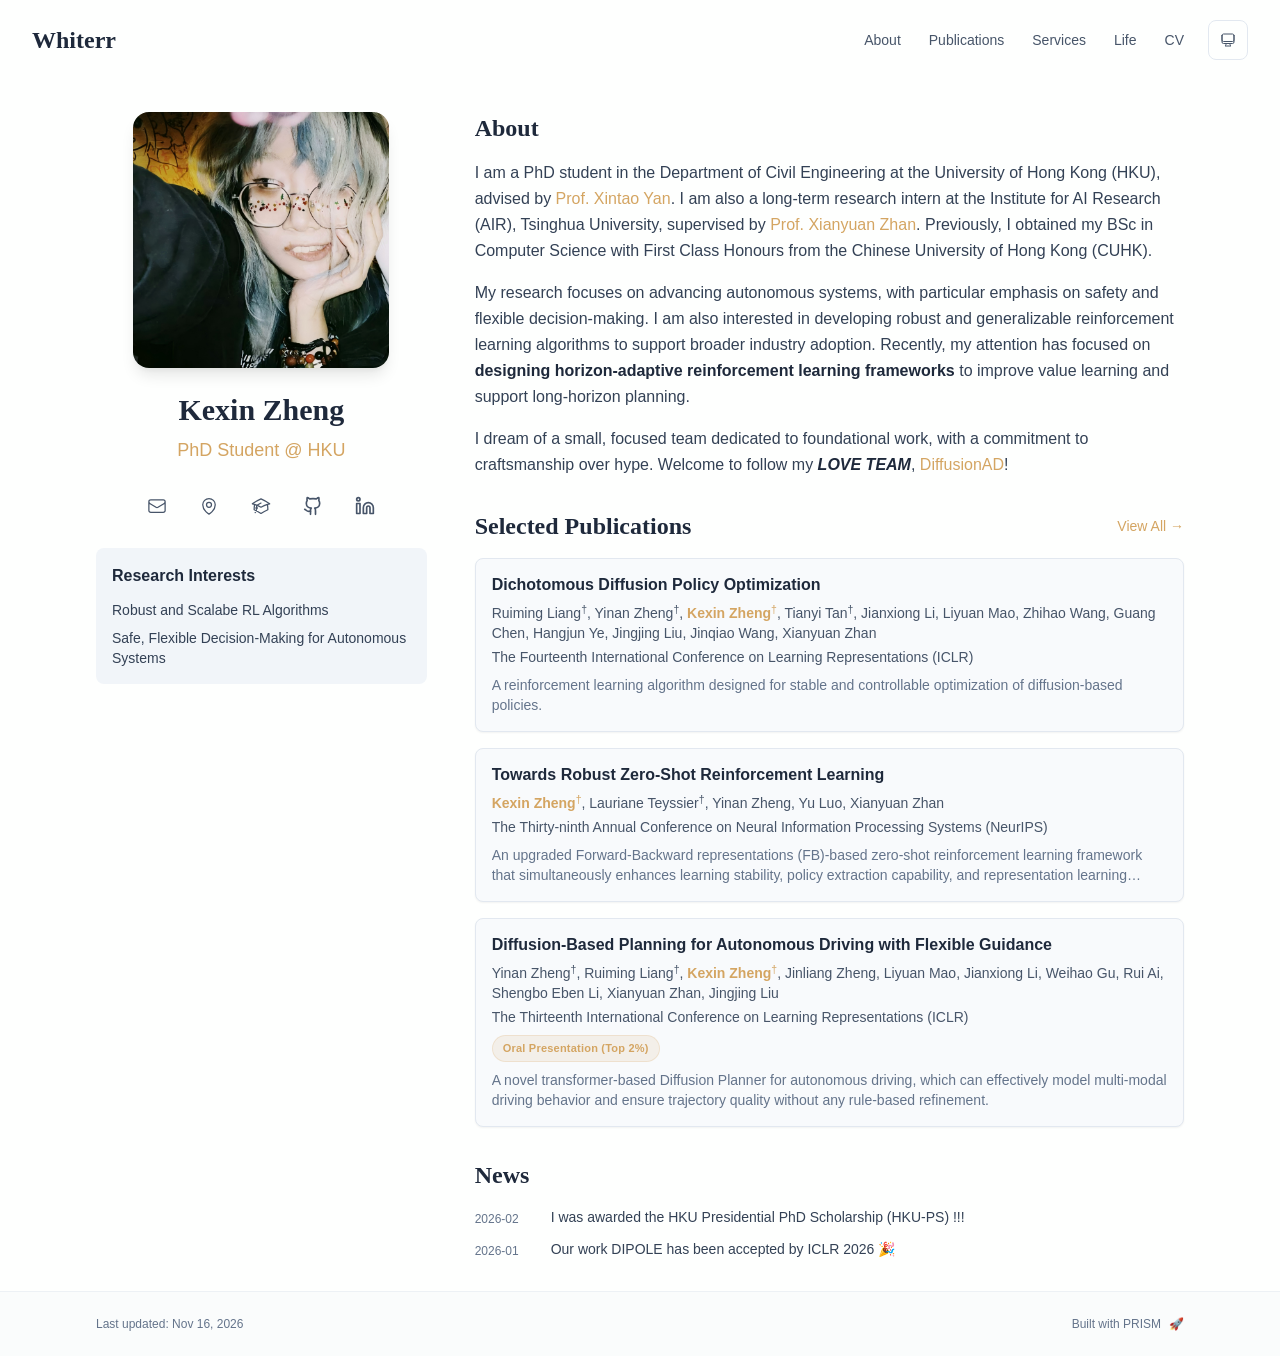
<file: index.html>
<!DOCTYPE html><html lang="en" class="scroll-smooth"><head><meta charSet="utf-8"/><meta name="viewport" content="width=device-width, initial-scale=1"/><link rel="preload" as="image" href="/bio.jpg"/><link rel="stylesheet" href="/_next/static/css/f4b701fb5fc42ae4.css" data-precedence="next"/><link rel="preload" as="script" fetchPriority="low" href="/_next/static/chunks/webpack-679b75d1c4c2027c.js"/><script src="/_next/static/chunks/4bd1b696-70b6d399998de86a.js" async=""></script><script src="/_next/static/chunks/684-5aaa8290a129f299.js" async=""></script><script src="/_next/static/chunks/main-app-18725a5e8043c5b7.js" async=""></script><script src="/_next/static/chunks/461-a9a5d7b05a71d978.js" async=""></script><script src="/_next/static/chunks/874-6cc630662f3664af.js" async=""></script><script src="/_next/static/chunks/291-e39730cc9327e39b.js" async=""></script><script src="/_next/static/chunks/app/layout-f47ed4cefe265c3a.js" async=""></script><script src="/_next/static/chunks/178-595a94b9af1e67b5.js" async=""></script><script src="/_next/static/chunks/748-90fc307eb6cb0c21.js" async=""></script><script src="/_next/static/chunks/app/page-546f337a4bda7644.js" async=""></script><link rel="icon" href="/kkd.jpg" type="image/svg+xml"/><link rel="dns-prefetch" href="https://jialeliu.com"/><link rel="preconnect" href="https://jialeliu.com" crossorigin=""/><link rel="preload" as="font" type="font/woff2" href="https://jialeliu.com/fonts/georgiab.woff2" crossorigin=""/><script>
              try {
                const theme = localStorage.getItem('theme-storage');
                const parsed = theme ? JSON.parse(theme) : null;
                const setting = parsed?.state?.theme || 'system';
                const prefersDark = typeof window !== 'undefined' && window.matchMedia && window.matchMedia('(prefers-color-scheme: dark)').matches;
                const effective = setting === 'dark' ? 'dark' : (setting === 'light' ? 'light' : (prefersDark ? 'dark' : 'light'));
                var root = document.documentElement;
                root.classList.add(effective);
                root.setAttribute('data-theme', effective);
              } catch (e) {
                var root = document.documentElement;
                root.classList.add('light');
                root.setAttribute('data-theme', 'light');
              }
            </script><script>
    try {
      const cfg = {"enabled":false,"locales":["en"],"defaultLocale":"en","mode":"fixed","fixedLocale":"en","persist":false,"switcher":false,"labels":{"en":"English"}};
      const storageKey = 'locale-storage';
      const normalize = (value) => typeof value === 'string' ? value.trim().replace('_', '-').toLowerCase() : '';
      const matchLocale = (candidate) => {
        const normalized = normalize(candidate);
        if (!normalized) return null;
        if (cfg.locales.includes(normalized)) return normalized;
        const language = normalized.split('-')[0];
        if (cfg.locales.includes(language)) return language;
        return null;
      };

      let resolved = null;

      if (!cfg.enabled) {
        resolved = cfg.defaultLocale;
      } else if (cfg.persist) {
        resolved = matchLocale(localStorage.getItem(storageKey));
      }

      if (!resolved) {
        if (cfg.mode === 'fixed') {
          resolved = cfg.fixedLocale;
        } else {
          resolved = matchLocale(navigator.language);
        }
      }

      if (!resolved) {
        resolved = cfg.defaultLocale;
      }

      const root = document.documentElement;
      root.lang = resolved;
      root.setAttribute('data-locale', resolved);

      if (cfg.persist) {
        localStorage.setItem(storageKey, resolved);
      }
    } catch (e) {
      const root = document.documentElement;
      root.lang = 'en';
      root.setAttribute('data-locale', 'en');
    }
  </script><title>Whiterr</title><meta name="description" content="PhD student @ HKU."/><meta name="author" content="Kexin Zheng"/><meta name="keywords" content="Kexin Zheng,PhD,Research,"/><meta name="creator" content="Kexin Zheng"/><meta name="publisher" content="Kexin Zheng"/><meta property="og:title" content="Whiterr"/><meta property="og:description" content="PhD student @ HKU."/><meta property="og:site_name" content="Kexin Zheng&#x27;s Academic Website"/><meta property="og:locale" content="en_US"/><meta property="og:type" content="website"/><meta name="twitter:card" content="summary"/><meta name="twitter:title" content="Whiterr"/><meta name="twitter:description" content="PhD student @ HKU."/><link rel="icon" href="/kkd.jpg"/><script>document.querySelectorAll('body link[rel="icon"], body link[rel="apple-touch-icon"]').forEach(el => document.head.appendChild(el))</script><script src="/_next/static/chunks/polyfills-42372ed130431b0a.js" noModule=""></script></head><body class="font-sans antialiased"><div style="visibility:hidden"><nav class="fixed top-0 left-0 right-0 z-50" data-headlessui-state=""><div class="transition-all duration-300 ease-out bg-transparent" style="transform:translateY(-100px)"><div class="max-w-7xl mx-auto px-4 sm:px-6 lg:px-8"><div class="flex justify-between items-center h-16 lg:h-20"><div class="flex-shrink-0" tabindex="0"><a class="text-xl lg:text-2xl font-serif font-semibold text-primary hover:text-accent transition-colors duration-200" href="/">Whiterr</a></div><div class="hidden lg:block"><div class="ml-10 flex items-center space-x-3"><div class="relative flex items-baseline space-x-1"><a data-nav-href="/" class="relative px-3 py-2 text-sm font-medium rounded-lg transition-colors duration-150 text-primary" href="/">About</a><a data-nav-href="/publications" class="relative px-3 py-2 text-sm font-medium rounded-lg transition-colors duration-150 text-neutral-600" href="/publications/">Publications</a><a data-nav-href="/services" class="relative px-3 py-2 text-sm font-medium rounded-lg transition-colors duration-150 text-neutral-600" href="/services/">Services</a><a data-nav-href="/life" class="relative px-3 py-2 text-sm font-medium rounded-lg transition-colors duration-150 text-neutral-600" href="/life/">Life</a><a data-nav-href="/cv" class="relative px-3 py-2 text-sm font-medium rounded-lg transition-colors duration-150 text-neutral-600" href="/cv/">CV</a></div><div class="flex items-center justify-center w-10 h-10 rounded-lg border border-neutral-200 dark:border-[rgba(148,163,184,0.24)] bg-background dark:bg-neutral-800"><div class="w-4 h-4 rounded-full bg-neutral-300 animate-pulse"></div></div></div></div><div class="lg:hidden flex items-center space-x-2"><div class="flex items-center justify-center w-10 h-10 rounded-lg border border-neutral-200 dark:border-[rgba(148,163,184,0.24)] bg-background dark:bg-neutral-800"><div class="w-4 h-4 rounded-full bg-neutral-300 animate-pulse"></div></div><button class="inline-flex items-center justify-center p-2 rounded-md text-neutral-600 hover:text-primary hover:bg-neutral-100 dark:hover:bg-neutral-800 focus:outline-none focus:ring-2 focus:ring-inset focus:ring-accent transition-colors duration-200" id="headlessui-disclosure-button-«R7pdb»" type="button" aria-expanded="false" data-headlessui-state=""><span class="sr-only">Open main menu</span><div><svg xmlns="http://www.w3.org/2000/svg" fill="none" viewBox="0 0 24 24" stroke-width="1.5" stroke="currentColor" aria-hidden="true" data-slot="icon" class="block h-6 w-6"><path stroke-linecap="round" stroke-linejoin="round" d="M3.75 6.75h16.5M3.75 12h16.5m-16.5 5.25h16.5"></path></svg></div></button></div></div></div></div></nav><main class="min-h-screen pt-16 lg:pt-20"><div class="max-w-6xl mx-auto px-4 sm:px-6 lg:px-8 py-8 bg-background min-h-screen"><div class="grid grid-cols-1 lg:grid-cols-3 gap-12"><div class="lg:col-span-1"><div class="sticky top-8" style="opacity:0;transform:translateY(20px)"><div class="w-64 h-64 mx-auto mb-6 rounded-2xl overflow-hidden shadow-lg hover:shadow-xl transition-all duration-200 hover:scale-105"><img alt="Kexin Zheng" width="256" height="256" decoding="async" data-nimg="1" class="w-full h-full object-cover object-[32%_center]" style="color:transparent" src="/bio.jpg"/></div><div class="text-center mb-6"><h1 class="text-3xl font-serif font-bold text-primary mb-2">Kexin Zheng</h1><p class="text-lg text-accent font-medium mb-1">PhD Student @ HKU</p><p class="text-neutral-600 mb-2"></p></div><div class="flex flex-wrap justify-center gap-3 sm:gap-4 mb-6 relative px-2"><div class="relative"><button class="p-2 sm:p-2 transition-colors duration-200 text-neutral-600 dark:text-neutral-400 hover:text-accent" aria-label="Email"><svg xmlns="http://www.w3.org/2000/svg" fill="none" viewBox="0 0 24 24" stroke-width="1.5" stroke="currentColor" aria-hidden="true" data-slot="icon" class="h-5 w-5"><path stroke-linecap="round" stroke-linejoin="round" d="M21.75 6.75v10.5a2.25 2.25 0 0 1-2.25 2.25h-15a2.25 2.25 0 0 1-2.25-2.25V6.75m19.5 0A2.25 2.25 0 0 0 19.5 4.5h-15a2.25 2.25 0 0 0-2.25 2.25m19.5 0v.243a2.25 2.25 0 0 1-1.07 1.916l-7.5 4.615a2.25 2.25 0 0 1-2.36 0L3.32 8.91a2.25 2.25 0 0 1-1.07-1.916V6.75"></path></svg></button></div><div class="relative"><button class="p-2 sm:p-2 transition-colors duration-200 text-neutral-600 dark:text-neutral-400 hover:text-accent" aria-label="Location"><svg xmlns="http://www.w3.org/2000/svg" fill="none" viewBox="0 0 24 24" stroke-width="1.5" stroke="currentColor" aria-hidden="true" data-slot="icon" class="h-5 w-5"><path stroke-linecap="round" stroke-linejoin="round" d="M15 10.5a3 3 0 1 1-6 0 3 3 0 0 1 6 0Z"></path><path stroke-linecap="round" stroke-linejoin="round" d="M19.5 10.5c0 7.142-7.5 11.25-7.5 11.25S4.5 17.642 4.5 10.5a7.5 7.5 0 1 1 15 0Z"></path></svg></button></div><a href="https://scholar.google.com/citations?hl=en&amp;user=aIaHPOQAAAAJ" target="_blank" rel="noopener noreferrer" class="p-2 sm:p-2 text-neutral-600 dark:text-neutral-400 hover:text-accent transition-colors duration-200" aria-label="Google Scholar"><svg xmlns="http://www.w3.org/2000/svg" fill="none" viewBox="0 0 24 24" stroke-width="1.5" stroke="currentColor" aria-hidden="true" data-slot="icon" class="h-5 w-5"><path stroke-linecap="round" stroke-linejoin="round" d="M4.26 10.147a60.438 60.438 0 0 0-.491 6.347A48.62 48.62 0 0 1 12 20.904a48.62 48.62 0 0 1 8.232-4.41 60.46 60.46 0 0 0-.491-6.347m-15.482 0a50.636 50.636 0 0 0-2.658-.813A59.906 59.906 0 0 1 12 3.493a59.903 59.903 0 0 1 10.399 5.84c-.896.248-1.783.52-2.658.814m-15.482 0A50.717 50.717 0 0 1 12 13.489a50.702 50.702 0 0 1 7.74-3.342M6.75 15a.75.75 0 1 0 0-1.5.75.75 0 0 0 0 1.5Zm0 0v-3.675A55.378 55.378 0 0 1 12 8.443m-7.007 11.55A5.981 5.981 0 0 0 6.75 15.75v-1.5"></path></svg></a><a href="https://github.com/Whiterrrrr" target="_blank" rel="noopener noreferrer" class="p-2 sm:p-2 text-neutral-600 dark:text-neutral-400 hover:text-accent transition-colors duration-200" aria-label="GitHub"><svg xmlns="http://www.w3.org/2000/svg" width="24" height="24" viewBox="0 0 24 24" fill="none" stroke="currentColor" stroke-width="2" stroke-linecap="round" stroke-linejoin="round" class="lucide lucide-github h-5 w-5" aria-hidden="true"><path d="M15 22v-4a4.8 4.8 0 0 0-1-3.5c3 0 6-2 6-5.5.08-1.25-.27-2.48-1-3.5.28-1.15.28-2.35 0-3.5 0 0-1 0-3 1.5-2.64-.5-5.36-.5-8 0C6 2 5 2 5 2c-.3 1.15-.3 2.35 0 3.5A5.403 5.403 0 0 0 4 9c0 3.5 3 5.5 6 5.5-.39.49-.68 1.05-.85 1.65-.17.6-.22 1.23-.15 1.85v4"></path><path d="M9 18c-4.51 2-5-2-7-2"></path></svg></a><a href="https://www.linkedin.com/in/kexin-zheng-934a41242" target="_blank" rel="noopener noreferrer" class="p-2 sm:p-2 text-neutral-600 dark:text-neutral-400 hover:text-accent transition-colors duration-200" aria-label="LinkedIn"><svg xmlns="http://www.w3.org/2000/svg" width="24" height="24" viewBox="0 0 24 24" fill="none" stroke="currentColor" stroke-width="2" stroke-linecap="round" stroke-linejoin="round" class="lucide lucide-linkedin h-5 w-5" aria-hidden="true"><path d="M16 8a6 6 0 0 1 6 6v7h-4v-7a2 2 0 0 0-2-2 2 2 0 0 0-2 2v7h-4v-7a6 6 0 0 1 6-6z"></path><rect width="4" height="12" x="2" y="9"></rect><circle cx="4" cy="4" r="2"></circle></svg></a></div><div class="bg-neutral-100 dark:bg-neutral-800 rounded-lg p-4 mb-6 hover:shadow-lg transition-all duration-200 hover:scale-[1.02]"><h3 class="font-semibold text-primary mb-3">Research Interests</h3><div class="space-y-2 text-sm text-neutral-700 dark:text-neutral-500"><div>Robust and Scalabe RL Algorithms</div><div>Safe, Flexible Decision-Making for Autonomous Systems</div></div></div></div></div><div class="lg:col-span-2 space-y-8"><section id="about" class="scroll-mt-24 space-y-8"><section style="opacity:0;transform:translateY(20px)"><h2 class="text-2xl font-serif font-bold text-primary mb-4">About</h2><div class="text-neutral-700 dark:text-neutral-600 leading-relaxed"><p class="mb-4 last:mb-0">I am a PhD student in the Department of Civil Engineering at the University of Hong Kong (HKU), advised by <a href="https://www.civil.hku.hk/pp-yanxt.html" node="[object Object]" target="_blank" rel="noopener noreferrer" class="text-accent font-medium transition-all duration-200 rounded hover:bg-accent/10 hover:shadow-sm">Prof. Xintao Yan</a>. I am also a long-term research intern at the Institute for AI Research (AIR), Tsinghua University, supervised by <a href="https://air-dream.netlify.app/author/xianyuan-zhan/" node="[object Object]" target="_blank" rel="noopener noreferrer" class="text-accent font-medium transition-all duration-200 rounded hover:bg-accent/10 hover:shadow-sm">Prof. Xianyuan Zhan</a>. Previously, I obtained my BSc in Computer Science with First Class Honours from the Chinese University of Hong Kong (CUHK).</p>
<p class="mb-4 last:mb-0">My research focuses on advancing autonomous systems, with particular emphasis on safety and flexible decision-making. I am also interested in developing robust and generalizable reinforcement learning algorithms to support broader industry adoption. Recently, my attention has focused on <strong class="font-semibold text-primary">designing horizon-adaptive reinforcement learning frameworks</strong> to improve value learning and support long-horizon planning.</p>
<p class="mb-4 last:mb-0">I dream of a small, focused team dedicated to foundational work, with a commitment to craftsmanship over hype. Welcome to follow my <em class="italic text-neutral-600 dark:text-neutral-500"><strong class="font-semibold text-primary">LOVE TEAM</strong></em>, <a href="https://github.com/DiffusionAD" node="[object Object]" target="_blank" rel="noopener noreferrer" class="text-accent font-medium transition-all duration-200 rounded hover:bg-accent/10 hover:shadow-sm">DiffusionAD</a>!</p></div></section><section style="opacity:0;transform:translateY(20px)"><div class="flex items-center justify-between mb-4"><h2 class="text-2xl font-serif font-bold text-primary">Selected Publications</h2><a class="text-accent hover:text-accent-dark text-sm font-medium transition-all duration-200 rounded hover:bg-accent/10 hover:shadow-sm" href="/publications/">View All<!-- --> →</a></div><div class="space-y-4"><div class="bg-neutral-50 dark:bg-neutral-800 p-4 rounded-lg shadow-sm border border-neutral-200 dark:border-[rgba(148,163,184,0.24)] hover:shadow-lg transition-all duration-200 hover:scale-[1.02]" style="opacity:0;transform:translateY(20px)"><h3 class="font-semibold text-primary mb-2 leading-tight">Dichotomous Diffusion Policy Optimization</h3><p class="text-sm text-neutral-600 dark:text-neutral-500 mb-1"><span><span class=" ">Ruiming Liang</span><sup class="ml-0 text-neutral-600 dark:text-neutral-500">†</sup>, </span><span><span class=" ">Yinan Zheng</span><sup class="ml-0 text-neutral-600 dark:text-neutral-500">†</sup>, </span><span><span class="font-semibold text-accent ">Kexin Zheng</span><sup class="ml-0 text-accent">†</sup>, </span><span><span class=" ">Tianyi Tan</span><sup class="ml-0 text-neutral-600 dark:text-neutral-500">†</sup>, </span><span><span class=" ">Jianxiong Li</span>, </span><span><span class=" ">Liyuan Mao</span>, </span><span><span class=" ">Zhihao Wang</span>, </span><span><span class=" ">Guang Chen</span>, </span><span><span class=" ">Hangjun Ye</span>, </span><span><span class=" ">Jingjing Liu</span>, </span><span><span class=" ">Jinqiao Wang</span>, </span><span><span class=" ">Xianyuan Zhan</span></span></p><p class="text-sm text-neutral-600 dark:text-neutral-500 mb-2">The Fourteenth International Conference on Learning Representations (ICLR)</p><p class="text-sm text-neutral-500 dark:text-neutral-500 line-clamp-2">A reinforcement learning algorithm designed for stable and controllable optimization of diffusion-based policies.</p></div><div class="bg-neutral-50 dark:bg-neutral-800 p-4 rounded-lg shadow-sm border border-neutral-200 dark:border-[rgba(148,163,184,0.24)] hover:shadow-lg transition-all duration-200 hover:scale-[1.02]" style="opacity:0;transform:translateY(20px)"><h3 class="font-semibold text-primary mb-2 leading-tight">Towards Robust Zero-Shot Reinforcement Learning</h3><p class="text-sm text-neutral-600 dark:text-neutral-500 mb-1"><span><span class="font-semibold text-accent ">Kexin Zheng</span><sup class="ml-0 text-accent">†</sup>, </span><span><span class=" ">Lauriane Teyssier</span><sup class="ml-0 text-neutral-600 dark:text-neutral-500">†</sup>, </span><span><span class=" ">Yinan Zheng</span>, </span><span><span class=" ">Yu Luo</span>, </span><span><span class=" ">Xianyuan Zhan</span></span></p><p class="text-sm text-neutral-600 dark:text-neutral-500 mb-2">The Thirty-ninth Annual Conference on Neural Information Processing Systems (NeurIPS)</p><p class="text-sm text-neutral-500 dark:text-neutral-500 line-clamp-2">An upgraded Forward-Backward representations (FB)-based zero-shot reinforcement learning framework that simultaneously enhances learning stability, policy extraction capability, and representation learning quality.</p></div><div class="bg-neutral-50 dark:bg-neutral-800 p-4 rounded-lg shadow-sm border border-neutral-200 dark:border-[rgba(148,163,184,0.24)] hover:shadow-lg transition-all duration-200 hover:scale-[1.02]" style="opacity:0;transform:translateY(20px)"><h3 class="font-semibold text-primary mb-2 leading-tight">Diffusion-Based Planning for Autonomous Driving with Flexible Guidance</h3><p class="text-sm text-neutral-600 dark:text-neutral-500 mb-1"><span><span class=" ">Yinan Zheng</span><sup class="ml-0 text-neutral-600 dark:text-neutral-500">†</sup>, </span><span><span class=" ">Ruiming Liang</span><sup class="ml-0 text-neutral-600 dark:text-neutral-500">†</sup>, </span><span><span class="font-semibold text-accent ">Kexin Zheng</span><sup class="ml-0 text-accent">†</sup>, </span><span><span class=" ">Jinliang Zheng</span>, </span><span><span class=" ">Liyuan Mao</span>, </span><span><span class=" ">Jianxiong Li</span>, </span><span><span class=" ">Weihao Gu</span>, </span><span><span class=" ">Rui Ai</span>, </span><span><span class=" ">Shengbo Eben Li</span>, </span><span><span class=" ">Xianyuan Zhan</span>, </span><span><span class=" ">Jingjing Liu</span></span></p><p class="text-sm text-neutral-600 dark:text-neutral-500 mb-2">The Thirteenth International Conference on Learning Representations (ICLR)</p><div class="flex flex-wrap gap-2 mb-2"><span class="inline-flex items-center rounded-full bg-accent/12 px-2.5 py-1 text-[11px] font-semibold tracking-[0.02em] text-accent border border-accent/20">Oral Presentation (Top 2%)</span></div><p class="text-sm text-neutral-500 dark:text-neutral-500 line-clamp-2">A novel transformer-based Diffusion Planner for autonomous driving, which can effectively model multi-modal driving behavior and ensure trajectory quality without any rule-based refinement.</p></div></div></section><section style="opacity:0;transform:translateY(20px)"><h2 class="text-2xl font-serif font-bold text-primary mb-4">News</h2><div class="space-y-3"><div class="flex items-start space-x-3"><span class="text-xs text-neutral-500 mt-1 w-16 flex-shrink-0">2026-02</span><p class="text-sm text-neutral-700">I was awarded the HKU Presidential PhD Scholarship (HKU-PS) !!!</p></div><div class="flex items-start space-x-3"><span class="text-xs text-neutral-500 mt-1 w-16 flex-shrink-0">2026-01</span><p class="text-sm text-neutral-700">Our work DIPOLE has been accepted by ICLR 2026 🎉</p></div></div></section></section></div></div></div><!--$--><!--/$--><!--$--><!--/$--></main><footer class="border-t border-neutral-200/50 bg-neutral-50/50 dark:bg-neutral-900/50 dark:border-neutral-700/50"><div class="max-w-6xl mx-auto px-4 sm:px-6 lg:px-8 py-6"><div class="flex flex-col sm:flex-row justify-between items-center gap-2"><p class="text-xs text-neutral-500">Last updated<!-- -->: <!-- -->Nov 16, 2026</p><p class="text-xs text-neutral-500 flex items-center"><a href="https://github.com/xyjoey/PRISM" target="_blank" rel="noopener noreferrer">Built with PRISM</a><span class="ml-2">🚀</span></p></div></div></footer></div><script src="/_next/static/chunks/webpack-679b75d1c4c2027c.js" async=""></script><script>(self.__next_f=self.__next_f||[]).push([0])</script><script>self.__next_f.push([1,"1:\"$Sreact.fragment\"\n3:I[3719,[\"461\",\"static/chunks/461-a9a5d7b05a71d978.js\",\"874\",\"static/chunks/874-6cc630662f3664af.js\",\"291\",\"static/chunks/291-e39730cc9327e39b.js\",\"177\",\"static/chunks/app/layout-f47ed4cefe265c3a.js\"],\"ThemeProvider\"]\n4:I[310,[\"461\",\"static/chunks/461-a9a5d7b05a71d978.js\",\"874\",\"static/chunks/874-6cc630662f3664af.js\",\"291\",\"static/chunks/291-e39730cc9327e39b.js\",\"177\",\"static/chunks/app/layout-f47ed4cefe265c3a.js\"],\"LocaleProvider\"]\n5:I[4574,[\"461\",\"static/chunks/461-a9a5d7b05a71d978.js\",\"874\",\"static/chunks/874-6cc630662f3664af.js\",\"291\",\"static/chunks/291-e39730cc9327e39b.js\",\"177\",\"static/chunks/app/layout-f47ed4cefe265c3a.js\"],\"default\"]\n6:I[7555,[],\"\"]\n7:I[1295,[],\"\"]\n8:I[2548,[\"461\",\"static/chunks/461-a9a5d7b05a71d978.js\",\"874\",\"static/chunks/874-6cc630662f3664af.js\",\"291\",\"static/chunks/291-e39730cc9327e39b.js\",\"177\",\"static/chunks/app/layout-f47ed4cefe265c3a.js\"],\"default\"]\n9:I[6613,[\"461\",\"static/chunks/461-a9a5d7b05a71d978.js\",\"178\",\"static/chunks/178-595a94b9af1e67b5.js\",\"874\",\"static/chunks/874-6cc630662f3664af.js\",\"748\",\"static/chunks/748-90fc307eb6cb0c21.js\",\"974\",\"static/chunks/app/page-546f337a4bda7644.js\"],\"default\"]\nb:I[9665,[],\"MetadataBoundary\"]\nd:I[9665,[],\"OutletBoundary\"]\n10:I[4911,[],\"AsyncMetadataOutlet\"]\n12:I[9665,[],\"ViewportBoundary\"]\n14:I[6614,[],\"\"]\n:HL[\"/_next/static/css/f4b701fb5fc42ae4.css\",\"style\"]\n2:T5c8,\n    try {\n      const cfg = {\"enabled\":false,\"locales\":[\"en\"],\"defaultLocale\":\"en\",\"mode\":\"fixed\",\"fixedLocale\":\"en\",\"persist\":false,\"switcher\":false,\"labels\":{\"en\":\"English\"}};\n      const storageKey = 'locale-storage';\n      const normalize = (value) =\u003e typeof value === 'string' ? value.trim().replace('_', '-').toLowerCase() : '';\n      const matchLocale = (candidate) =\u003e {\n        const normalized = normalize(candidate);\n        if (!normalized) return null;\n        if (cfg.locales.includes(normalized)) return normalized;\n        const language = normalized.split('-')[0];\n        if (cfg.locales.includes(language)) return language;\n        return null;\n "])</script><script>self.__next_f.push([1,"     };\n\n      let resolved = null;\n\n      if (!cfg.enabled) {\n        resolved = cfg.defaultLocale;\n      } else if (cfg.persist) {\n        resolved = matchLocale(localStorage.getItem(storageKey));\n      }\n\n      if (!resolved) {\n        if (cfg.mode === 'fixed') {\n          resolved = cfg.fixedLocale;\n        } else {\n          resolved = matchLocale(navigator.language);\n        }\n      }\n\n      if (!resolved) {\n        resolved = cfg.defaultLocale;\n      }\n\n      const root = document.documentElement;\n      root.lang = resolved;\n      root.setAttribute('data-locale', resolved);\n\n      if (cfg.persist) {\n        localStorage.setItem(storageKey, resolved);\n      }\n    } catch (e) {\n      const root = document.documentElement;\n      root.lang = 'en';\n      root.setAttribute('data-locale', 'en');\n    }\n  a:T443,I am a PhD student in the Department of Civil Engineering at the University of Hong Kong (HKU), advised by [Prof. Xintao Yan](https://www.civil.hku.hk/pp-yanxt.html). I am also a long-term research intern at the Institute for AI Research (AIR), Tsinghua University, supervised by [Prof. Xianyuan Zhan](https://air-dream.netlify.app/author/xianyuan-zhan/). Previously, I obtained my BSc in Computer Science with First Class Honours from the Chinese University of Hong Kong (CUHK).\n\nMy research focuses on advancing autonomous systems, with particular emphasis on safety and flexible decision-making. I am also interested in developing robust and generalizable reinforcement learning algorithms to support broader industry adoption. Recently, my attention has focused on **designing horizon-adaptive reinforcement learning frameworks** to improve value learning and support long-horizon planning.\n\nI dream of a small, focused team dedicated to foundational work, with a commitment to craftsmanship over hype. Welcome to follow my ***LOVE TEAM***, [DiffusionAD](https://github.com/DiffusionAD)!"])</script><script>self.__next_f.push([1,"0:{\"P\":null,\"b\":\"kJjWhO1VRrqjpAgzRyE3N\",\"p\":\"\",\"c\":[\"\",\"\"],\"i\":false,\"f\":[[[\"\",{\"children\":[\"__PAGE__\",{}]},\"$undefined\",\"$undefined\",true],[\"\",[\"$\",\"$1\",\"c\",{\"children\":[[[\"$\",\"link\",\"0\",{\"rel\":\"stylesheet\",\"href\":\"/_next/static/css/f4b701fb5fc42ae4.css\",\"precedence\":\"next\",\"crossOrigin\":\"$undefined\",\"nonce\":\"$undefined\"}]],[\"$\",\"html\",null,{\"lang\":\"en\",\"className\":\"scroll-smooth\",\"suppressHydrationWarning\":true,\"children\":[[\"$\",\"head\",null,{\"children\":[[\"$\",\"link\",null,{\"rel\":\"icon\",\"href\":\"/kkd.jpg\",\"type\":\"image/svg+xml\"}],[\"$\",\"link\",null,{\"rel\":\"dns-prefetch\",\"href\":\"https://jialeliu.com\"}],[\"$\",\"link\",null,{\"rel\":\"preconnect\",\"href\":\"https://jialeliu.com\",\"crossOrigin\":\"\"}],[\"$\",\"link\",null,{\"rel\":\"preload\",\"as\":\"font\",\"type\":\"font/woff2\",\"href\":\"https://jialeliu.com/fonts/georgiab.woff2\",\"crossOrigin\":\"\"}],[\"$\",\"script\",null,{\"dangerouslySetInnerHTML\":{\"__html\":\"\\n              try {\\n                const theme = localStorage.getItem('theme-storage');\\n                const parsed = theme ? JSON.parse(theme) : null;\\n                const setting = parsed?.state?.theme || 'system';\\n                const prefersDark = typeof window !== 'undefined' \u0026\u0026 window.matchMedia \u0026\u0026 window.matchMedia('(prefers-color-scheme: dark)').matches;\\n                const effective = setting === 'dark' ? 'dark' : (setting === 'light' ? 'light' : (prefersDark ? 'dark' : 'light'));\\n                var root = document.documentElement;\\n                root.classList.add(effective);\\n                root.setAttribute('data-theme', effective);\\n              } catch (e) {\\n                var root = document.documentElement;\\n                root.classList.add('light');\\n                root.setAttribute('data-theme', 'light');\\n              }\\n            \"}}],[\"$\",\"script\",null,{\"dangerouslySetInnerHTML\":{\"__html\":\"$2\"}}]]}],[\"$\",\"body\",null,{\"className\":\"font-sans antialiased\",\"children\":[\"$\",\"$L3\",null,{\"children\":[\"$\",\"$L4\",null,{\"config\":{\"enabled\":false,\"locales\":[\"en\"],\"defaultLocale\":\"en\",\"mode\":\"fixed\",\"fixedLocale\":\"en\",\"persist\":false,\"switcher\":false,\"labels\":{\"en\":\"English\"}},\"children\":[[\"$\",\"$L5\",null,{\"items\":[{\"title\":\"About\",\"type\":\"page\",\"target\":\"about\",\"href\":\"/\"},{\"title\":\"Publications\",\"type\":\"page\",\"target\":\"publications\",\"href\":\"/publications\"},{\"title\":\"Services\",\"type\":\"page\",\"target\":\"services\",\"href\":\"/services\"},{\"title\":\"Life\",\"type\":\"page\",\"target\":\"life\",\"href\":\"/life\"},{\"title\":\"CV\",\"type\":\"page\",\"target\":\"cv\",\"href\":\"/cv\"}],\"siteTitle\":\"Whiterr\",\"enableOnePageMode\":false,\"i18n\":\"$0:f:0:1:1:props:children:1:props:children:1:props:children:props:children:props:config\",\"itemsByLocale\":{\"en\":[{\"title\":\"About\",\"type\":\"page\",\"target\":\"about\",\"href\":\"/\"},{\"title\":\"Publications\",\"type\":\"page\",\"target\":\"publications\",\"href\":\"/publications\"},{\"title\":\"Services\",\"type\":\"page\",\"target\":\"services\",\"href\":\"/services\"},{\"title\":\"Life\",\"type\":\"page\",\"target\":\"life\",\"href\":\"/life\"},{\"title\":\"CV\",\"type\":\"page\",\"target\":\"cv\",\"href\":\"/cv\"}]},\"siteTitleByLocale\":{\"en\":\"Whiterr\"}}],[\"$\",\"main\",null,{\"className\":\"min-h-screen pt-16 lg:pt-20\",\"children\":[\"$\",\"$L6\",null,{\"parallelRouterKey\":\"children\",\"error\":\"$undefined\",\"errorStyles\":\"$undefined\",\"errorScripts\":\"$undefined\",\"template\":[\"$\",\"$L7\",null,{}],\"templateStyles\":\"$undefined\",\"templateScripts\":\"$undefined\",\"notFound\":[[[\"$\",\"title\",null,{\"children\":\"404: This page could not be found.\"}],[\"$\",\"div\",null,{\"style\":{\"fontFamily\":\"system-ui,\\\"Segoe UI\\\",Roboto,Helvetica,Arial,sans-serif,\\\"Apple Color Emoji\\\",\\\"Segoe UI Emoji\\\"\",\"height\":\"100vh\",\"textAlign\":\"center\",\"display\":\"flex\",\"flexDirection\":\"column\",\"alignItems\":\"center\",\"justifyContent\":\"center\"},\"children\":[\"$\",\"div\",null,{\"children\":[[\"$\",\"style\",null,{\"dangerouslySetInnerHTML\":{\"__html\":\"body{color:#000;background:#fff;margin:0}.next-error-h1{border-right:1px solid rgba(0,0,0,.3)}@media (prefers-color-scheme:dark){body{color:#fff;background:#000}.next-error-h1{border-right:1px solid rgba(255,255,255,.3)}}\"}}],[\"$\",\"h1\",null,{\"className\":\"next-error-h1\",\"style\":{\"display\":\"inline-block\",\"margin\":\"0 20px 0 0\",\"padding\":\"0 23px 0 0\",\"fontSize\":24,\"fontWeight\":500,\"verticalAlign\":\"top\",\"lineHeight\":\"49px\"},\"children\":404}],[\"$\",\"div\",null,{\"style\":{\"display\":\"inline-block\"},\"children\":[\"$\",\"h2\",null,{\"style\":{\"fontSize\":14,\"fontWeight\":400,\"lineHeight\":\"49px\",\"margin\":0},\"children\":\"This page could not be found.\"}]}]]}]}]],[]],\"forbidden\":\"$undefined\",\"unauthorized\":\"$undefined\"}]}],[\"$\",\"$L8\",null,{\"lastUpdated\":\"Nov 16, 2026\",\"lastUpdatedByLocale\":{\"en\":\"Nov 16, 2026\"},\"defaultLocale\":\"en\"}]]}]}]}]]}]]}],{\"children\":[\"__PAGE__\",[\"$\",\"$1\",\"c\",{\"children\":[[\"$\",\"$L9\",null,{\"dataByLocale\":{\"en\":{\"author\":{\"name\":\"Kexin Zheng\",\"title\":\"PhD Student @ HKU\",\"avatar\":\"/bio.jpg\"},\"social\":{\"email\":\"whiterr@link.cuhk.edu.hk\",\"location\":\"Hong Kong SAR\",\"location_details\":[\"HW @ HKU, Hong Kong SAR\",\"AIR @ THU, Beijing\"],\"google_scholar\":\"https://scholar.google.com/citations?hl=en\u0026user=aIaHPOQAAAAJ\",\"github\":\"https://github.com/Whiterrrrr\",\"linkedin\":\"https://www.linkedin.com/in/kexin-zheng-934a41242\"},\"features\":{\"enable_likes\":false,\"enable_one_page_mode\":false},\"enableOnePageMode\":false,\"researchInterests\":[\"Robust and Scalabe RL Algorithms\",\"Safe, Flexible Decision-Making for Autonomous Systems\"],\"pagesToShow\":[{\"type\":\"about\",\"id\":\"about\",\"sections\":[{\"id\":\"about\",\"type\":\"markdown\",\"source\":\"bio.md\",\"title\":\"About\",\"content\":\"$a\"},{\"id\":\"featured_publications\",\"type\":\"publications\",\"title\":\"Selected Publications\",\"filter\":\"selected\",\"limit\":5,\"publications\":[{\"id\":\"liang2026dipole\",\"title\":\"Dichotomous Diffusion Policy Optimization\",\"titleNodes\":[{\"type\":\"text\",\"text\":\"Dichotomous Diffusion Policy Optimization\"}],\"authors\":[{\"name\":\"Ruiming Liang\",\"isHighlighted\":false,\"isCorresponding\":true,\"isCoAuthor\":false},{\"name\":\"Yinan Zheng\",\"isHighlighted\":false,\"isCorresponding\":true,\"isCoAuthor\":false},{\"name\":\"Kexin Zheng\",\"isHighlighted\":true,\"isCorresponding\":true,\"isCoAuthor\":false},{\"name\":\"Tianyi Tan\",\"isHighlighted\":false,\"isCorresponding\":true,\"isCoAuthor\":false},{\"name\":\"Jianxiong Li\",\"isHighlighted\":false,\"isCorresponding\":false,\"isCoAuthor\":false},{\"name\":\"Liyuan Mao\",\"isHighlighted\":false,\"isCorresponding\":false,\"isCoAuthor\":false},{\"name\":\"Zhihao Wang\",\"isHighlighted\":false,\"isCorresponding\":false,\"isCoAuthor\":false},{\"name\":\"Guang Chen\",\"isHighlighted\":false,\"isCorresponding\":false,\"isCoAuthor\":false},{\"name\":\"Hangjun Ye\",\"isHighlighted\":false,\"isCorresponding\":false,\"isCoAuthor\":false},{\"name\":\"Jingjing Liu\",\"isHighlighted\":false,\"isCorresponding\":false,\"isCoAuthor\":false},{\"name\":\"Jinqiao Wang\",\"isHighlighted\":false,\"isCorresponding\":false,\"isCoAuthor\":false},{\"name\":\"Xianyuan Zhan\",\"isHighlighted\":false,\"isCorresponding\":false,\"isCoAuthor\":false}],\"year\":2026,\"type\":\"conference\",\"status\":\"published\",\"tags\":[],\"keywords\":\"$0:f:0:1:2:children:1:props:children:0:props:dataByLocale:en:pagesToShow:0:sections:1:publications:0:tags\",\"researchArea\":\"machine-learning\",\"journal\":\"\",\"journalNodes\":[],\"conference\":\"The Fourteenth International Conference on Learning Representations (ICLR)\",\"conferenceNodes\":[{\"type\":\"text\",\"text\":\"The Fourteenth International Conference on Learning Representations (ICLR)\"}],\"code\":\"https://github.com/LRMbbj/DIPOLE\",\"abstract\":\"\",\"description\":\"A reinforcement learning algorithm designed for stable and controllable optimization of diffusion-based policies.\",\"selected\":true,\"preview\":\"dipole.png\",\"bibtex\":\"@inproceedings{liang2026dipole,\\n  title = {Dichotomous Diffusion Policy Optimization},\\n  author = {Ruiming Liang and Yinan Zheng and Kexin Zheng and Tianyi Tan and Jianxiong Li and Liyuan Mao and Zhihao Wang and Guang Chen and Hangjun Ye and Jingjing Liu and Jinqiao Wang and Xianyuan Zhan},\\n  booktitle = {The Fourteenth International Conference on Learning Representations (ICLR)},\\n  year = {2026}\\n}\"},{\"id\":\"zheng2026towards\",\"title\":\"Towards Robust Zero-Shot Reinforcement Learning\",\"titleNodes\":[{\"type\":\"text\",\"text\":\"Towards Robust Zero-Shot Reinforcement Learning\"}],\"authors\":[{\"name\":\"Kexin Zheng\",\"isHighlighted\":true,\"isCorresponding\":true,\"isCoAuthor\":false},{\"name\":\"Lauriane Teyssier\",\"isHighlighted\":false,\"isCorresponding\":true,\"isCoAuthor\":false},{\"name\":\"Yinan Zheng\",\"isHighlighted\":false,\"isCorresponding\":false,\"isCoAuthor\":false},{\"name\":\"Yu Luo\",\"isHighlighted\":false,\"isCorresponding\":false,\"isCoAuthor\":false},{\"name\":\"Xianyuan Zhan\",\"isHighlighted\":false,\"isCorresponding\":false,\"isCoAuthor\":false}],\"year\":2025,\"type\":\"conference\",\"status\":\"published\",\"tags\":[],\"keywords\":\"$0:f:0:1:2:children:1:props:children:0:props:dataByLocale:en:pagesToShow:0:sections:1:publications:1:tags\",\"researchArea\":\"machine-learning\",\"journal\":\"\",\"journalNodes\":[],\"conference\":\"The Thirty-ninth Annual Conference on Neural Information Processing Systems (NeurIPS)\",\"conferenceNodes\":[{\"type\":\"text\",\"text\":\"The Thirty-ninth Annual Conference on Neural Information Processing Systems (NeurIPS)\"}],\"code\":\"https://github.com/Whiterrrrr/BREEZE\",\"abstract\":\"\",\"description\":\"An upgraded Forward-Backward representations (FB)-based zero-shot reinforcement learning framework that simultaneously enhances learning stability, policy extraction capability, and representation learning quality.\",\"selected\":true,\"preview\":\"breeze-curves.png\",\"bibtex\":\"@inproceedings{zheng2026towards,\\n  title = {Towards Robust Zero-Shot Reinforcement Learning},\\n  author = {Zheng, Kexin and Teyssier, Lauriane and Zheng, Yinan and Luo, Yu and Zhan, Xianyuan},\\n  booktitle = {The Thirty-ninth Annual Conference on Neural Information Processing Systems (NeurIPS)},\\n  year = {2025}\\n}\"},{\"id\":\"zheng2025diffusionbased\",\"title\":\"Diffusion-Based Planning for Autonomous Driving with Flexible Guidance\",\"titleNodes\":[{\"type\":\"text\",\"text\":\"Diffusion-Based Planning for Autonomous Driving with Flexible Guidance\"}],\"authors\":[{\"name\":\"Yinan Zheng\",\"isHighlighted\":false,\"isCorresponding\":true,\"isCoAuthor\":false},{\"name\":\"Ruiming Liang\",\"isHighlighted\":false,\"isCorresponding\":true,\"isCoAuthor\":false},{\"name\":\"Kexin Zheng\",\"isHighlighted\":true,\"isCorresponding\":true,\"isCoAuthor\":false},{\"name\":\"Jinliang Zheng\",\"isHighlighted\":false,\"isCorresponding\":false,\"isCoAuthor\":false},{\"name\":\"Liyuan Mao\",\"isHighlighted\":false,\"isCorresponding\":false,\"isCoAuthor\":false},{\"name\":\"Jianxiong Li\",\"isHighlighted\":false,\"isCorresponding\":false,\"isCoAuthor\":false},{\"name\":\"Weihao Gu\",\"isHighlighted\":false,\"isCorresponding\":false,\"isCoAuthor\":false},{\"name\":\"Rui Ai\",\"isHighlighted\":false,\"isCorresponding\":false,\"isCoAuthor\":false},{\"name\":\"Shengbo Eben Li\",\"isHighlighted\":false,\"isCorresponding\":false,\"isCoAuthor\":false},{\"name\":\"Xianyuan Zhan\",\"isHighlighted\":false,\"isCorresponding\":false,\"isCoAuthor\":false},{\"name\":\"Jingjing Liu\",\"isHighlighted\":false,\"isCorresponding\":false,\"isCoAuthor\":false}],\"year\":2025,\"type\":\"conference\",\"status\":\"published\",\"tags\":[],\"keywords\":\"$0:f:0:1:2:children:1:props:children:0:props:dataByLocale:en:pagesToShow:0:sections:1:publications:2:tags\",\"researchArea\":\"machine-learning\",\"journal\":\"\",\"journalNodes\":[],\"conference\":\"The Thirteenth International Conference on Learning Representations (ICLR)\",\"conferenceNodes\":[{\"type\":\"text\",\"text\":\"The Thirteenth International Conference on Learning Representations (ICLR)\"}],\"url\":\"https://openreview.net/forum?id=wM2sfVgMDH\",\"code\":\"https://github.com/ZhengYinan-AIR/Diffusion-Planner\",\"abstract\":\"\",\"description\":\"A novel transformer-based Diffusion Planner for autonomous driving, which can effectively model multi-modal driving behavior and ensure trajectory quality without any rule-based refinement.\",\"awards\":[\"Oral Presentation (Top 2%)\"],\"selected\":true,\"preview\":\"diffusion-planner.png\",\"bibtex\":\"@inproceedings{zheng2025diffusionbased,\\n  title = {Diffusion-Based Planning for Autonomous Driving with Flexible Guidance},\\n  author = {Yinan Zheng and Ruiming Liang and Kexin Zheng and Jinliang Zheng and Liyuan Mao and Jianxiong Li and Weihao Gu and Rui Ai and Shengbo Eben Li and Xianyuan Zhan and Jingjing Liu},\\n  booktitle = {The Thirteenth International Conference on Learning Representations (ICLR)},\\n  year = {2025},\\n  url = {https://openreview.net/forum?id=wM2sfVgMDH}\\n}\"}]},{\"id\":\"news\",\"type\":\"list\",\"title\":\"News\",\"source\":\"news.toml\",\"items\":[{\"date\":\"2026-02\",\"content\":\"I was awarded the HKU Presidential PhD Scholarship (HKU-PS) !!!\"},{\"date\":\"2026-01\",\"content\":\"Our work DIPOLE has been accepted by ICLR 2026 🎉\"}]}]}]}},\"defaultLocale\":\"en\"}],[\"$\",\"$Lb\",null,{\"children\":\"$Lc\"}],null,[\"$\",\"$Ld\",null,{\"children\":[\"$Le\",\"$Lf\",[\"$\",\"$L10\",null,{\"promise\":\"$@11\"}]]}]]}],{},null,false]},null,false],[\"$\",\"$1\",\"h\",{\"children\":[null,[\"$\",\"$1\",\"EywzoYoiby-RyqC-Gc1kK\",{\"children\":[[\"$\",\"$L12\",null,{\"children\":\"$L13\"}],null]}],null]}],false]],\"m\":\"$undefined\",\"G\":[\"$14\",\"$undefined\"],\"s\":false,\"S\":true}\n"])</script><script>self.__next_f.push([1,"15:\"$Sreact.suspense\"\n16:I[4911,[],\"AsyncMetadata\"]\nc:[\"$\",\"$15\",null,{\"fallback\":null,\"children\":[\"$\",\"$L16\",null,{\"promise\":\"$@17\"}]}]\n"])</script><script>self.__next_f.push([1,"f:null\n"])</script><script>self.__next_f.push([1,"13:[[\"$\",\"meta\",\"0\",{\"charSet\":\"utf-8\"}],[\"$\",\"meta\",\"1\",{\"name\":\"viewport\",\"content\":\"width=device-width, initial-scale=1\"}]]\ne:null\n"])</script><script>self.__next_f.push([1,"17:{\"metadata\":[[\"$\",\"title\",\"0\",{\"children\":\"Whiterr\"}],[\"$\",\"meta\",\"1\",{\"name\":\"description\",\"content\":\"PhD student @ HKU.\"}],[\"$\",\"meta\",\"2\",{\"name\":\"author\",\"content\":\"Kexin Zheng\"}],[\"$\",\"meta\",\"3\",{\"name\":\"keywords\",\"content\":\"Kexin Zheng,PhD,Research,\"}],[\"$\",\"meta\",\"4\",{\"name\":\"creator\",\"content\":\"Kexin Zheng\"}],[\"$\",\"meta\",\"5\",{\"name\":\"publisher\",\"content\":\"Kexin Zheng\"}],[\"$\",\"meta\",\"6\",{\"property\":\"og:title\",\"content\":\"Whiterr\"}],[\"$\",\"meta\",\"7\",{\"property\":\"og:description\",\"content\":\"PhD student @ HKU.\"}],[\"$\",\"meta\",\"8\",{\"property\":\"og:site_name\",\"content\":\"Kexin Zheng's Academic Website\"}],[\"$\",\"meta\",\"9\",{\"property\":\"og:locale\",\"content\":\"en_US\"}],[\"$\",\"meta\",\"10\",{\"property\":\"og:type\",\"content\":\"website\"}],[\"$\",\"meta\",\"11\",{\"name\":\"twitter:card\",\"content\":\"summary\"}],[\"$\",\"meta\",\"12\",{\"name\":\"twitter:title\",\"content\":\"Whiterr\"}],[\"$\",\"meta\",\"13\",{\"name\":\"twitter:description\",\"content\":\"PhD student @ HKU.\"}],[\"$\",\"link\",\"14\",{\"rel\":\"icon\",\"href\":\"/kkd.jpg\"}]],\"error\":null,\"digest\":\"$undefined\"}\n11:{\"metadata\":\"$17:metadata\",\"error\":null,\"digest\":\"$undefined\"}\n"])</script></body></html>
</file>
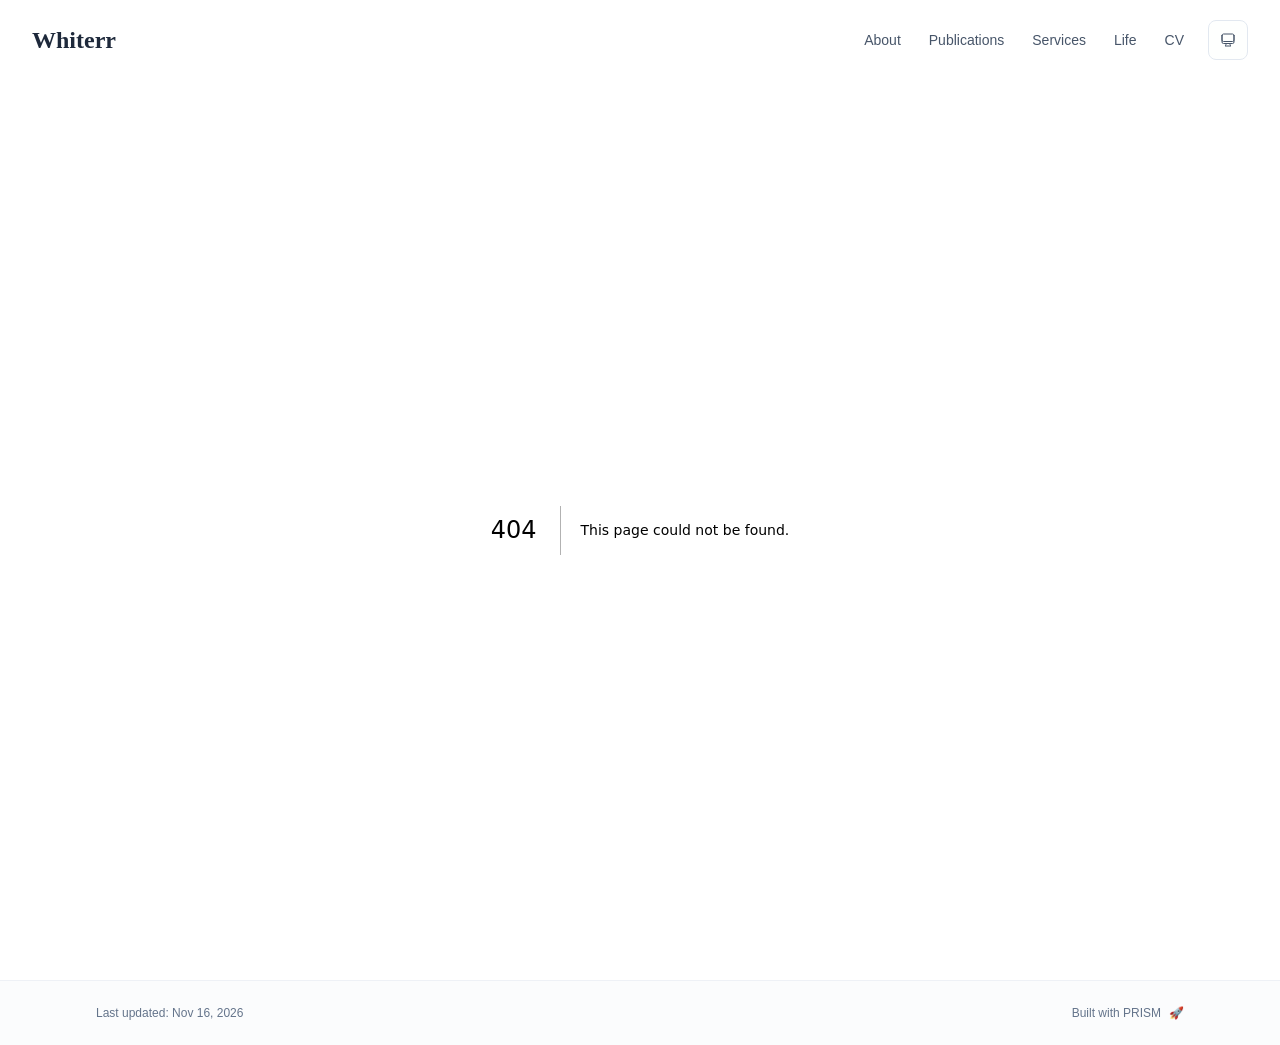
<file: 404/index.html>
<!DOCTYPE html><html lang="en" class="scroll-smooth"><head><meta charSet="utf-8"/><meta name="viewport" content="width=device-width, initial-scale=1"/><link rel="stylesheet" href="/_next/static/css/f4b701fb5fc42ae4.css" data-precedence="next"/><link rel="preload" as="script" fetchPriority="low" href="/_next/static/chunks/webpack-679b75d1c4c2027c.js"/><script src="/_next/static/chunks/4bd1b696-70b6d399998de86a.js" async=""></script><script src="/_next/static/chunks/684-5aaa8290a129f299.js" async=""></script><script src="/_next/static/chunks/main-app-18725a5e8043c5b7.js" async=""></script><script src="/_next/static/chunks/461-a9a5d7b05a71d978.js" async=""></script><script src="/_next/static/chunks/874-6cc630662f3664af.js" async=""></script><script src="/_next/static/chunks/291-e39730cc9327e39b.js" async=""></script><script src="/_next/static/chunks/app/layout-f47ed4cefe265c3a.js" async=""></script><meta name="robots" content="noindex"/><title>404: This page could not be found.</title><link rel="icon" href="/kkd.jpg" type="image/svg+xml"/><link rel="dns-prefetch" href="https://jialeliu.com"/><link rel="preconnect" href="https://jialeliu.com" crossorigin=""/><link rel="preload" as="font" type="font/woff2" href="https://jialeliu.com/fonts/georgiab.woff2" crossorigin=""/><script>
              try {
                const theme = localStorage.getItem('theme-storage');
                const parsed = theme ? JSON.parse(theme) : null;
                const setting = parsed?.state?.theme || 'system';
                const prefersDark = typeof window !== 'undefined' && window.matchMedia && window.matchMedia('(prefers-color-scheme: dark)').matches;
                const effective = setting === 'dark' ? 'dark' : (setting === 'light' ? 'light' : (prefersDark ? 'dark' : 'light'));
                var root = document.documentElement;
                root.classList.add(effective);
                root.setAttribute('data-theme', effective);
              } catch (e) {
                var root = document.documentElement;
                root.classList.add('light');
                root.setAttribute('data-theme', 'light');
              }
            </script><script>
    try {
      const cfg = {"enabled":false,"locales":["en"],"defaultLocale":"en","mode":"fixed","fixedLocale":"en","persist":false,"switcher":false,"labels":{"en":"English"}};
      const storageKey = 'locale-storage';
      const normalize = (value) => typeof value === 'string' ? value.trim().replace('_', '-').toLowerCase() : '';
      const matchLocale = (candidate) => {
        const normalized = normalize(candidate);
        if (!normalized) return null;
        if (cfg.locales.includes(normalized)) return normalized;
        const language = normalized.split('-')[0];
        if (cfg.locales.includes(language)) return language;
        return null;
      };

      let resolved = null;

      if (!cfg.enabled) {
        resolved = cfg.defaultLocale;
      } else if (cfg.persist) {
        resolved = matchLocale(localStorage.getItem(storageKey));
      }

      if (!resolved) {
        if (cfg.mode === 'fixed') {
          resolved = cfg.fixedLocale;
        } else {
          resolved = matchLocale(navigator.language);
        }
      }

      if (!resolved) {
        resolved = cfg.defaultLocale;
      }

      const root = document.documentElement;
      root.lang = resolved;
      root.setAttribute('data-locale', resolved);

      if (cfg.persist) {
        localStorage.setItem(storageKey, resolved);
      }
    } catch (e) {
      const root = document.documentElement;
      root.lang = 'en';
      root.setAttribute('data-locale', 'en');
    }
  </script><title>Whiterr</title><meta name="description" content="PhD student @ HKU."/><meta name="author" content="Kexin Zheng"/><meta name="keywords" content="Kexin Zheng,PhD,Research,"/><meta name="creator" content="Kexin Zheng"/><meta name="publisher" content="Kexin Zheng"/><meta property="og:title" content="Whiterr"/><meta property="og:description" content="PhD student @ HKU."/><meta property="og:site_name" content="Kexin Zheng&#x27;s Academic Website"/><meta property="og:locale" content="en_US"/><meta property="og:type" content="website"/><meta name="twitter:card" content="summary"/><meta name="twitter:title" content="Whiterr"/><meta name="twitter:description" content="PhD student @ HKU."/><link rel="icon" href="/kkd.jpg"/><script>document.querySelectorAll('body link[rel="icon"], body link[rel="apple-touch-icon"]').forEach(el => document.head.appendChild(el))</script><script src="/_next/static/chunks/polyfills-42372ed130431b0a.js" noModule=""></script></head><body class="font-sans antialiased"><div style="visibility:hidden"><nav class="fixed top-0 left-0 right-0 z-50" data-headlessui-state=""><div class="transition-all duration-300 ease-out bg-transparent" style="transform:translateY(-100px)"><div class="max-w-7xl mx-auto px-4 sm:px-6 lg:px-8"><div class="flex justify-between items-center h-16 lg:h-20"><div class="flex-shrink-0" tabindex="0"><a class="text-xl lg:text-2xl font-serif font-semibold text-primary hover:text-accent transition-colors duration-200" href="/">Whiterr</a></div><div class="hidden lg:block"><div class="ml-10 flex items-center space-x-3"><div class="relative flex items-baseline space-x-1"><a data-nav-href="/" class="relative px-3 py-2 text-sm font-medium rounded-lg transition-colors duration-150 text-neutral-600" href="/">About</a><a data-nav-href="/publications" class="relative px-3 py-2 text-sm font-medium rounded-lg transition-colors duration-150 text-neutral-600" href="/publications/">Publications</a><a data-nav-href="/services" class="relative px-3 py-2 text-sm font-medium rounded-lg transition-colors duration-150 text-neutral-600" href="/services/">Services</a><a data-nav-href="/life" class="relative px-3 py-2 text-sm font-medium rounded-lg transition-colors duration-150 text-neutral-600" href="/life/">Life</a><a data-nav-href="/cv" class="relative px-3 py-2 text-sm font-medium rounded-lg transition-colors duration-150 text-neutral-600" href="/cv/">CV</a></div><div class="flex items-center justify-center w-10 h-10 rounded-lg border border-neutral-200 dark:border-[rgba(148,163,184,0.24)] bg-background dark:bg-neutral-800"><div class="w-4 h-4 rounded-full bg-neutral-300 animate-pulse"></div></div></div></div><div class="lg:hidden flex items-center space-x-2"><div class="flex items-center justify-center w-10 h-10 rounded-lg border border-neutral-200 dark:border-[rgba(148,163,184,0.24)] bg-background dark:bg-neutral-800"><div class="w-4 h-4 rounded-full bg-neutral-300 animate-pulse"></div></div><button class="inline-flex items-center justify-center p-2 rounded-md text-neutral-600 hover:text-primary hover:bg-neutral-100 dark:hover:bg-neutral-800 focus:outline-none focus:ring-2 focus:ring-inset focus:ring-accent transition-colors duration-200" id="headlessui-disclosure-button-«R7pdb»" type="button" aria-expanded="false" data-headlessui-state=""><span class="sr-only">Open main menu</span><div><svg xmlns="http://www.w3.org/2000/svg" fill="none" viewBox="0 0 24 24" stroke-width="1.5" stroke="currentColor" aria-hidden="true" data-slot="icon" class="block h-6 w-6"><path stroke-linecap="round" stroke-linejoin="round" d="M3.75 6.75h16.5M3.75 12h16.5m-16.5 5.25h16.5"></path></svg></div></button></div></div></div></div></nav><main class="min-h-screen pt-16 lg:pt-20"><div style="font-family:system-ui,&quot;Segoe UI&quot;,Roboto,Helvetica,Arial,sans-serif,&quot;Apple Color Emoji&quot;,&quot;Segoe UI Emoji&quot;;height:100vh;text-align:center;display:flex;flex-direction:column;align-items:center;justify-content:center"><div><style>body{color:#000;background:#fff;margin:0}.next-error-h1{border-right:1px solid rgba(0,0,0,.3)}@media (prefers-color-scheme:dark){body{color:#fff;background:#000}.next-error-h1{border-right:1px solid rgba(255,255,255,.3)}}</style><h1 class="next-error-h1" style="display:inline-block;margin:0 20px 0 0;padding:0 23px 0 0;font-size:24px;font-weight:500;vertical-align:top;line-height:49px">404</h1><div style="display:inline-block"><h2 style="font-size:14px;font-weight:400;line-height:49px;margin:0">This page could not be found.</h2></div></div></div><!--$--><!--/$--><!--$--><!--/$--></main><footer class="border-t border-neutral-200/50 bg-neutral-50/50 dark:bg-neutral-900/50 dark:border-neutral-700/50"><div class="max-w-6xl mx-auto px-4 sm:px-6 lg:px-8 py-6"><div class="flex flex-col sm:flex-row justify-between items-center gap-2"><p class="text-xs text-neutral-500">Last updated<!-- -->: <!-- -->Nov 16, 2026</p><p class="text-xs text-neutral-500 flex items-center"><a href="https://github.com/xyjoey/PRISM" target="_blank" rel="noopener noreferrer">Built with PRISM</a><span class="ml-2">🚀</span></p></div></div></footer></div><script src="/_next/static/chunks/webpack-679b75d1c4c2027c.js" async=""></script><script>(self.__next_f=self.__next_f||[]).push([0])</script><script>self.__next_f.push([1,"1:\"$Sreact.fragment\"\n3:I[3719,[\"461\",\"static/chunks/461-a9a5d7b05a71d978.js\",\"874\",\"static/chunks/874-6cc630662f3664af.js\",\"291\",\"static/chunks/291-e39730cc9327e39b.js\",\"177\",\"static/chunks/app/layout-f47ed4cefe265c3a.js\"],\"ThemeProvider\"]\n4:I[310,[\"461\",\"static/chunks/461-a9a5d7b05a71d978.js\",\"874\",\"static/chunks/874-6cc630662f3664af.js\",\"291\",\"static/chunks/291-e39730cc9327e39b.js\",\"177\",\"static/chunks/app/layout-f47ed4cefe265c3a.js\"],\"LocaleProvider\"]\n5:I[4574,[\"461\",\"static/chunks/461-a9a5d7b05a71d978.js\",\"874\",\"static/chunks/874-6cc630662f3664af.js\",\"291\",\"static/chunks/291-e39730cc9327e39b.js\",\"177\",\"static/chunks/app/layout-f47ed4cefe265c3a.js\"],\"default\"]\n6:I[7555,[],\"\"]\n7:I[1295,[],\"\"]\n8:I[2548,[\"461\",\"static/chunks/461-a9a5d7b05a71d978.js\",\"874\",\"static/chunks/874-6cc630662f3664af.js\",\"291\",\"static/chunks/291-e39730cc9327e39b.js\",\"177\",\"static/chunks/app/layout-f47ed4cefe265c3a.js\"],\"default\"]\n9:I[9665,[],\"MetadataBoundary\"]\nb:I[9665,[],\"OutletBoundary\"]\ne:I[4911,[],\"AsyncMetadataOutlet\"]\n10:I[9665,[],\"ViewportBoundary\"]\n12:I[6614,[],\"\"]\n:HL[\"/_next/static/css/f4b701fb5fc42ae4.css\",\"style\"]\n2:T5c8,\n    try {\n      const cfg = {\"enabled\":false,\"locales\":[\"en\"],\"defaultLocale\":\"en\",\"mode\":\"fixed\",\"fixedLocale\":\"en\",\"persist\":false,\"switcher\":false,\"labels\":{\"en\":\"English\"}};\n      const storageKey = 'locale-storage';\n      const normalize = (value) =\u003e typeof value === 'string' ? value.trim().replace('_', '-').toLowerCase() : '';\n      const matchLocale = (candidate) =\u003e {\n        const normalized = normalize(candidate);\n        if (!normalized) return null;\n        if (cfg.locales.includes(normalized)) return normalized;\n        const language = normalized.split('-')[0];\n        if (cfg.locales.includes(language)) return language;\n        return null;\n      };\n\n      let resolved = null;\n\n      if (!cfg.enabled) {\n        resolved = cfg.defaultLocale;\n      } else if (cfg.persist) {\n        resolved = matchLocale(localStorage.getItem(storageKey));\n      }\n\n      if (!resolved) {\n        if (cfg.mode === 'f"])</script><script>self.__next_f.push([1,"ixed') {\n          resolved = cfg.fixedLocale;\n        } else {\n          resolved = matchLocale(navigator.language);\n        }\n      }\n\n      if (!resolved) {\n        resolved = cfg.defaultLocale;\n      }\n\n      const root = document.documentElement;\n      root.lang = resolved;\n      root.setAttribute('data-locale', resolved);\n\n      if (cfg.persist) {\n        localStorage.setItem(storageKey, resolved);\n      }\n    } catch (e) {\n      const root = document.documentElement;\n      root.lang = 'en';\n      root.setAttribute('data-locale', 'en');\n    }\n  "])</script><script>self.__next_f.push([1,"0:{\"P\":null,\"b\":\"kJjWhO1VRrqjpAgzRyE3N\",\"p\":\"\",\"c\":[\"\",\"_not-found\",\"\"],\"i\":false,\"f\":[[[\"\",{\"children\":[\"/_not-found\",{\"children\":[\"__PAGE__\",{}]}]},\"$undefined\",\"$undefined\",true],[\"\",[\"$\",\"$1\",\"c\",{\"children\":[[[\"$\",\"link\",\"0\",{\"rel\":\"stylesheet\",\"href\":\"/_next/static/css/f4b701fb5fc42ae4.css\",\"precedence\":\"next\",\"crossOrigin\":\"$undefined\",\"nonce\":\"$undefined\"}]],[\"$\",\"html\",null,{\"lang\":\"en\",\"className\":\"scroll-smooth\",\"suppressHydrationWarning\":true,\"children\":[[\"$\",\"head\",null,{\"children\":[[\"$\",\"link\",null,{\"rel\":\"icon\",\"href\":\"/kkd.jpg\",\"type\":\"image/svg+xml\"}],[\"$\",\"link\",null,{\"rel\":\"dns-prefetch\",\"href\":\"https://jialeliu.com\"}],[\"$\",\"link\",null,{\"rel\":\"preconnect\",\"href\":\"https://jialeliu.com\",\"crossOrigin\":\"\"}],[\"$\",\"link\",null,{\"rel\":\"preload\",\"as\":\"font\",\"type\":\"font/woff2\",\"href\":\"https://jialeliu.com/fonts/georgiab.woff2\",\"crossOrigin\":\"\"}],[\"$\",\"script\",null,{\"dangerouslySetInnerHTML\":{\"__html\":\"\\n              try {\\n                const theme = localStorage.getItem('theme-storage');\\n                const parsed = theme ? JSON.parse(theme) : null;\\n                const setting = parsed?.state?.theme || 'system';\\n                const prefersDark = typeof window !== 'undefined' \u0026\u0026 window.matchMedia \u0026\u0026 window.matchMedia('(prefers-color-scheme: dark)').matches;\\n                const effective = setting === 'dark' ? 'dark' : (setting === 'light' ? 'light' : (prefersDark ? 'dark' : 'light'));\\n                var root = document.documentElement;\\n                root.classList.add(effective);\\n                root.setAttribute('data-theme', effective);\\n              } catch (e) {\\n                var root = document.documentElement;\\n                root.classList.add('light');\\n                root.setAttribute('data-theme', 'light');\\n              }\\n            \"}}],[\"$\",\"script\",null,{\"dangerouslySetInnerHTML\":{\"__html\":\"$2\"}}]]}],[\"$\",\"body\",null,{\"className\":\"font-sans antialiased\",\"children\":[\"$\",\"$L3\",null,{\"children\":[\"$\",\"$L4\",null,{\"config\":{\"enabled\":false,\"locales\":[\"en\"],\"defaultLocale\":\"en\",\"mode\":\"fixed\",\"fixedLocale\":\"en\",\"persist\":false,\"switcher\":false,\"labels\":{\"en\":\"English\"}},\"children\":[[\"$\",\"$L5\",null,{\"items\":[{\"title\":\"About\",\"type\":\"page\",\"target\":\"about\",\"href\":\"/\"},{\"title\":\"Publications\",\"type\":\"page\",\"target\":\"publications\",\"href\":\"/publications\"},{\"title\":\"Services\",\"type\":\"page\",\"target\":\"services\",\"href\":\"/services\"},{\"title\":\"Life\",\"type\":\"page\",\"target\":\"life\",\"href\":\"/life\"},{\"title\":\"CV\",\"type\":\"page\",\"target\":\"cv\",\"href\":\"/cv\"}],\"siteTitle\":\"Whiterr\",\"enableOnePageMode\":false,\"i18n\":\"$0:f:0:1:1:props:children:1:props:children:1:props:children:props:children:props:config\",\"itemsByLocale\":{\"en\":[{\"title\":\"About\",\"type\":\"page\",\"target\":\"about\",\"href\":\"/\"},{\"title\":\"Publications\",\"type\":\"page\",\"target\":\"publications\",\"href\":\"/publications\"},{\"title\":\"Services\",\"type\":\"page\",\"target\":\"services\",\"href\":\"/services\"},{\"title\":\"Life\",\"type\":\"page\",\"target\":\"life\",\"href\":\"/life\"},{\"title\":\"CV\",\"type\":\"page\",\"target\":\"cv\",\"href\":\"/cv\"}]},\"siteTitleByLocale\":{\"en\":\"Whiterr\"}}],[\"$\",\"main\",null,{\"className\":\"min-h-screen pt-16 lg:pt-20\",\"children\":[\"$\",\"$L6\",null,{\"parallelRouterKey\":\"children\",\"error\":\"$undefined\",\"errorStyles\":\"$undefined\",\"errorScripts\":\"$undefined\",\"template\":[\"$\",\"$L7\",null,{}],\"templateStyles\":\"$undefined\",\"templateScripts\":\"$undefined\",\"notFound\":[[[\"$\",\"title\",null,{\"children\":\"404: This page could not be found.\"}],[\"$\",\"div\",null,{\"style\":{\"fontFamily\":\"system-ui,\\\"Segoe UI\\\",Roboto,Helvetica,Arial,sans-serif,\\\"Apple Color Emoji\\\",\\\"Segoe UI Emoji\\\"\",\"height\":\"100vh\",\"textAlign\":\"center\",\"display\":\"flex\",\"flexDirection\":\"column\",\"alignItems\":\"center\",\"justifyContent\":\"center\"},\"children\":[\"$\",\"div\",null,{\"children\":[[\"$\",\"style\",null,{\"dangerouslySetInnerHTML\":{\"__html\":\"body{color:#000;background:#fff;margin:0}.next-error-h1{border-right:1px solid rgba(0,0,0,.3)}@media (prefers-color-scheme:dark){body{color:#fff;background:#000}.next-error-h1{border-right:1px solid rgba(255,255,255,.3)}}\"}}],[\"$\",\"h1\",null,{\"className\":\"next-error-h1\",\"style\":{\"display\":\"inline-block\",\"margin\":\"0 20px 0 0\",\"padding\":\"0 23px 0 0\",\"fontSize\":24,\"fontWeight\":500,\"verticalAlign\":\"top\",\"lineHeight\":\"49px\"},\"children\":404}],[\"$\",\"div\",null,{\"style\":{\"display\":\"inline-block\"},\"children\":[\"$\",\"h2\",null,{\"style\":{\"fontSize\":14,\"fontWeight\":400,\"lineHeight\":\"49px\",\"margin\":0},\"children\":\"This page could not be found.\"}]}]]}]}]],[]],\"forbidden\":\"$undefined\",\"unauthorized\":\"$undefined\"}]}],[\"$\",\"$L8\",null,{\"lastUpdated\":\"Nov 16, 2026\",\"lastUpdatedByLocale\":{\"en\":\"Nov 16, 2026\"},\"defaultLocale\":\"en\"}]]}]}]}]]}]]}],{\"children\":[\"/_not-found\",[\"$\",\"$1\",\"c\",{\"children\":[null,[\"$\",\"$L6\",null,{\"parallelRouterKey\":\"children\",\"error\":\"$undefined\",\"errorStyles\":\"$undefined\",\"errorScripts\":\"$undefined\",\"template\":[\"$\",\"$L7\",null,{}],\"templateStyles\":\"$undefined\",\"templateScripts\":\"$undefined\",\"notFound\":\"$undefined\",\"forbidden\":\"$undefined\",\"unauthorized\":\"$undefined\"}]]}],{\"children\":[\"__PAGE__\",[\"$\",\"$1\",\"c\",{\"children\":[[[\"$\",\"title\",null,{\"children\":\"404: This page could not be found.\"}],[\"$\",\"div\",null,{\"style\":\"$0:f:0:1:1:props:children:1:props:children:1:props:children:props:children:props:children:1:props:children:props:notFound:0:1:props:style\",\"children\":[\"$\",\"div\",null,{\"children\":[[\"$\",\"style\",null,{\"dangerouslySetInnerHTML\":{\"__html\":\"body{color:#000;background:#fff;margin:0}.next-error-h1{border-right:1px solid rgba(0,0,0,.3)}@media (prefers-color-scheme:dark){body{color:#fff;background:#000}.next-error-h1{border-right:1px solid rgba(255,255,255,.3)}}\"}}],[\"$\",\"h1\",null,{\"className\":\"next-error-h1\",\"style\":\"$0:f:0:1:1:props:children:1:props:children:1:props:children:props:children:props:children:1:props:children:props:notFound:0:1:props:children:props:children:1:props:style\",\"children\":404}],[\"$\",\"div\",null,{\"style\":\"$0:f:0:1:1:props:children:1:props:children:1:props:children:props:children:props:children:1:props:children:props:notFound:0:1:props:children:props:children:2:props:style\",\"children\":[\"$\",\"h2\",null,{\"style\":\"$0:f:0:1:1:props:children:1:props:children:1:props:children:props:children:props:children:1:props:children:props:notFound:0:1:props:children:props:children:2:props:children:props:style\",\"children\":\"This page could not be found.\"}]}]]}]}]],[\"$\",\"$L9\",null,{\"children\":\"$La\"}],null,[\"$\",\"$Lb\",null,{\"children\":[\"$Lc\",\"$Ld\",[\"$\",\"$Le\",null,{\"promise\":\"$@f\"}]]}]]}],{},null,false]},null,false]},null,false],[\"$\",\"$1\",\"h\",{\"children\":[[\"$\",\"meta\",null,{\"name\":\"robots\",\"content\":\"noindex\"}],[\"$\",\"$1\",\"BvPP_urAROfjIFQAn4amF\",{\"children\":[[\"$\",\"$L10\",null,{\"children\":\"$L11\"}],null]}],null]}],false]],\"m\":\"$undefined\",\"G\":[\"$12\",\"$undefined\"],\"s\":false,\"S\":true}\n"])</script><script>self.__next_f.push([1,"13:\"$Sreact.suspense\"\n14:I[4911,[],\"AsyncMetadata\"]\na:[\"$\",\"$13\",null,{\"fallback\":null,\"children\":[\"$\",\"$L14\",null,{\"promise\":\"$@15\"}]}]\n"])</script><script>self.__next_f.push([1,"d:null\n"])</script><script>self.__next_f.push([1,"11:[[\"$\",\"meta\",\"0\",{\"charSet\":\"utf-8\"}],[\"$\",\"meta\",\"1\",{\"name\":\"viewport\",\"content\":\"width=device-width, initial-scale=1\"}]]\nc:null\n"])</script><script>self.__next_f.push([1,"15:{\"metadata\":[[\"$\",\"title\",\"0\",{\"children\":\"Whiterr\"}],[\"$\",\"meta\",\"1\",{\"name\":\"description\",\"content\":\"PhD student @ HKU.\"}],[\"$\",\"meta\",\"2\",{\"name\":\"author\",\"content\":\"Kexin Zheng\"}],[\"$\",\"meta\",\"3\",{\"name\":\"keywords\",\"content\":\"Kexin Zheng,PhD,Research,\"}],[\"$\",\"meta\",\"4\",{\"name\":\"creator\",\"content\":\"Kexin Zheng\"}],[\"$\",\"meta\",\"5\",{\"name\":\"publisher\",\"content\":\"Kexin Zheng\"}],[\"$\",\"meta\",\"6\",{\"property\":\"og:title\",\"content\":\"Whiterr\"}],[\"$\",\"meta\",\"7\",{\"property\":\"og:description\",\"content\":\"PhD student @ HKU.\"}],[\"$\",\"meta\",\"8\",{\"property\":\"og:site_name\",\"content\":\"Kexin Zheng's Academic Website\"}],[\"$\",\"meta\",\"9\",{\"property\":\"og:locale\",\"content\":\"en_US\"}],[\"$\",\"meta\",\"10\",{\"property\":\"og:type\",\"content\":\"website\"}],[\"$\",\"meta\",\"11\",{\"name\":\"twitter:card\",\"content\":\"summary\"}],[\"$\",\"meta\",\"12\",{\"name\":\"twitter:title\",\"content\":\"Whiterr\"}],[\"$\",\"meta\",\"13\",{\"name\":\"twitter:description\",\"content\":\"PhD student @ HKU.\"}],[\"$\",\"link\",\"14\",{\"rel\":\"icon\",\"href\":\"/kkd.jpg\"}]],\"error\":null,\"digest\":\"$undefined\"}\nf:{\"metadata\":\"$15:metadata\",\"error\":null,\"digest\":\"$undefined\"}\n"])</script></body></html>
</file>
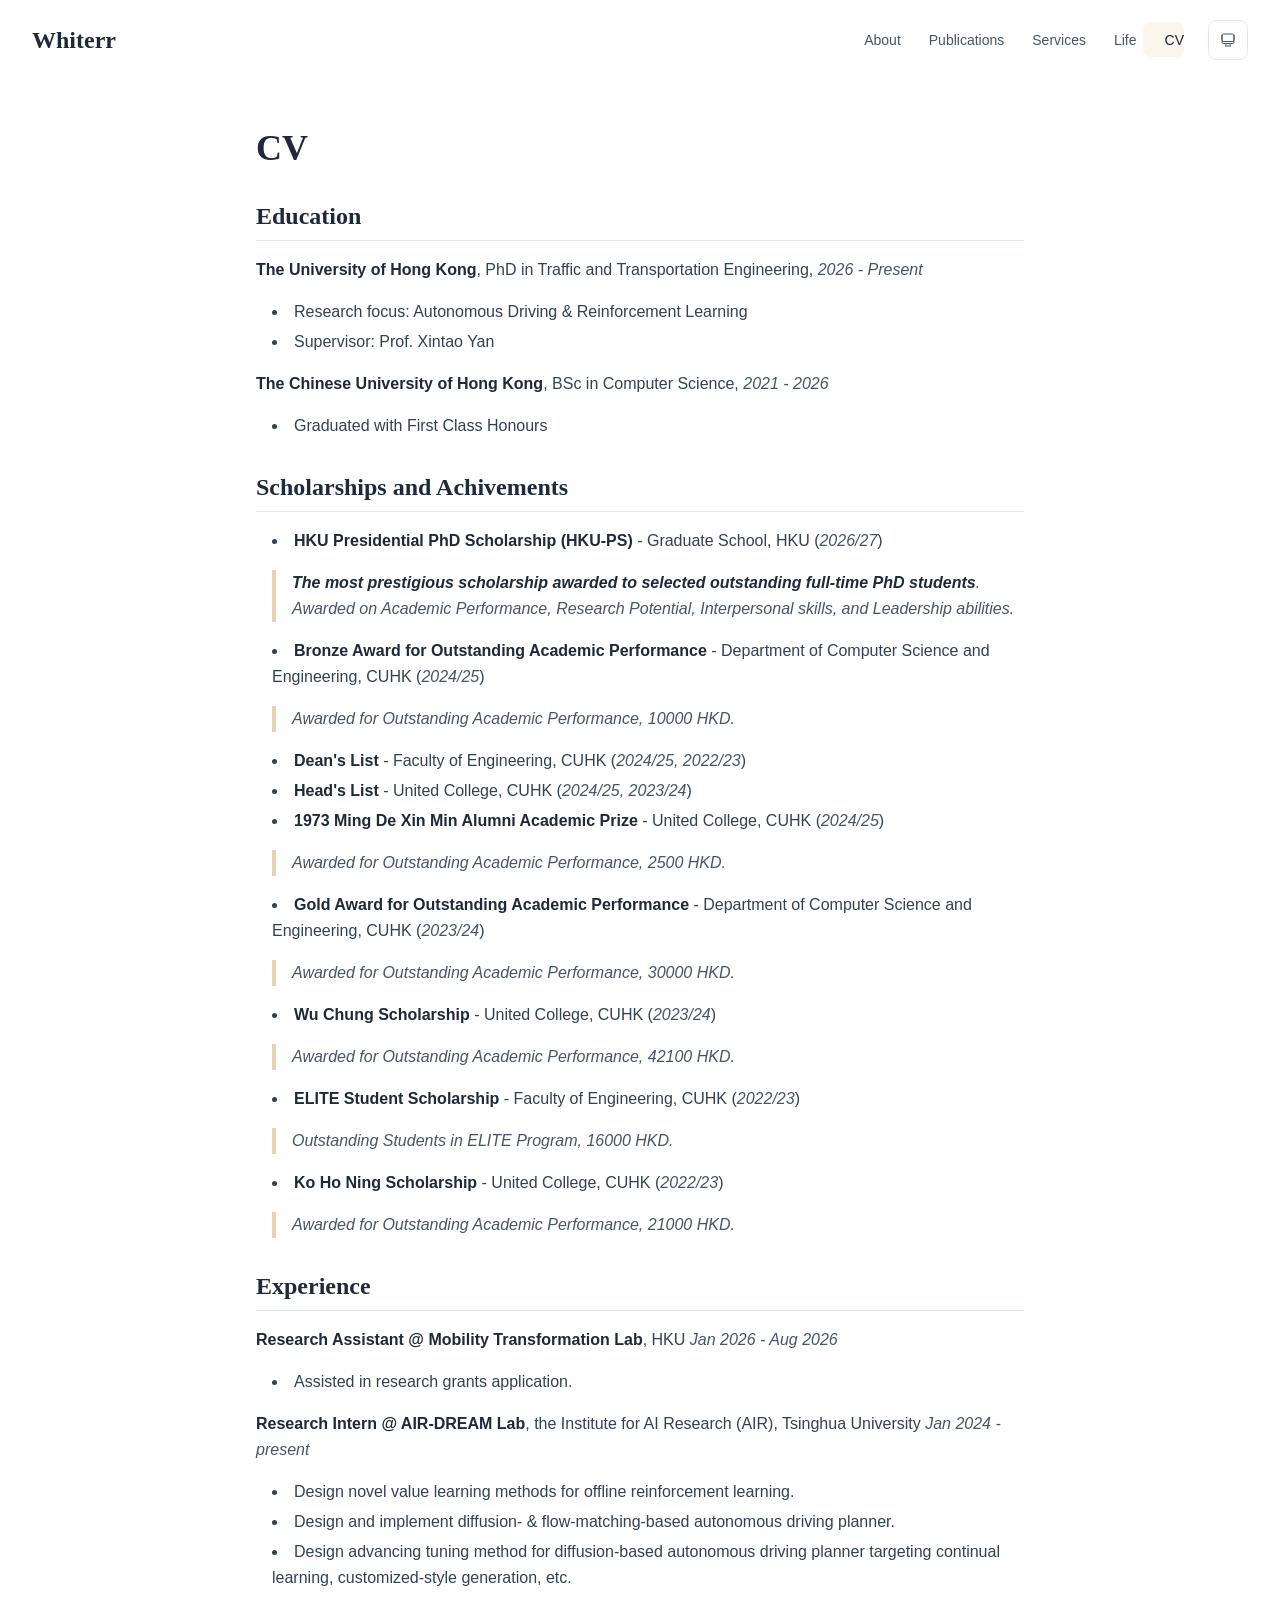
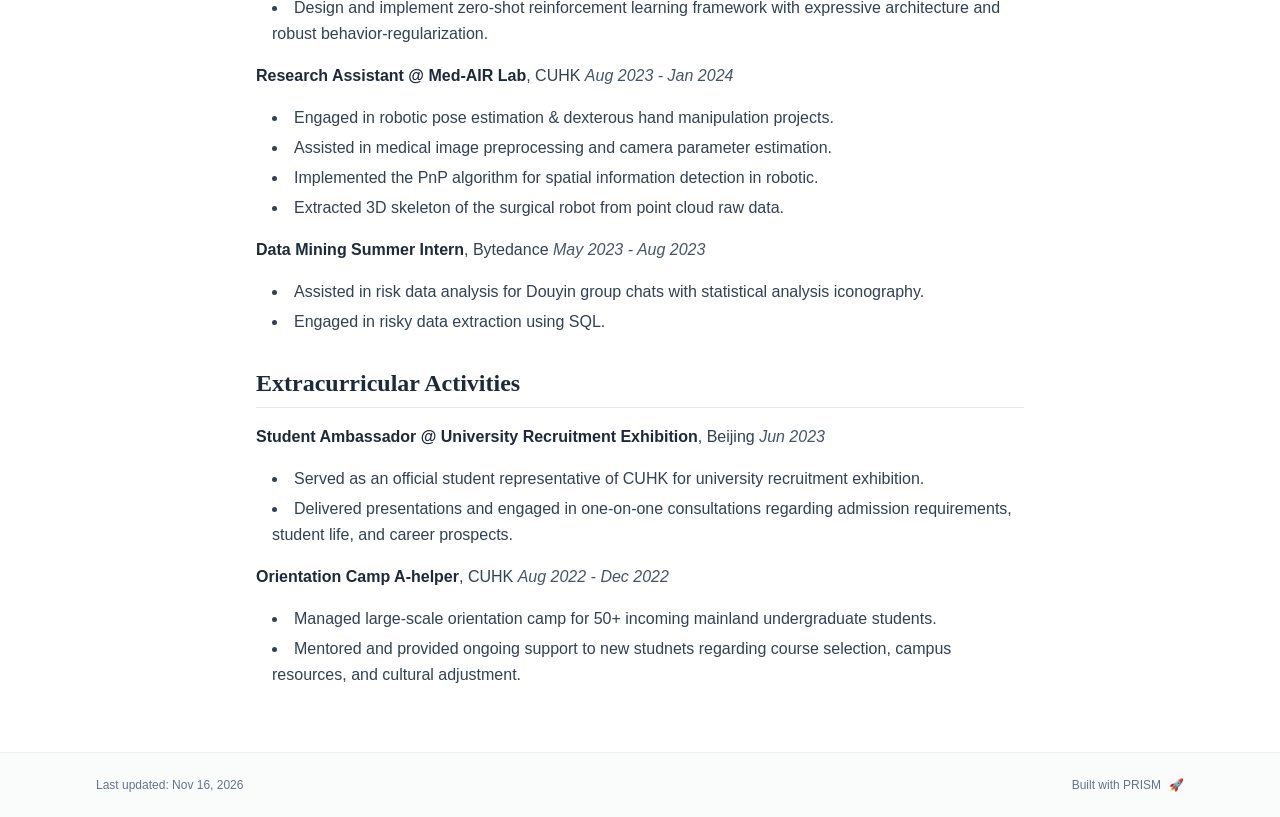
<file: cv/index.html>
<!DOCTYPE html><html lang="en" class="scroll-smooth"><head><meta charSet="utf-8"/><meta name="viewport" content="width=device-width, initial-scale=1"/><link rel="stylesheet" href="/_next/static/css/f4b701fb5fc42ae4.css" data-precedence="next"/><link rel="preload" as="script" fetchPriority="low" href="/_next/static/chunks/webpack-679b75d1c4c2027c.js"/><script src="/_next/static/chunks/4bd1b696-70b6d399998de86a.js" async=""></script><script src="/_next/static/chunks/684-5aaa8290a129f299.js" async=""></script><script src="/_next/static/chunks/main-app-18725a5e8043c5b7.js" async=""></script><script src="/_next/static/chunks/461-a9a5d7b05a71d978.js" async=""></script><script src="/_next/static/chunks/874-6cc630662f3664af.js" async=""></script><script src="/_next/static/chunks/291-e39730cc9327e39b.js" async=""></script><script src="/_next/static/chunks/app/layout-f47ed4cefe265c3a.js" async=""></script><script src="/_next/static/chunks/178-595a94b9af1e67b5.js" async=""></script><script src="/_next/static/chunks/748-90fc307eb6cb0c21.js" async=""></script><script src="/_next/static/chunks/app/%5Bslug%5D/page-77c5520eb148aa8e.js" async=""></script><link rel="icon" href="/kkd.jpg" type="image/svg+xml"/><link rel="dns-prefetch" href="https://jialeliu.com"/><link rel="preconnect" href="https://jialeliu.com" crossorigin=""/><link rel="preload" as="font" type="font/woff2" href="https://jialeliu.com/fonts/georgiab.woff2" crossorigin=""/><script>
              try {
                const theme = localStorage.getItem('theme-storage');
                const parsed = theme ? JSON.parse(theme) : null;
                const setting = parsed?.state?.theme || 'system';
                const prefersDark = typeof window !== 'undefined' && window.matchMedia && window.matchMedia('(prefers-color-scheme: dark)').matches;
                const effective = setting === 'dark' ? 'dark' : (setting === 'light' ? 'light' : (prefersDark ? 'dark' : 'light'));
                var root = document.documentElement;
                root.classList.add(effective);
                root.setAttribute('data-theme', effective);
              } catch (e) {
                var root = document.documentElement;
                root.classList.add('light');
                root.setAttribute('data-theme', 'light');
              }
            </script><script>
    try {
      const cfg = {"enabled":false,"locales":["en"],"defaultLocale":"en","mode":"fixed","fixedLocale":"en","persist":false,"switcher":false,"labels":{"en":"English"}};
      const storageKey = 'locale-storage';
      const normalize = (value) => typeof value === 'string' ? value.trim().replace('_', '-').toLowerCase() : '';
      const matchLocale = (candidate) => {
        const normalized = normalize(candidate);
        if (!normalized) return null;
        if (cfg.locales.includes(normalized)) return normalized;
        const language = normalized.split('-')[0];
        if (cfg.locales.includes(language)) return language;
        return null;
      };

      let resolved = null;

      if (!cfg.enabled) {
        resolved = cfg.defaultLocale;
      } else if (cfg.persist) {
        resolved = matchLocale(localStorage.getItem(storageKey));
      }

      if (!resolved) {
        if (cfg.mode === 'fixed') {
          resolved = cfg.fixedLocale;
        } else {
          resolved = matchLocale(navigator.language);
        }
      }

      if (!resolved) {
        resolved = cfg.defaultLocale;
      }

      const root = document.documentElement;
      root.lang = resolved;
      root.setAttribute('data-locale', resolved);

      if (cfg.persist) {
        localStorage.setItem(storageKey, resolved);
      }
    } catch (e) {
      const root = document.documentElement;
      root.lang = 'en';
      root.setAttribute('data-locale', 'en');
    }
  </script><title>CV | Whiterr</title><meta name="author" content="Kexin Zheng"/><meta name="keywords" content="Kexin Zheng,PhD,Research,"/><meta name="creator" content="Kexin Zheng"/><meta name="publisher" content="Kexin Zheng"/><meta property="og:title" content="Whiterr"/><meta property="og:description" content="PhD student @ HKU."/><meta property="og:site_name" content="Kexin Zheng&#x27;s Academic Website"/><meta property="og:locale" content="en_US"/><meta property="og:type" content="website"/><meta name="twitter:card" content="summary"/><meta name="twitter:title" content="Whiterr"/><meta name="twitter:description" content="PhD student @ HKU."/><link rel="icon" href="/kkd.jpg"/><script>document.querySelectorAll('body link[rel="icon"], body link[rel="apple-touch-icon"]').forEach(el => document.head.appendChild(el))</script><script src="/_next/static/chunks/polyfills-42372ed130431b0a.js" noModule=""></script></head><body class="font-sans antialiased"><div style="visibility:hidden"><nav class="fixed top-0 left-0 right-0 z-50" data-headlessui-state=""><div class="transition-all duration-300 ease-out bg-transparent" style="transform:translateY(-100px)"><div class="max-w-7xl mx-auto px-4 sm:px-6 lg:px-8"><div class="flex justify-between items-center h-16 lg:h-20"><div class="flex-shrink-0" tabindex="0"><a class="text-xl lg:text-2xl font-serif font-semibold text-primary hover:text-accent transition-colors duration-200" href="/">Whiterr</a></div><div class="hidden lg:block"><div class="ml-10 flex items-center space-x-3"><div class="relative flex items-baseline space-x-1"><a data-nav-href="/" class="relative px-3 py-2 text-sm font-medium rounded-lg transition-colors duration-150 text-neutral-600" href="/">About</a><a data-nav-href="/publications" class="relative px-3 py-2 text-sm font-medium rounded-lg transition-colors duration-150 text-neutral-600" href="/publications/">Publications</a><a data-nav-href="/services" class="relative px-3 py-2 text-sm font-medium rounded-lg transition-colors duration-150 text-neutral-600" href="/services/">Services</a><a data-nav-href="/life" class="relative px-3 py-2 text-sm font-medium rounded-lg transition-colors duration-150 text-neutral-600" href="/life/">Life</a><a data-nav-href="/cv" class="relative px-3 py-2 text-sm font-medium rounded-lg transition-colors duration-150 text-primary" href="/cv/">CV</a></div><div class="flex items-center justify-center w-10 h-10 rounded-lg border border-neutral-200 dark:border-[rgba(148,163,184,0.24)] bg-background dark:bg-neutral-800"><div class="w-4 h-4 rounded-full bg-neutral-300 animate-pulse"></div></div></div></div><div class="lg:hidden flex items-center space-x-2"><div class="flex items-center justify-center w-10 h-10 rounded-lg border border-neutral-200 dark:border-[rgba(148,163,184,0.24)] bg-background dark:bg-neutral-800"><div class="w-4 h-4 rounded-full bg-neutral-300 animate-pulse"></div></div><button class="inline-flex items-center justify-center p-2 rounded-md text-neutral-600 hover:text-primary hover:bg-neutral-100 dark:hover:bg-neutral-800 focus:outline-none focus:ring-2 focus:ring-inset focus:ring-accent transition-colors duration-200" id="headlessui-disclosure-button-«R7pdb»" type="button" aria-expanded="false" data-headlessui-state=""><span class="sr-only">Open main menu</span><div><svg xmlns="http://www.w3.org/2000/svg" fill="none" viewBox="0 0 24 24" stroke-width="1.5" stroke="currentColor" aria-hidden="true" data-slot="icon" class="block h-6 w-6"><path stroke-linecap="round" stroke-linejoin="round" d="M3.75 6.75h16.5M3.75 12h16.5m-16.5 5.25h16.5"></path></svg></div></button></div></div></div></div></nav><main class="min-h-screen pt-16 lg:pt-20"><div class="max-w-4xl mx-auto px-4 sm:px-6 lg:px-8 py-12"><div class="max-w-3xl mx-auto" style="opacity:0;transform:translateY(20px)"><h1 class="text-4xl font-serif font-bold text-primary mb-4">CV</h1><div class="text-neutral-700 dark:text-neutral-600 leading-relaxed"><h2 class="text-2xl font-serif font-bold text-primary mt-8 mb-4 border-b border-neutral-200 dark:border-neutral-800 pb-2">Education</h2>
<p class="mb-4 last:mb-0"><strong class="font-semibold text-primary">The University of Hong Kong</strong>, PhD in Traffic and Transportation Engineering, <em class="italic text-neutral-600 dark:text-neutral-500">2026 - Present</em></p>
<ul class="list-disc list-inside mb-4 space-y-1 ml-4">
<li class="mb-1">Research focus: Autonomous Driving &amp; Reinforcement Learning</li>
<li class="mb-1">Supervisor: Prof. Xintao Yan</li>
</ul>
<p class="mb-4 last:mb-0"><strong class="font-semibold text-primary">The Chinese University of Hong Kong</strong>, BSc in Computer Science, <em class="italic text-neutral-600 dark:text-neutral-500">2021 - 2026</em></p>
<ul class="list-disc list-inside mb-4 space-y-1 ml-4">
<li class="mb-1">Graduated with First Class Honours</li>
</ul>
<h2 class="text-2xl font-serif font-bold text-primary mt-8 mb-4 border-b border-neutral-200 dark:border-neutral-800 pb-2">Scholarships and Achivements</h2>
<ul class="list-disc list-inside mb-4 space-y-1 ml-4">
<li class="mb-1"><strong class="font-semibold text-primary">HKU Presidential PhD Scholarship (HKU-PS)</strong> - Graduate School, HKU (<em class="italic text-neutral-600 dark:text-neutral-500">2026/27</em>)<!-- -->
<blockquote class="border-l-4 border-accent/50 pl-4 italic my-4 text-neutral-600 dark:text-neutral-500">
<p class="mb-4 last:mb-0"><strong class="font-semibold text-primary">The most prestigious scholarship awarded to selected outstanding full-time PhD students</strong>. Awarded on Academic Performance, Research Potential, Interpersonal skills, and Leadership abilities.</p>
</blockquote>
</li>
<li class="mb-1"><strong class="font-semibold text-primary">Bronze Award for Outstanding Academic Performance</strong> - Department of Computer Science and Engineering, CUHK (<em class="italic text-neutral-600 dark:text-neutral-500">2024/25</em>)<!-- -->
<blockquote class="border-l-4 border-accent/50 pl-4 italic my-4 text-neutral-600 dark:text-neutral-500">
<p class="mb-4 last:mb-0">Awarded for Outstanding Academic Performance, 10000 HKD.</p>
</blockquote>
</li>
<li class="mb-1"><strong class="font-semibold text-primary">Dean&#x27;s List</strong> - Faculty of Engineering, CUHK (<em class="italic text-neutral-600 dark:text-neutral-500">2024/25, 2022/23</em>)</li>
<li class="mb-1"><strong class="font-semibold text-primary">Head&#x27;s List</strong> - United College, CUHK (<em class="italic text-neutral-600 dark:text-neutral-500">2024/25, 2023/24</em>)</li>
<li class="mb-1"><strong class="font-semibold text-primary">1973 Ming De Xin Min Alumni Academic Prize</strong> - United College, CUHK (<em class="italic text-neutral-600 dark:text-neutral-500">2024/25</em>)<!-- -->
<blockquote class="border-l-4 border-accent/50 pl-4 italic my-4 text-neutral-600 dark:text-neutral-500">
<p class="mb-4 last:mb-0">Awarded for Outstanding Academic Performance, 2500 HKD.</p>
</blockquote>
</li>
<li class="mb-1"><strong class="font-semibold text-primary">Gold Award for Outstanding Academic Performance</strong> - Department of Computer Science and Engineering, CUHK (<em class="italic text-neutral-600 dark:text-neutral-500">2023/24</em>)<!-- -->
<blockquote class="border-l-4 border-accent/50 pl-4 italic my-4 text-neutral-600 dark:text-neutral-500">
<p class="mb-4 last:mb-0">Awarded for Outstanding Academic Performance, 30000 HKD.</p>
</blockquote>
</li>
<li class="mb-1"><strong class="font-semibold text-primary">Wu Chung Scholarship</strong> - United College, CUHK (<em class="italic text-neutral-600 dark:text-neutral-500">2023/24</em>)<!-- -->
<blockquote class="border-l-4 border-accent/50 pl-4 italic my-4 text-neutral-600 dark:text-neutral-500">
<p class="mb-4 last:mb-0">Awarded for Outstanding Academic Performance, 42100 HKD.</p>
</blockquote>
</li>
<li class="mb-1"><strong class="font-semibold text-primary">ELITE Student Scholarship</strong> - Faculty of Engineering, CUHK (<em class="italic text-neutral-600 dark:text-neutral-500">2022/23</em>)<!-- -->
<blockquote class="border-l-4 border-accent/50 pl-4 italic my-4 text-neutral-600 dark:text-neutral-500">
<p class="mb-4 last:mb-0">Outstanding Students in ELITE Program, 16000 HKD.</p>
</blockquote>
</li>
<li class="mb-1"><strong class="font-semibold text-primary">Ko Ho Ning Scholarship</strong> - United College, CUHK (<em class="italic text-neutral-600 dark:text-neutral-500">2022/23</em>)<!-- -->
<blockquote class="border-l-4 border-accent/50 pl-4 italic my-4 text-neutral-600 dark:text-neutral-500">
<p class="mb-4 last:mb-0">Awarded for Outstanding Academic Performance, 21000 HKD.</p>
</blockquote>
</li>
</ul>
<h2 class="text-2xl font-serif font-bold text-primary mt-8 mb-4 border-b border-neutral-200 dark:border-neutral-800 pb-2">Experience</h2>
<p class="mb-4 last:mb-0"><strong class="font-semibold text-primary">Research Assistant @ Mobility Transformation Lab</strong>,
HKU
<em class="italic text-neutral-600 dark:text-neutral-500">Jan 2026 - Aug 2026</em></p>
<ul class="list-disc list-inside mb-4 space-y-1 ml-4">
<li class="mb-1">Assisted in research grants application.</li>
</ul>
<p class="mb-4 last:mb-0"><strong class="font-semibold text-primary">Research Intern @ AIR-DREAM Lab</strong>,
the Institute for AI Research (AIR), Tsinghua University
<em class="italic text-neutral-600 dark:text-neutral-500">Jan 2024 - present</em></p>
<ul class="list-disc list-inside mb-4 space-y-1 ml-4">
<li class="mb-1">Design novel value learning methods for offline reinforcement learning.</li>
<li class="mb-1">Design and implement diffusion- &amp; flow-matching-based autonomous driving planner.</li>
<li class="mb-1">Design advancing tuning method for diffusion-based autonomous driving planner targeting continual learning, customized-style generation, etc.</li>
<li class="mb-1">Design and implement zero-shot reinforcement learning framework with expressive architecture and robust behavior-regularization.</li>
</ul>
<p class="mb-4 last:mb-0"><strong class="font-semibold text-primary">Research Assistant @ Med-AIR Lab</strong>,
CUHK
<em class="italic text-neutral-600 dark:text-neutral-500">Aug 2023 - Jan 2024</em></p>
<ul class="list-disc list-inside mb-4 space-y-1 ml-4">
<li class="mb-1">Engaged in robotic pose estimation &amp; dexterous hand manipulation projects.</li>
<li class="mb-1">Assisted in medical image preprocessing and camera parameter estimation.</li>
<li class="mb-1">Implemented the PnP algorithm for spatial information detection in robotic.</li>
<li class="mb-1">Extracted 3D skeleton of the surgical robot from point cloud raw data.</li>
</ul>
<p class="mb-4 last:mb-0"><strong class="font-semibold text-primary">Data Mining Summer Intern</strong>,
Bytedance
<em class="italic text-neutral-600 dark:text-neutral-500">May 2023 - Aug 2023</em></p>
<ul class="list-disc list-inside mb-4 space-y-1 ml-4">
<li class="mb-1">Assisted in risk data analysis for Douyin group chats with statistical analysis iconography.</li>
<li class="mb-1">Engaged in risky data extraction using SQL.</li>
</ul>
<h2 class="text-2xl font-serif font-bold text-primary mt-8 mb-4 border-b border-neutral-200 dark:border-neutral-800 pb-2">Extracurricular Activities</h2>
<p class="mb-4 last:mb-0"><strong class="font-semibold text-primary">Student Ambassador @ University Recruitment Exhibition</strong>,
Beijing
<em class="italic text-neutral-600 dark:text-neutral-500">Jun 2023</em></p>
<ul class="list-disc list-inside mb-4 space-y-1 ml-4">
<li class="mb-1">Served as an official student representative of CUHK for university recruitment exhibition.</li>
<li class="mb-1">Delivered presentations and engaged in one-on-one consultations regarding admission requirements, student life, and career prospects.</li>
</ul>
<p class="mb-4 last:mb-0"><strong class="font-semibold text-primary">Orientation Camp A-helper</strong>,
CUHK
<em class="italic text-neutral-600 dark:text-neutral-500">Aug 2022 - Dec 2022</em></p>
<ul class="list-disc list-inside mb-4 space-y-1 ml-4">
<li class="mb-1">Managed large-scale orientation camp for 50+ incoming mainland undergraduate students.</li>
<li class="mb-1">Mentored and provided ongoing support to new studnets regarding course selection, campus resources, and cultural adjustment.</li>
</ul></div></div></div><!--$--><!--/$--><!--$--><!--/$--></main><footer class="border-t border-neutral-200/50 bg-neutral-50/50 dark:bg-neutral-900/50 dark:border-neutral-700/50"><div class="max-w-6xl mx-auto px-4 sm:px-6 lg:px-8 py-6"><div class="flex flex-col sm:flex-row justify-between items-center gap-2"><p class="text-xs text-neutral-500">Last updated<!-- -->: <!-- -->Nov 16, 2026</p><p class="text-xs text-neutral-500 flex items-center"><a href="https://github.com/xyjoey/PRISM" target="_blank" rel="noopener noreferrer">Built with PRISM</a><span class="ml-2">🚀</span></p></div></div></footer></div><script src="/_next/static/chunks/webpack-679b75d1c4c2027c.js" async=""></script><script>(self.__next_f=self.__next_f||[]).push([0])</script><script>self.__next_f.push([1,"1:\"$Sreact.fragment\"\n3:I[3719,[\"461\",\"static/chunks/461-a9a5d7b05a71d978.js\",\"874\",\"static/chunks/874-6cc630662f3664af.js\",\"291\",\"static/chunks/291-e39730cc9327e39b.js\",\"177\",\"static/chunks/app/layout-f47ed4cefe265c3a.js\"],\"ThemeProvider\"]\n4:I[310,[\"461\",\"static/chunks/461-a9a5d7b05a71d978.js\",\"874\",\"static/chunks/874-6cc630662f3664af.js\",\"291\",\"static/chunks/291-e39730cc9327e39b.js\",\"177\",\"static/chunks/app/layout-f47ed4cefe265c3a.js\"],\"LocaleProvider\"]\n5:I[4574,[\"461\",\"static/chunks/461-a9a5d7b05a71d978.js\",\"874\",\"static/chunks/874-6cc630662f3664af.js\",\"291\",\"static/chunks/291-e39730cc9327e39b.js\",\"177\",\"static/chunks/app/layout-f47ed4cefe265c3a.js\"],\"default\"]\n6:I[7555,[],\"\"]\n7:I[1295,[],\"\"]\n8:I[2548,[\"461\",\"static/chunks/461-a9a5d7b05a71d978.js\",\"874\",\"static/chunks/874-6cc630662f3664af.js\",\"291\",\"static/chunks/291-e39730cc9327e39b.js\",\"177\",\"static/chunks/app/layout-f47ed4cefe265c3a.js\"],\"default\"]\na:I[9665,[],\"MetadataBoundary\"]\nc:I[9665,[],\"OutletBoundary\"]\nf:I[4911,[],\"AsyncMetadataOutlet\"]\n11:I[9665,[],\"ViewportBoundary\"]\n13:I[6614,[],\"\"]\n:HL[\"/_next/static/css/f4b701fb5fc42ae4.css\",\"style\"]\n2:T5c8,\n    try {\n      const cfg = {\"enabled\":false,\"locales\":[\"en\"],\"defaultLocale\":\"en\",\"mode\":\"fixed\",\"fixedLocale\":\"en\",\"persist\":false,\"switcher\":false,\"labels\":{\"en\":\"English\"}};\n      const storageKey = 'locale-storage';\n      const normalize = (value) =\u003e typeof value === 'string' ? value.trim().replace('_', '-').toLowerCase() : '';\n      const matchLocale = (candidate) =\u003e {\n        const normalized = normalize(candidate);\n        if (!normalized) return null;\n        if (cfg.locales.includes(normalized)) return normalized;\n        const language = normalized.split('-')[0];\n        if (cfg.locales.includes(language)) return language;\n        return null;\n      };\n\n      let resolved = null;\n\n      if (!cfg.enabled) {\n        resolved = cfg.defaultLocale;\n      } else if (cfg.persist) {\n        resolved = matchLocale(localStorage.getItem(storageKey));\n      }\n\n      if (!resolved) {\n        if (cfg.mode === 'f"])</script><script>self.__next_f.push([1,"ixed') {\n          resolved = cfg.fixedLocale;\n        } else {\n          resolved = matchLocale(navigator.language);\n        }\n      }\n\n      if (!resolved) {\n        resolved = cfg.defaultLocale;\n      }\n\n      const root = document.documentElement;\n      root.lang = resolved;\n      root.setAttribute('data-locale', resolved);\n\n      if (cfg.persist) {\n        localStorage.setItem(storageKey, resolved);\n      }\n    } catch (e) {\n      const root = document.documentElement;\n      root.lang = 'en';\n      root.setAttribute('data-locale', 'en');\n    }\n  "])</script><script>self.__next_f.push([1,"0:{\"P\":null,\"b\":\"kJjWhO1VRrqjpAgzRyE3N\",\"p\":\"\",\"c\":[\"\",\"cv\",\"\"],\"i\":false,\"f\":[[[\"\",{\"children\":[[\"slug\",\"cv\",\"d\"],{\"children\":[\"__PAGE__\",{}]}]},\"$undefined\",\"$undefined\",true],[\"\",[\"$\",\"$1\",\"c\",{\"children\":[[[\"$\",\"link\",\"0\",{\"rel\":\"stylesheet\",\"href\":\"/_next/static/css/f4b701fb5fc42ae4.css\",\"precedence\":\"next\",\"crossOrigin\":\"$undefined\",\"nonce\":\"$undefined\"}]],[\"$\",\"html\",null,{\"lang\":\"en\",\"className\":\"scroll-smooth\",\"suppressHydrationWarning\":true,\"children\":[[\"$\",\"head\",null,{\"children\":[[\"$\",\"link\",null,{\"rel\":\"icon\",\"href\":\"/kkd.jpg\",\"type\":\"image/svg+xml\"}],[\"$\",\"link\",null,{\"rel\":\"dns-prefetch\",\"href\":\"https://jialeliu.com\"}],[\"$\",\"link\",null,{\"rel\":\"preconnect\",\"href\":\"https://jialeliu.com\",\"crossOrigin\":\"\"}],[\"$\",\"link\",null,{\"rel\":\"preload\",\"as\":\"font\",\"type\":\"font/woff2\",\"href\":\"https://jialeliu.com/fonts/georgiab.woff2\",\"crossOrigin\":\"\"}],[\"$\",\"script\",null,{\"dangerouslySetInnerHTML\":{\"__html\":\"\\n              try {\\n                const theme = localStorage.getItem('theme-storage');\\n                const parsed = theme ? JSON.parse(theme) : null;\\n                const setting = parsed?.state?.theme || 'system';\\n                const prefersDark = typeof window !== 'undefined' \u0026\u0026 window.matchMedia \u0026\u0026 window.matchMedia('(prefers-color-scheme: dark)').matches;\\n                const effective = setting === 'dark' ? 'dark' : (setting === 'light' ? 'light' : (prefersDark ? 'dark' : 'light'));\\n                var root = document.documentElement;\\n                root.classList.add(effective);\\n                root.setAttribute('data-theme', effective);\\n              } catch (e) {\\n                var root = document.documentElement;\\n                root.classList.add('light');\\n                root.setAttribute('data-theme', 'light');\\n              }\\n            \"}}],[\"$\",\"script\",null,{\"dangerouslySetInnerHTML\":{\"__html\":\"$2\"}}]]}],[\"$\",\"body\",null,{\"className\":\"font-sans antialiased\",\"children\":[\"$\",\"$L3\",null,{\"children\":[\"$\",\"$L4\",null,{\"config\":{\"enabled\":false,\"locales\":[\"en\"],\"defaultLocale\":\"en\",\"mode\":\"fixed\",\"fixedLocale\":\"en\",\"persist\":false,\"switcher\":false,\"labels\":{\"en\":\"English\"}},\"children\":[[\"$\",\"$L5\",null,{\"items\":[{\"title\":\"About\",\"type\":\"page\",\"target\":\"about\",\"href\":\"/\"},{\"title\":\"Publications\",\"type\":\"page\",\"target\":\"publications\",\"href\":\"/publications\"},{\"title\":\"Services\",\"type\":\"page\",\"target\":\"services\",\"href\":\"/services\"},{\"title\":\"Life\",\"type\":\"page\",\"target\":\"life\",\"href\":\"/life\"},{\"title\":\"CV\",\"type\":\"page\",\"target\":\"cv\",\"href\":\"/cv\"}],\"siteTitle\":\"Whiterr\",\"enableOnePageMode\":false,\"i18n\":\"$0:f:0:1:1:props:children:1:props:children:1:props:children:props:children:props:config\",\"itemsByLocale\":{\"en\":[{\"title\":\"About\",\"type\":\"page\",\"target\":\"about\",\"href\":\"/\"},{\"title\":\"Publications\",\"type\":\"page\",\"target\":\"publications\",\"href\":\"/publications\"},{\"title\":\"Services\",\"type\":\"page\",\"target\":\"services\",\"href\":\"/services\"},{\"title\":\"Life\",\"type\":\"page\",\"target\":\"life\",\"href\":\"/life\"},{\"title\":\"CV\",\"type\":\"page\",\"target\":\"cv\",\"href\":\"/cv\"}]},\"siteTitleByLocale\":{\"en\":\"Whiterr\"}}],[\"$\",\"main\",null,{\"className\":\"min-h-screen pt-16 lg:pt-20\",\"children\":[\"$\",\"$L6\",null,{\"parallelRouterKey\":\"children\",\"error\":\"$undefined\",\"errorStyles\":\"$undefined\",\"errorScripts\":\"$undefined\",\"template\":[\"$\",\"$L7\",null,{}],\"templateStyles\":\"$undefined\",\"templateScripts\":\"$undefined\",\"notFound\":[[[\"$\",\"title\",null,{\"children\":\"404: This page could not be found.\"}],[\"$\",\"div\",null,{\"style\":{\"fontFamily\":\"system-ui,\\\"Segoe UI\\\",Roboto,Helvetica,Arial,sans-serif,\\\"Apple Color Emoji\\\",\\\"Segoe UI Emoji\\\"\",\"height\":\"100vh\",\"textAlign\":\"center\",\"display\":\"flex\",\"flexDirection\":\"column\",\"alignItems\":\"center\",\"justifyContent\":\"center\"},\"children\":[\"$\",\"div\",null,{\"children\":[[\"$\",\"style\",null,{\"dangerouslySetInnerHTML\":{\"__html\":\"body{color:#000;background:#fff;margin:0}.next-error-h1{border-right:1px solid rgba(0,0,0,.3)}@media (prefers-color-scheme:dark){body{color:#fff;background:#000}.next-error-h1{border-right:1px solid rgba(255,255,255,.3)}}\"}}],[\"$\",\"h1\",null,{\"className\":\"next-error-h1\",\"style\":{\"display\":\"inline-block\",\"margin\":\"0 20px 0 0\",\"padding\":\"0 23px 0 0\",\"fontSize\":24,\"fontWeight\":500,\"verticalAlign\":\"top\",\"lineHeight\":\"49px\"},\"children\":404}],[\"$\",\"div\",null,{\"style\":{\"display\":\"inline-block\"},\"children\":[\"$\",\"h2\",null,{\"style\":{\"fontSize\":14,\"fontWeight\":400,\"lineHeight\":\"49px\",\"margin\":0},\"children\":\"This page could not be found.\"}]}]]}]}]],[]],\"forbidden\":\"$undefined\",\"unauthorized\":\"$undefined\"}]}],[\"$\",\"$L8\",null,{\"lastUpdated\":\"Nov 16, 2026\",\"lastUpdatedByLocale\":{\"en\":\"Nov 16, 2026\"},\"defaultLocale\":\"en\"}]]}]}]}]]}]]}],{\"children\":[[\"slug\",\"cv\",\"d\"],[\"$\",\"$1\",\"c\",{\"children\":[null,[\"$\",\"$L6\",null,{\"parallelRouterKey\":\"children\",\"error\":\"$undefined\",\"errorStyles\":\"$undefined\",\"errorScripts\":\"$undefined\",\"template\":[\"$\",\"$L7\",null,{}],\"templateStyles\":\"$undefined\",\"templateScripts\":\"$undefined\",\"notFound\":\"$undefined\",\"forbidden\":\"$undefined\",\"unauthorized\":\"$undefined\"}]]}],{\"children\":[\"__PAGE__\",[\"$\",\"$1\",\"c\",{\"children\":[\"$L9\",[\"$\",\"$La\",null,{\"children\":\"$Lb\"}],null,[\"$\",\"$Lc\",null,{\"children\":[\"$Ld\",\"$Le\",[\"$\",\"$Lf\",null,{\"promise\":\"$@10\"}]]}]]}],{},null,false]},null,false]},null,false],[\"$\",\"$1\",\"h\",{\"children\":[null,[\"$\",\"$1\",\"3zSWzzx6k8uxArfW7uY-4\",{\"children\":[[\"$\",\"$L11\",null,{\"children\":\"$L12\"}],null]}],null]}],false]],\"m\":\"$undefined\",\"G\":[\"$13\",\"$undefined\"],\"s\":false,\"S\":true}\n"])</script><script>self.__next_f.push([1,"14:\"$Sreact.suspense\"\n15:I[4911,[],\"AsyncMetadata\"]\n17:I[2382,[\"461\",\"static/chunks/461-a9a5d7b05a71d978.js\",\"178\",\"static/chunks/178-595a94b9af1e67b5.js\",\"748\",\"static/chunks/748-90fc307eb6cb0c21.js\",\"182\",\"static/chunks/app/%5Bslug%5D/page-77c5520eb148aa8e.js\"],\"default\"]\nb:[\"$\",\"$14\",null,{\"fallback\":null,\"children\":[\"$\",\"$L15\",null,{\"promise\":\"$@16\"}]}]\n18:Tde0,"])</script><script>self.__next_f.push([1,"## Education\n\n**The University of Hong Kong**, PhD in Traffic and Transportation Engineering, *2026 - Present*\n- Research focus: Autonomous Driving \u0026 Reinforcement Learning\n- Supervisor: Prof. Xintao Yan\n\n**The Chinese University of Hong Kong**, BSc in Computer Science, *2021 - 2026*\n- Graduated with First Class Honours\n\n## Scholarships and Achivements\n\n- **HKU Presidential PhD Scholarship (HKU-PS)** - Graduate School, HKU (*2026/27*)\n    \u003e **The most prestigious scholarship awarded to selected outstanding full-time PhD students**. Awarded on Academic Performance, Research Potential, Interpersonal skills, and Leadership abilities.\n- **Bronze Award for Outstanding Academic Performance** - Department of Computer Science and Engineering, CUHK (*2024/25*)\n    \u003e Awarded for Outstanding Academic Performance, 10000 HKD.\n- **Dean's List** - Faculty of Engineering, CUHK (*2024/25, 2022/23*)\n- **Head's List** - United College, CUHK (*2024/25, 2023/24*)\n- **1973 Ming De Xin Min Alumni Academic Prize** - United College, CUHK (*2024/25*)\n    \u003e Awarded for Outstanding Academic Performance, 2500 HKD.\n- **Gold Award for Outstanding Academic Performance** - Department of Computer Science and Engineering, CUHK (*2023/24*)\n    \u003e Awarded for Outstanding Academic Performance, 30000 HKD.\n- **Wu Chung Scholarship** - United College, CUHK (*2023/24*)\n    \u003e Awarded for Outstanding Academic Performance, 42100 HKD.\n- **ELITE Student Scholarship** - Faculty of Engineering, CUHK (*2022/23*)\n    \u003e Outstanding Students in ELITE Program, 16000 HKD.\n- **Ko Ho Ning Scholarship** - United College, CUHK (*2022/23*)\n    \u003e Awarded for Outstanding Academic Performance, 21000 HKD.\n\n\n## Experience\n**Research Assistant @ Mobility Transformation Lab**,\nHKU \n*Jan 2026 - Aug 2026*\n- Assisted in research grants application.\n\n**Research Intern @ AIR-DREAM Lab**,\nthe Institute for AI Research (AIR), Tsinghua University \n*Jan 2024 - present*\n- Design novel value learning methods for offline reinforcement learning.\n- Design and implement diffusion- \u0026 flow-matching-based autonomous driving planner.\n- Design advancing tuning method for diffusion-based autonomous driving planner targeting continual learning, customized-style generation, etc.\n- Design and implement zero-shot reinforcement learning framework with expressive architecture and robust behavior-regularization.\n\n**Research Assistant @ Med-AIR Lab**,\nCUHK \n*Aug 2023 - Jan 2024*\n- Engaged in robotic pose estimation \u0026 dexterous hand manipulation projects.\n- Assisted in medical image preprocessing and camera parameter estimation.\n- Implemented the PnP algorithm for spatial information detection in robotic.\n- Extracted 3D skeleton of the surgical robot from point cloud raw data.\n\n**Data Mining Summer Intern**,\nBytedance \n*May 2023 - Aug 2023*\n- Assisted in risk data analysis for Douyin group chats with statistical analysis iconography.\n- Engaged in risky data extraction using SQL.\n\n## Extracurricular Activities\n**Student Ambassador @ University Recruitment Exhibition**,\nBeijing \n*Jun 2023*\n- Served as an official student representative of CUHK for university recruitment exhibition.\n- Delivered presentations and engaged in one-on-one consultations regarding admission requirements, student life, and career prospects.\n\n**Orientation Camp A-helper**,\nCUHK \n*Aug 2022 - Dec 2022*\n- Managed large-scale orientation camp for 50+ incoming mainland undergraduate students.\n- Mentored and provided ongoing support to new studnets regarding course selection, campus resources, and cultural adjustment."])</script><script>self.__next_f.push([1,"9:[\"$\",\"$L17\",null,{\"dataByLocale\":{\"en\":{\"type\":\"text\",\"config\":{\"type\":\"text\",\"title\":\"CV\",\"source\":\"cv.md\"},\"content\":\"$18\"}},\"defaultLocale\":\"en\"}]\n"])</script><script>self.__next_f.push([1,"e:null\n"])</script><script>self.__next_f.push([1,"12:[[\"$\",\"meta\",\"0\",{\"charSet\":\"utf-8\"}],[\"$\",\"meta\",\"1\",{\"name\":\"viewport\",\"content\":\"width=device-width, initial-scale=1\"}]]\nd:null\n"])</script><script>self.__next_f.push([1,"16:{\"metadata\":[[\"$\",\"title\",\"0\",{\"children\":\"CV | Whiterr\"}],[\"$\",\"meta\",\"1\",{\"name\":\"author\",\"content\":\"Kexin Zheng\"}],[\"$\",\"meta\",\"2\",{\"name\":\"keywords\",\"content\":\"Kexin Zheng,PhD,Research,\"}],[\"$\",\"meta\",\"3\",{\"name\":\"creator\",\"content\":\"Kexin Zheng\"}],[\"$\",\"meta\",\"4\",{\"name\":\"publisher\",\"content\":\"Kexin Zheng\"}],[\"$\",\"meta\",\"5\",{\"property\":\"og:title\",\"content\":\"Whiterr\"}],[\"$\",\"meta\",\"6\",{\"property\":\"og:description\",\"content\":\"PhD student @ HKU.\"}],[\"$\",\"meta\",\"7\",{\"property\":\"og:site_name\",\"content\":\"Kexin Zheng's Academic Website\"}],[\"$\",\"meta\",\"8\",{\"property\":\"og:locale\",\"content\":\"en_US\"}],[\"$\",\"meta\",\"9\",{\"property\":\"og:type\",\"content\":\"website\"}],[\"$\",\"meta\",\"10\",{\"name\":\"twitter:card\",\"content\":\"summary\"}],[\"$\",\"meta\",\"11\",{\"name\":\"twitter:title\",\"content\":\"Whiterr\"}],[\"$\",\"meta\",\"12\",{\"name\":\"twitter:description\",\"content\":\"PhD student @ HKU.\"}],[\"$\",\"link\",\"13\",{\"rel\":\"icon\",\"href\":\"/kkd.jpg\"}]],\"error\":null,\"digest\":\"$undefined\"}\n10:{\"metadata\":\"$16:metadata\",\"error\":null,\"digest\":\"$undefined\"}\n"])</script></body></html>
</file>
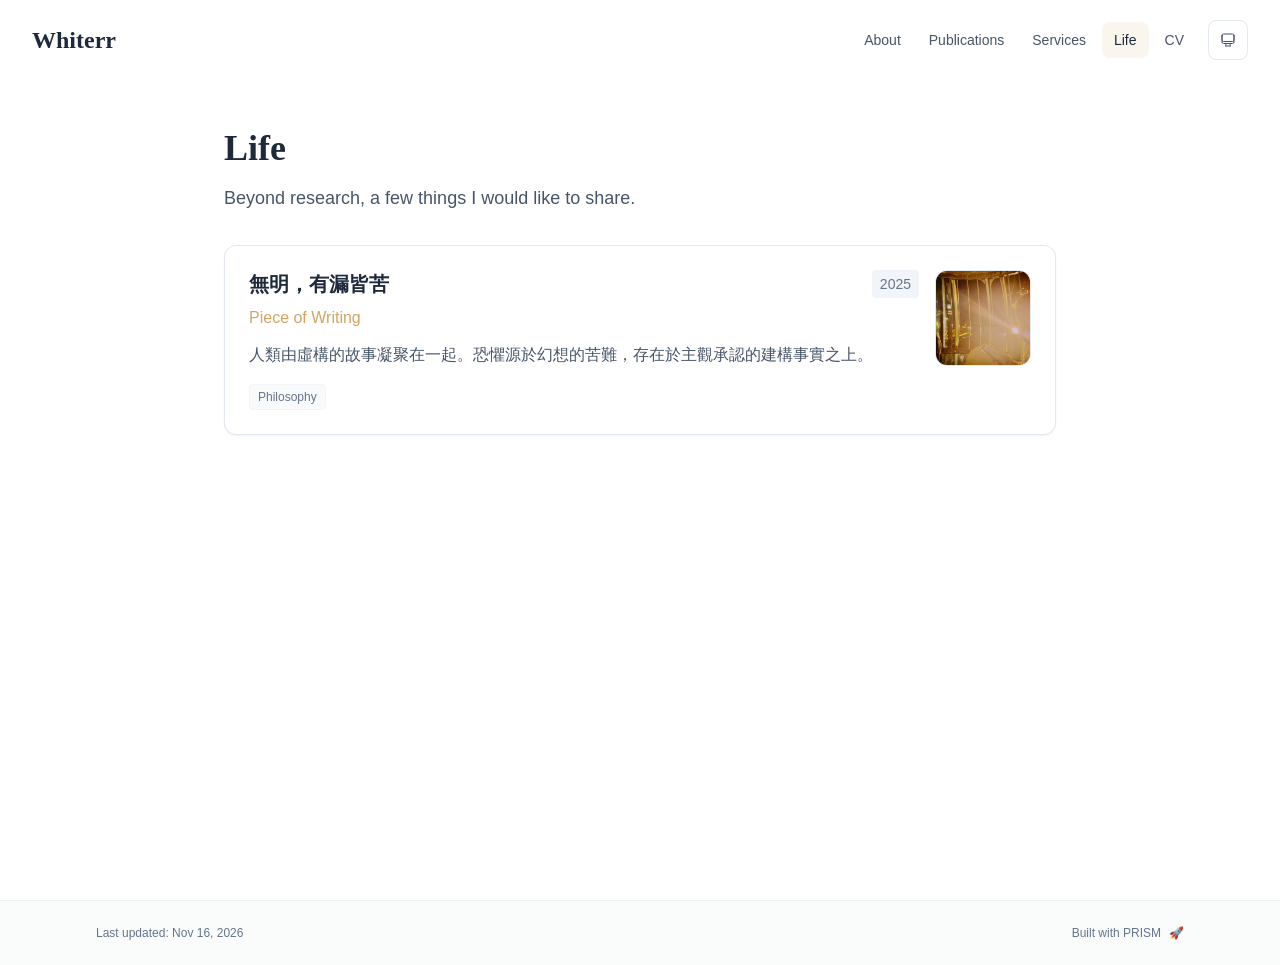
<file: life/index.html>
<!DOCTYPE html><html lang="en" class="scroll-smooth"><head><meta charSet="utf-8"/><meta name="viewport" content="width=device-width, initial-scale=1"/><link rel="stylesheet" href="/_next/static/css/f4b701fb5fc42ae4.css" data-precedence="next"/><link rel="preload" as="script" fetchPriority="low" href="/_next/static/chunks/webpack-679b75d1c4c2027c.js"/><script src="/_next/static/chunks/4bd1b696-70b6d399998de86a.js" async=""></script><script src="/_next/static/chunks/684-5aaa8290a129f299.js" async=""></script><script src="/_next/static/chunks/main-app-18725a5e8043c5b7.js" async=""></script><script src="/_next/static/chunks/461-a9a5d7b05a71d978.js" async=""></script><script src="/_next/static/chunks/874-6cc630662f3664af.js" async=""></script><script src="/_next/static/chunks/291-e39730cc9327e39b.js" async=""></script><script src="/_next/static/chunks/app/layout-f47ed4cefe265c3a.js" async=""></script><script src="/_next/static/chunks/178-595a94b9af1e67b5.js" async=""></script><script src="/_next/static/chunks/748-90fc307eb6cb0c21.js" async=""></script><script src="/_next/static/chunks/app/%5Bslug%5D/page-77c5520eb148aa8e.js" async=""></script><link rel="icon" href="/kkd.jpg" type="image/svg+xml"/><link rel="dns-prefetch" href="https://jialeliu.com"/><link rel="preconnect" href="https://jialeliu.com" crossorigin=""/><link rel="preload" as="font" type="font/woff2" href="https://jialeliu.com/fonts/georgiab.woff2" crossorigin=""/><script>
              try {
                const theme = localStorage.getItem('theme-storage');
                const parsed = theme ? JSON.parse(theme) : null;
                const setting = parsed?.state?.theme || 'system';
                const prefersDark = typeof window !== 'undefined' && window.matchMedia && window.matchMedia('(prefers-color-scheme: dark)').matches;
                const effective = setting === 'dark' ? 'dark' : (setting === 'light' ? 'light' : (prefersDark ? 'dark' : 'light'));
                var root = document.documentElement;
                root.classList.add(effective);
                root.setAttribute('data-theme', effective);
              } catch (e) {
                var root = document.documentElement;
                root.classList.add('light');
                root.setAttribute('data-theme', 'light');
              }
            </script><script>
    try {
      const cfg = {"enabled":false,"locales":["en"],"defaultLocale":"en","mode":"fixed","fixedLocale":"en","persist":false,"switcher":false,"labels":{"en":"English"}};
      const storageKey = 'locale-storage';
      const normalize = (value) => typeof value === 'string' ? value.trim().replace('_', '-').toLowerCase() : '';
      const matchLocale = (candidate) => {
        const normalized = normalize(candidate);
        if (!normalized) return null;
        if (cfg.locales.includes(normalized)) return normalized;
        const language = normalized.split('-')[0];
        if (cfg.locales.includes(language)) return language;
        return null;
      };

      let resolved = null;

      if (!cfg.enabled) {
        resolved = cfg.defaultLocale;
      } else if (cfg.persist) {
        resolved = matchLocale(localStorage.getItem(storageKey));
      }

      if (!resolved) {
        if (cfg.mode === 'fixed') {
          resolved = cfg.fixedLocale;
        } else {
          resolved = matchLocale(navigator.language);
        }
      }

      if (!resolved) {
        resolved = cfg.defaultLocale;
      }

      const root = document.documentElement;
      root.lang = resolved;
      root.setAttribute('data-locale', resolved);

      if (cfg.persist) {
        localStorage.setItem(storageKey, resolved);
      }
    } catch (e) {
      const root = document.documentElement;
      root.lang = 'en';
      root.setAttribute('data-locale', 'en');
    }
  </script><title>Life | Whiterr</title><meta name="description" content="Beyond research, a few things I would like to share."/><meta name="author" content="Kexin Zheng"/><meta name="keywords" content="Kexin Zheng,PhD,Research,"/><meta name="creator" content="Kexin Zheng"/><meta name="publisher" content="Kexin Zheng"/><meta property="og:title" content="Whiterr"/><meta property="og:description" content="PhD student @ HKU."/><meta property="og:site_name" content="Kexin Zheng&#x27;s Academic Website"/><meta property="og:locale" content="en_US"/><meta property="og:type" content="website"/><meta name="twitter:card" content="summary"/><meta name="twitter:title" content="Whiterr"/><meta name="twitter:description" content="PhD student @ HKU."/><link rel="icon" href="/kkd.jpg"/><script>document.querySelectorAll('body link[rel="icon"], body link[rel="apple-touch-icon"]').forEach(el => document.head.appendChild(el))</script><script src="/_next/static/chunks/polyfills-42372ed130431b0a.js" noModule=""></script></head><body class="font-sans antialiased"><div style="visibility:hidden"><nav class="fixed top-0 left-0 right-0 z-50" data-headlessui-state=""><div class="transition-all duration-300 ease-out bg-transparent" style="transform:translateY(-100px)"><div class="max-w-7xl mx-auto px-4 sm:px-6 lg:px-8"><div class="flex justify-between items-center h-16 lg:h-20"><div class="flex-shrink-0" tabindex="0"><a class="text-xl lg:text-2xl font-serif font-semibold text-primary hover:text-accent transition-colors duration-200" href="/">Whiterr</a></div><div class="hidden lg:block"><div class="ml-10 flex items-center space-x-3"><div class="relative flex items-baseline space-x-1"><a data-nav-href="/" class="relative px-3 py-2 text-sm font-medium rounded-lg transition-colors duration-150 text-neutral-600" href="/">About</a><a data-nav-href="/publications" class="relative px-3 py-2 text-sm font-medium rounded-lg transition-colors duration-150 text-neutral-600" href="/publications/">Publications</a><a data-nav-href="/services" class="relative px-3 py-2 text-sm font-medium rounded-lg transition-colors duration-150 text-neutral-600" href="/services/">Services</a><a data-nav-href="/life" class="relative px-3 py-2 text-sm font-medium rounded-lg transition-colors duration-150 text-primary" href="/life/">Life</a><a data-nav-href="/cv" class="relative px-3 py-2 text-sm font-medium rounded-lg transition-colors duration-150 text-neutral-600" href="/cv/">CV</a></div><div class="flex items-center justify-center w-10 h-10 rounded-lg border border-neutral-200 dark:border-[rgba(148,163,184,0.24)] bg-background dark:bg-neutral-800"><div class="w-4 h-4 rounded-full bg-neutral-300 animate-pulse"></div></div></div></div><div class="lg:hidden flex items-center space-x-2"><div class="flex items-center justify-center w-10 h-10 rounded-lg border border-neutral-200 dark:border-[rgba(148,163,184,0.24)] bg-background dark:bg-neutral-800"><div class="w-4 h-4 rounded-full bg-neutral-300 animate-pulse"></div></div><button class="inline-flex items-center justify-center p-2 rounded-md text-neutral-600 hover:text-primary hover:bg-neutral-100 dark:hover:bg-neutral-800 focus:outline-none focus:ring-2 focus:ring-inset focus:ring-accent transition-colors duration-200" id="headlessui-disclosure-button-«R7pdb»" type="button" aria-expanded="false" data-headlessui-state=""><span class="sr-only">Open main menu</span><div><svg xmlns="http://www.w3.org/2000/svg" fill="none" viewBox="0 0 24 24" stroke-width="1.5" stroke="currentColor" aria-hidden="true" data-slot="icon" class="block h-6 w-6"><path stroke-linecap="round" stroke-linejoin="round" d="M3.75 6.75h16.5M3.75 12h16.5m-16.5 5.25h16.5"></path></svg></div></button></div></div></div></div></nav><main class="min-h-screen pt-16 lg:pt-20"><div class="max-w-4xl mx-auto px-4 sm:px-6 lg:px-8 py-12"><div style="opacity:0;transform:translateY(20px)"><div class="mb-8"><h1 class="text-4xl font-serif font-bold text-primary mb-4">Life</h1><div class="text-lg text-neutral-600 dark:text-neutral-500 max-w-2xl leading-relaxed"><p class="mb-3 last:mb-0">Beyond research, a few things I would like to share.</p></div></div><div class="grid gap-6"><div class="bg-white dark:bg-neutral-900 p-6 rounded-xl shadow-sm border border-neutral-200 dark:border-neutral-800 hover:shadow-lg transition-all duration-200 hover:scale-[1.01]" style="opacity:0;transform:translateY(20px)"><div class="flex items-start gap-4"><div class="min-w-0 flex-1"><div class="flex justify-between items-start mb-2 gap-3"><h3 class="text-xl font-semibold text-primary">無明，有漏皆苦</h3><span class="text-sm text-neutral-500 font-medium bg-neutral-100 dark:bg-neutral-800 px-2 py-1 rounded shrink-0">2025</span></div><p class="text-base text-accent font-medium mb-3">Piece of Writing</p><div class="text-base text-neutral-600 dark:text-neutral-500 leading-relaxed"><p class="mb-3 last:mb-0">人類由虛構的故事凝聚在一起。恐懼源於幻想的苦難，存在於主觀承認的建構事實之上。</p></div></div><div class="relative size-20 sm:size-24 shrink-0 overflow-hidden rounded-xl border border-neutral-200 dark:border-neutral-800 bg-neutral-50 dark:bg-neutral-800/50"><img alt="無明，有漏皆苦" loading="lazy" decoding="async" data-nimg="fill" class="object-cover" style="position:absolute;height:100%;width:100%;left:0;top:0;right:0;bottom:0;color:transparent" src="/life/pw1.jpg"/></div></div><div class="flex flex-wrap gap-2 mt-4"><span class="text-xs text-neutral-500 bg-neutral-50 dark:bg-neutral-800/50 px-2 py-1 rounded border border-neutral-100 dark:border-neutral-800">Philosophy</span></div></div></div></div></div><!--$--><!--/$--><!--$--><!--/$--></main><footer class="border-t border-neutral-200/50 bg-neutral-50/50 dark:bg-neutral-900/50 dark:border-neutral-700/50"><div class="max-w-6xl mx-auto px-4 sm:px-6 lg:px-8 py-6"><div class="flex flex-col sm:flex-row justify-between items-center gap-2"><p class="text-xs text-neutral-500">Last updated<!-- -->: <!-- -->Nov 16, 2026</p><p class="text-xs text-neutral-500 flex items-center"><a href="https://github.com/xyjoey/PRISM" target="_blank" rel="noopener noreferrer">Built with PRISM</a><span class="ml-2">🚀</span></p></div></div></footer></div><script src="/_next/static/chunks/webpack-679b75d1c4c2027c.js" async=""></script><script>(self.__next_f=self.__next_f||[]).push([0])</script><script>self.__next_f.push([1,"1:\"$Sreact.fragment\"\n3:I[3719,[\"461\",\"static/chunks/461-a9a5d7b05a71d978.js\",\"874\",\"static/chunks/874-6cc630662f3664af.js\",\"291\",\"static/chunks/291-e39730cc9327e39b.js\",\"177\",\"static/chunks/app/layout-f47ed4cefe265c3a.js\"],\"ThemeProvider\"]\n4:I[310,[\"461\",\"static/chunks/461-a9a5d7b05a71d978.js\",\"874\",\"static/chunks/874-6cc630662f3664af.js\",\"291\",\"static/chunks/291-e39730cc9327e39b.js\",\"177\",\"static/chunks/app/layout-f47ed4cefe265c3a.js\"],\"LocaleProvider\"]\n5:I[4574,[\"461\",\"static/chunks/461-a9a5d7b05a71d978.js\",\"874\",\"static/chunks/874-6cc630662f3664af.js\",\"291\",\"static/chunks/291-e39730cc9327e39b.js\",\"177\",\"static/chunks/app/layout-f47ed4cefe265c3a.js\"],\"default\"]\n6:I[7555,[],\"\"]\n7:I[1295,[],\"\"]\n8:I[2548,[\"461\",\"static/chunks/461-a9a5d7b05a71d978.js\",\"874\",\"static/chunks/874-6cc630662f3664af.js\",\"291\",\"static/chunks/291-e39730cc9327e39b.js\",\"177\",\"static/chunks/app/layout-f47ed4cefe265c3a.js\"],\"default\"]\na:I[9665,[],\"MetadataBoundary\"]\nc:I[9665,[],\"OutletBoundary\"]\nf:I[4911,[],\"AsyncMetadataOutlet\"]\n11:I[9665,[],\"ViewportBoundary\"]\n13:I[6614,[],\"\"]\n:HL[\"/_next/static/css/f4b701fb5fc42ae4.css\",\"style\"]\n2:T5c8,\n    try {\n      const cfg = {\"enabled\":false,\"locales\":[\"en\"],\"defaultLocale\":\"en\",\"mode\":\"fixed\",\"fixedLocale\":\"en\",\"persist\":false,\"switcher\":false,\"labels\":{\"en\":\"English\"}};\n      const storageKey = 'locale-storage';\n      const normalize = (value) =\u003e typeof value === 'string' ? value.trim().replace('_', '-').toLowerCase() : '';\n      const matchLocale = (candidate) =\u003e {\n        const normalized = normalize(candidate);\n        if (!normalized) return null;\n        if (cfg.locales.includes(normalized)) return normalized;\n        const language = normalized.split('-')[0];\n        if (cfg.locales.includes(language)) return language;\n        return null;\n      };\n\n      let resolved = null;\n\n      if (!cfg.enabled) {\n        resolved = cfg.defaultLocale;\n      } else if (cfg.persist) {\n        resolved = matchLocale(localStorage.getItem(storageKey));\n      }\n\n      if (!resolved) {\n        if (cfg.mode === 'f"])</script><script>self.__next_f.push([1,"ixed') {\n          resolved = cfg.fixedLocale;\n        } else {\n          resolved = matchLocale(navigator.language);\n        }\n      }\n\n      if (!resolved) {\n        resolved = cfg.defaultLocale;\n      }\n\n      const root = document.documentElement;\n      root.lang = resolved;\n      root.setAttribute('data-locale', resolved);\n\n      if (cfg.persist) {\n        localStorage.setItem(storageKey, resolved);\n      }\n    } catch (e) {\n      const root = document.documentElement;\n      root.lang = 'en';\n      root.setAttribute('data-locale', 'en');\n    }\n  "])</script><script>self.__next_f.push([1,"0:{\"P\":null,\"b\":\"kJjWhO1VRrqjpAgzRyE3N\",\"p\":\"\",\"c\":[\"\",\"life\",\"\"],\"i\":false,\"f\":[[[\"\",{\"children\":[[\"slug\",\"life\",\"d\"],{\"children\":[\"__PAGE__\",{}]}]},\"$undefined\",\"$undefined\",true],[\"\",[\"$\",\"$1\",\"c\",{\"children\":[[[\"$\",\"link\",\"0\",{\"rel\":\"stylesheet\",\"href\":\"/_next/static/css/f4b701fb5fc42ae4.css\",\"precedence\":\"next\",\"crossOrigin\":\"$undefined\",\"nonce\":\"$undefined\"}]],[\"$\",\"html\",null,{\"lang\":\"en\",\"className\":\"scroll-smooth\",\"suppressHydrationWarning\":true,\"children\":[[\"$\",\"head\",null,{\"children\":[[\"$\",\"link\",null,{\"rel\":\"icon\",\"href\":\"/kkd.jpg\",\"type\":\"image/svg+xml\"}],[\"$\",\"link\",null,{\"rel\":\"dns-prefetch\",\"href\":\"https://jialeliu.com\"}],[\"$\",\"link\",null,{\"rel\":\"preconnect\",\"href\":\"https://jialeliu.com\",\"crossOrigin\":\"\"}],[\"$\",\"link\",null,{\"rel\":\"preload\",\"as\":\"font\",\"type\":\"font/woff2\",\"href\":\"https://jialeliu.com/fonts/georgiab.woff2\",\"crossOrigin\":\"\"}],[\"$\",\"script\",null,{\"dangerouslySetInnerHTML\":{\"__html\":\"\\n              try {\\n                const theme = localStorage.getItem('theme-storage');\\n                const parsed = theme ? JSON.parse(theme) : null;\\n                const setting = parsed?.state?.theme || 'system';\\n                const prefersDark = typeof window !== 'undefined' \u0026\u0026 window.matchMedia \u0026\u0026 window.matchMedia('(prefers-color-scheme: dark)').matches;\\n                const effective = setting === 'dark' ? 'dark' : (setting === 'light' ? 'light' : (prefersDark ? 'dark' : 'light'));\\n                var root = document.documentElement;\\n                root.classList.add(effective);\\n                root.setAttribute('data-theme', effective);\\n              } catch (e) {\\n                var root = document.documentElement;\\n                root.classList.add('light');\\n                root.setAttribute('data-theme', 'light');\\n              }\\n            \"}}],[\"$\",\"script\",null,{\"dangerouslySetInnerHTML\":{\"__html\":\"$2\"}}]]}],[\"$\",\"body\",null,{\"className\":\"font-sans antialiased\",\"children\":[\"$\",\"$L3\",null,{\"children\":[\"$\",\"$L4\",null,{\"config\":{\"enabled\":false,\"locales\":[\"en\"],\"defaultLocale\":\"en\",\"mode\":\"fixed\",\"fixedLocale\":\"en\",\"persist\":false,\"switcher\":false,\"labels\":{\"en\":\"English\"}},\"children\":[[\"$\",\"$L5\",null,{\"items\":[{\"title\":\"About\",\"type\":\"page\",\"target\":\"about\",\"href\":\"/\"},{\"title\":\"Publications\",\"type\":\"page\",\"target\":\"publications\",\"href\":\"/publications\"},{\"title\":\"Services\",\"type\":\"page\",\"target\":\"services\",\"href\":\"/services\"},{\"title\":\"Life\",\"type\":\"page\",\"target\":\"life\",\"href\":\"/life\"},{\"title\":\"CV\",\"type\":\"page\",\"target\":\"cv\",\"href\":\"/cv\"}],\"siteTitle\":\"Whiterr\",\"enableOnePageMode\":false,\"i18n\":\"$0:f:0:1:1:props:children:1:props:children:1:props:children:props:children:props:config\",\"itemsByLocale\":{\"en\":[{\"title\":\"About\",\"type\":\"page\",\"target\":\"about\",\"href\":\"/\"},{\"title\":\"Publications\",\"type\":\"page\",\"target\":\"publications\",\"href\":\"/publications\"},{\"title\":\"Services\",\"type\":\"page\",\"target\":\"services\",\"href\":\"/services\"},{\"title\":\"Life\",\"type\":\"page\",\"target\":\"life\",\"href\":\"/life\"},{\"title\":\"CV\",\"type\":\"page\",\"target\":\"cv\",\"href\":\"/cv\"}]},\"siteTitleByLocale\":{\"en\":\"Whiterr\"}}],[\"$\",\"main\",null,{\"className\":\"min-h-screen pt-16 lg:pt-20\",\"children\":[\"$\",\"$L6\",null,{\"parallelRouterKey\":\"children\",\"error\":\"$undefined\",\"errorStyles\":\"$undefined\",\"errorScripts\":\"$undefined\",\"template\":[\"$\",\"$L7\",null,{}],\"templateStyles\":\"$undefined\",\"templateScripts\":\"$undefined\",\"notFound\":[[[\"$\",\"title\",null,{\"children\":\"404: This page could not be found.\"}],[\"$\",\"div\",null,{\"style\":{\"fontFamily\":\"system-ui,\\\"Segoe UI\\\",Roboto,Helvetica,Arial,sans-serif,\\\"Apple Color Emoji\\\",\\\"Segoe UI Emoji\\\"\",\"height\":\"100vh\",\"textAlign\":\"center\",\"display\":\"flex\",\"flexDirection\":\"column\",\"alignItems\":\"center\",\"justifyContent\":\"center\"},\"children\":[\"$\",\"div\",null,{\"children\":[[\"$\",\"style\",null,{\"dangerouslySetInnerHTML\":{\"__html\":\"body{color:#000;background:#fff;margin:0}.next-error-h1{border-right:1px solid rgba(0,0,0,.3)}@media (prefers-color-scheme:dark){body{color:#fff;background:#000}.next-error-h1{border-right:1px solid rgba(255,255,255,.3)}}\"}}],[\"$\",\"h1\",null,{\"className\":\"next-error-h1\",\"style\":{\"display\":\"inline-block\",\"margin\":\"0 20px 0 0\",\"padding\":\"0 23px 0 0\",\"fontSize\":24,\"fontWeight\":500,\"verticalAlign\":\"top\",\"lineHeight\":\"49px\"},\"children\":404}],[\"$\",\"div\",null,{\"style\":{\"display\":\"inline-block\"},\"children\":[\"$\",\"h2\",null,{\"style\":{\"fontSize\":14,\"fontWeight\":400,\"lineHeight\":\"49px\",\"margin\":0},\"children\":\"This page could not be found.\"}]}]]}]}]],[]],\"forbidden\":\"$undefined\",\"unauthorized\":\"$undefined\"}]}],[\"$\",\"$L8\",null,{\"lastUpdated\":\"Nov 16, 2026\",\"lastUpdatedByLocale\":{\"en\":\"Nov 16, 2026\"},\"defaultLocale\":\"en\"}]]}]}]}]]}]]}],{\"children\":[[\"slug\",\"life\",\"d\"],[\"$\",\"$1\",\"c\",{\"children\":[null,[\"$\",\"$L6\",null,{\"parallelRouterKey\":\"children\",\"error\":\"$undefined\",\"errorStyles\":\"$undefined\",\"errorScripts\":\"$undefined\",\"template\":[\"$\",\"$L7\",null,{}],\"templateStyles\":\"$undefined\",\"templateScripts\":\"$undefined\",\"notFound\":\"$undefined\",\"forbidden\":\"$undefined\",\"unauthorized\":\"$undefined\"}]]}],{\"children\":[\"__PAGE__\",[\"$\",\"$1\",\"c\",{\"children\":[\"$L9\",[\"$\",\"$La\",null,{\"children\":\"$Lb\"}],null,[\"$\",\"$Lc\",null,{\"children\":[\"$Ld\",\"$Le\",[\"$\",\"$Lf\",null,{\"promise\":\"$@10\"}]]}]]}],{},null,false]},null,false]},null,false],[\"$\",\"$1\",\"h\",{\"children\":[null,[\"$\",\"$1\",\"0KdKEYDCOgspMbF8FCLOI\",{\"children\":[[\"$\",\"$L11\",null,{\"children\":\"$L12\"}],null]}],null]}],false]],\"m\":\"$undefined\",\"G\":[\"$13\",\"$undefined\"],\"s\":false,\"S\":true}\n"])</script><script>self.__next_f.push([1,"14:\"$Sreact.suspense\"\n15:I[4911,[],\"AsyncMetadata\"]\n17:I[2382,[\"461\",\"static/chunks/461-a9a5d7b05a71d978.js\",\"178\",\"static/chunks/178-595a94b9af1e67b5.js\",\"748\",\"static/chunks/748-90fc307eb6cb0c21.js\",\"182\",\"static/chunks/app/%5Bslug%5D/page-77c5520eb148aa8e.js\"],\"default\"]\nb:[\"$\",\"$14\",null,{\"fallback\":null,\"children\":[\"$\",\"$L15\",null,{\"promise\":\"$@16\"}]}]\n9:[\"$\",\"$L17\",null,{\"dataByLocale\":{\"en\":{\"type\":\"card\",\"config\":{\"type\":\"card\",\"title\":\"Life\",\"description\":\"Beyond research, a few things I would like to share.\",\"items\":[{\"title\":\"無明，有漏皆苦\",\"subtitle\":\"Piece of Writing\",\"date\":\"2025\",\"content\":\"人類由虛構的故事凝聚在一起。恐懼源於幻想的苦難，存在於主觀承認的建構事實之上。\",\"image\":\"/life/pw1.jpg\",\"tags\":[\"Philosophy\"]}]}}},\"defaultLocale\":\"en\"}]\n"])</script><script>self.__next_f.push([1,"e:null\n"])</script><script>self.__next_f.push([1,"12:[[\"$\",\"meta\",\"0\",{\"charSet\":\"utf-8\"}],[\"$\",\"meta\",\"1\",{\"name\":\"viewport\",\"content\":\"width=device-width, initial-scale=1\"}]]\nd:null\n"])</script><script>self.__next_f.push([1,"16:{\"metadata\":[[\"$\",\"title\",\"0\",{\"children\":\"Life | Whiterr\"}],[\"$\",\"meta\",\"1\",{\"name\":\"description\",\"content\":\"Beyond research, a few things I would like to share.\"}],[\"$\",\"meta\",\"2\",{\"name\":\"author\",\"content\":\"Kexin Zheng\"}],[\"$\",\"meta\",\"3\",{\"name\":\"keywords\",\"content\":\"Kexin Zheng,PhD,Research,\"}],[\"$\",\"meta\",\"4\",{\"name\":\"creator\",\"content\":\"Kexin Zheng\"}],[\"$\",\"meta\",\"5\",{\"name\":\"publisher\",\"content\":\"Kexin Zheng\"}],[\"$\",\"meta\",\"6\",{\"property\":\"og:title\",\"content\":\"Whiterr\"}],[\"$\",\"meta\",\"7\",{\"property\":\"og:description\",\"content\":\"PhD student @ HKU.\"}],[\"$\",\"meta\",\"8\",{\"property\":\"og:site_name\",\"content\":\"Kexin Zheng's Academic Website\"}],[\"$\",\"meta\",\"9\",{\"property\":\"og:locale\",\"content\":\"en_US\"}],[\"$\",\"meta\",\"10\",{\"property\":\"og:type\",\"content\":\"website\"}],[\"$\",\"meta\",\"11\",{\"name\":\"twitter:card\",\"content\":\"summary\"}],[\"$\",\"meta\",\"12\",{\"name\":\"twitter:title\",\"content\":\"Whiterr\"}],[\"$\",\"meta\",\"13\",{\"name\":\"twitter:description\",\"content\":\"PhD student @ HKU.\"}],[\"$\",\"link\",\"14\",{\"rel\":\"icon\",\"href\":\"/kkd.jpg\"}]],\"error\":null,\"digest\":\"$undefined\"}\n10:{\"metadata\":\"$16:metadata\",\"error\":null,\"digest\":\"$undefined\"}\n"])</script></body></html>
</file>
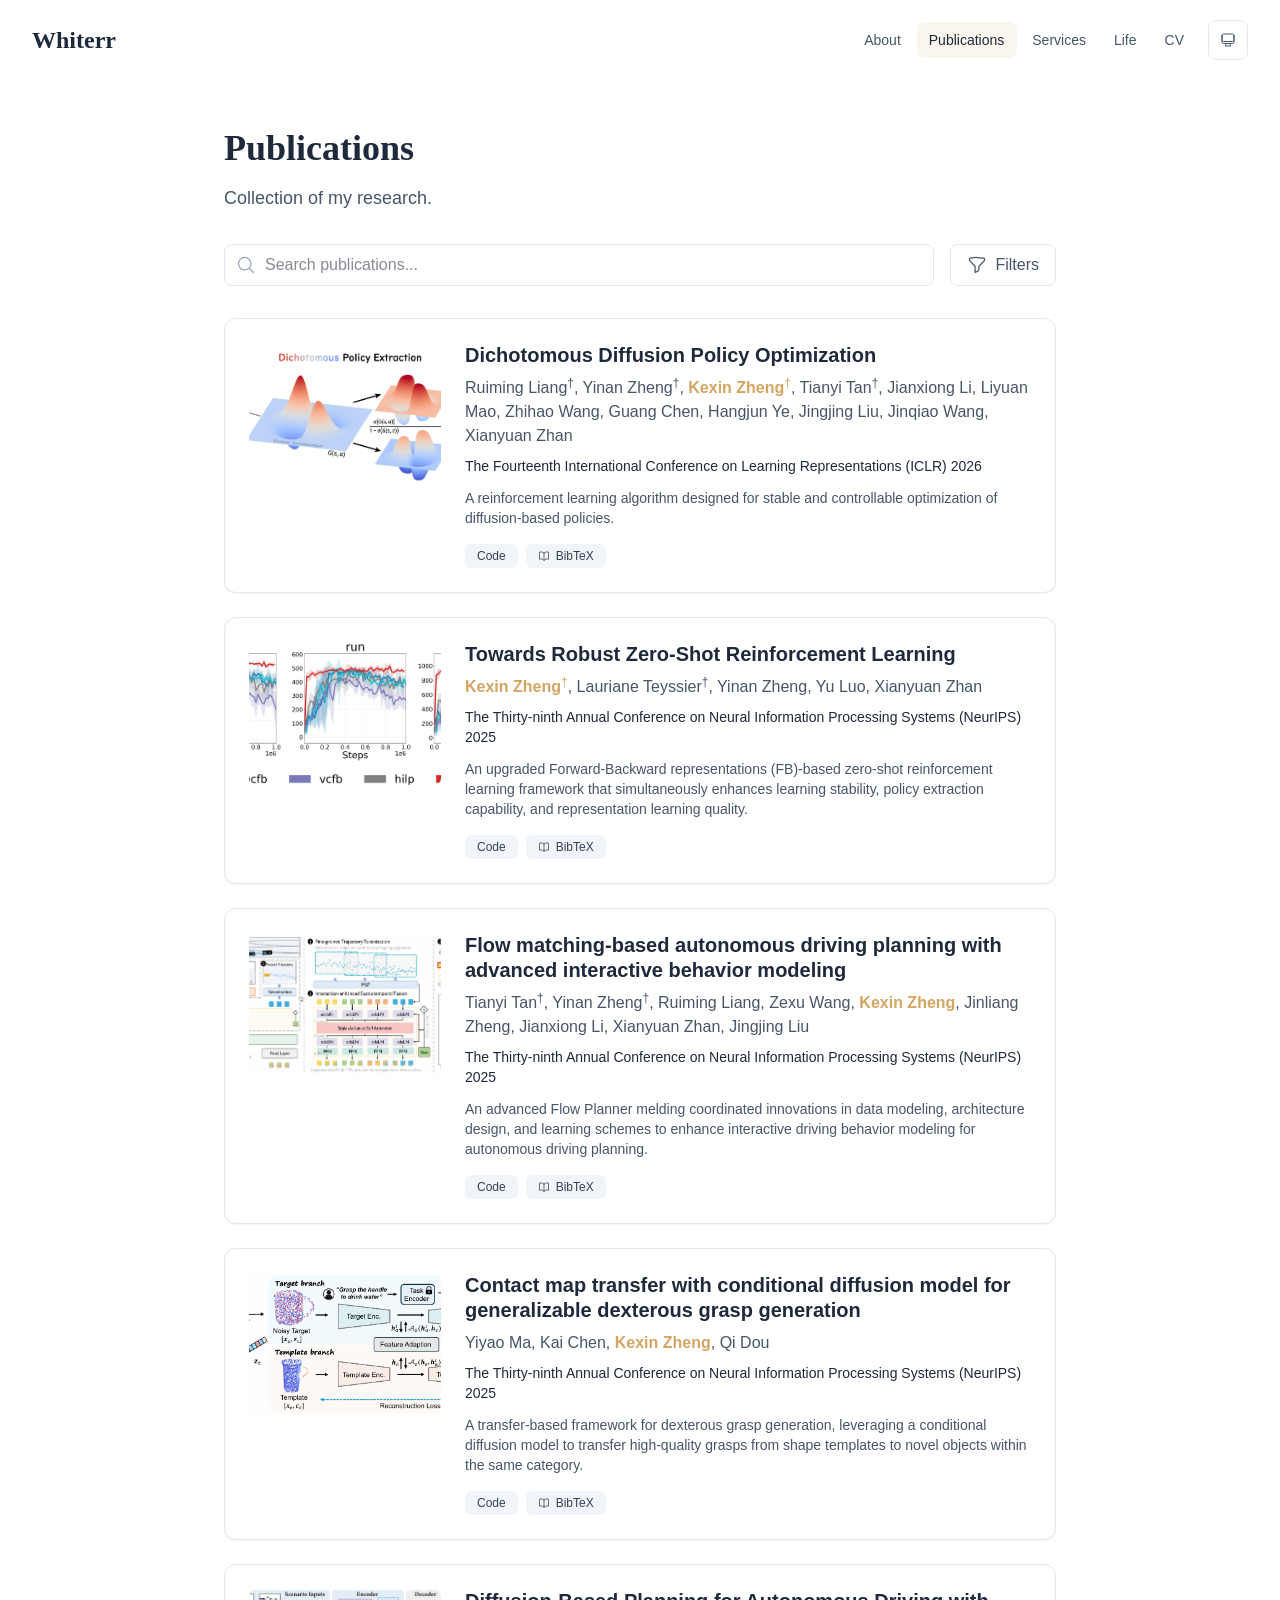
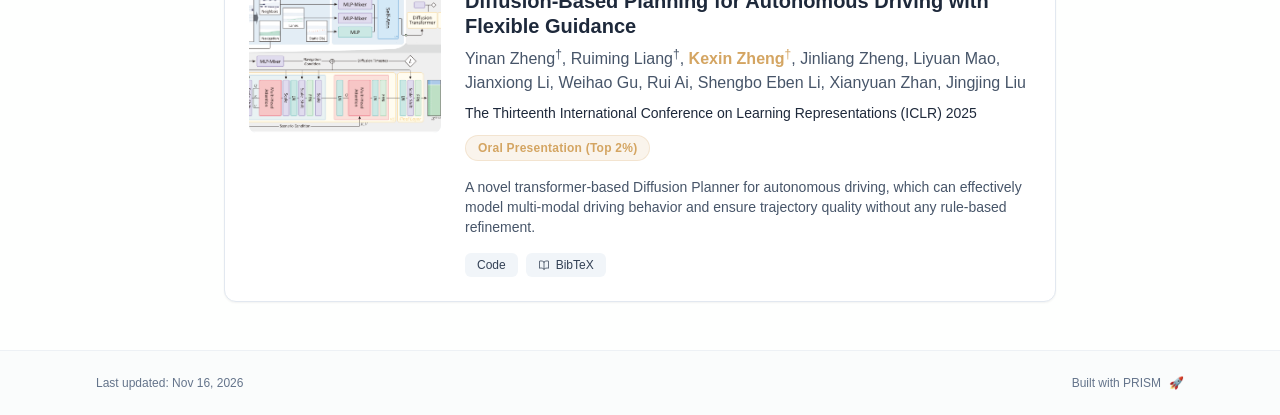
<file: publications/index.html>
<!DOCTYPE html><html lang="en" class="scroll-smooth"><head><meta charSet="utf-8"/><meta name="viewport" content="width=device-width, initial-scale=1"/><link rel="stylesheet" href="/_next/static/css/f4b701fb5fc42ae4.css" data-precedence="next"/><link rel="preload" as="script" fetchPriority="low" href="/_next/static/chunks/webpack-679b75d1c4c2027c.js"/><script src="/_next/static/chunks/4bd1b696-70b6d399998de86a.js" async=""></script><script src="/_next/static/chunks/684-5aaa8290a129f299.js" async=""></script><script src="/_next/static/chunks/main-app-18725a5e8043c5b7.js" async=""></script><script src="/_next/static/chunks/461-a9a5d7b05a71d978.js" async=""></script><script src="/_next/static/chunks/874-6cc630662f3664af.js" async=""></script><script src="/_next/static/chunks/291-e39730cc9327e39b.js" async=""></script><script src="/_next/static/chunks/app/layout-f47ed4cefe265c3a.js" async=""></script><script src="/_next/static/chunks/178-595a94b9af1e67b5.js" async=""></script><script src="/_next/static/chunks/748-90fc307eb6cb0c21.js" async=""></script><script src="/_next/static/chunks/app/%5Bslug%5D/page-77c5520eb148aa8e.js" async=""></script><link rel="icon" href="/kkd.jpg" type="image/svg+xml"/><link rel="dns-prefetch" href="https://jialeliu.com"/><link rel="preconnect" href="https://jialeliu.com" crossorigin=""/><link rel="preload" as="font" type="font/woff2" href="https://jialeliu.com/fonts/georgiab.woff2" crossorigin=""/><script>
              try {
                const theme = localStorage.getItem('theme-storage');
                const parsed = theme ? JSON.parse(theme) : null;
                const setting = parsed?.state?.theme || 'system';
                const prefersDark = typeof window !== 'undefined' && window.matchMedia && window.matchMedia('(prefers-color-scheme: dark)').matches;
                const effective = setting === 'dark' ? 'dark' : (setting === 'light' ? 'light' : (prefersDark ? 'dark' : 'light'));
                var root = document.documentElement;
                root.classList.add(effective);
                root.setAttribute('data-theme', effective);
              } catch (e) {
                var root = document.documentElement;
                root.classList.add('light');
                root.setAttribute('data-theme', 'light');
              }
            </script><script>
    try {
      const cfg = {"enabled":false,"locales":["en"],"defaultLocale":"en","mode":"fixed","fixedLocale":"en","persist":false,"switcher":false,"labels":{"en":"English"}};
      const storageKey = 'locale-storage';
      const normalize = (value) => typeof value === 'string' ? value.trim().replace('_', '-').toLowerCase() : '';
      const matchLocale = (candidate) => {
        const normalized = normalize(candidate);
        if (!normalized) return null;
        if (cfg.locales.includes(normalized)) return normalized;
        const language = normalized.split('-')[0];
        if (cfg.locales.includes(language)) return language;
        return null;
      };

      let resolved = null;

      if (!cfg.enabled) {
        resolved = cfg.defaultLocale;
      } else if (cfg.persist) {
        resolved = matchLocale(localStorage.getItem(storageKey));
      }

      if (!resolved) {
        if (cfg.mode === 'fixed') {
          resolved = cfg.fixedLocale;
        } else {
          resolved = matchLocale(navigator.language);
        }
      }

      if (!resolved) {
        resolved = cfg.defaultLocale;
      }

      const root = document.documentElement;
      root.lang = resolved;
      root.setAttribute('data-locale', resolved);

      if (cfg.persist) {
        localStorage.setItem(storageKey, resolved);
      }
    } catch (e) {
      const root = document.documentElement;
      root.lang = 'en';
      root.setAttribute('data-locale', 'en');
    }
  </script><title>Publications | Whiterr</title><meta name="description" content="Collection of my research."/><meta name="author" content="Kexin Zheng"/><meta name="keywords" content="Kexin Zheng,PhD,Research,"/><meta name="creator" content="Kexin Zheng"/><meta name="publisher" content="Kexin Zheng"/><meta property="og:title" content="Whiterr"/><meta property="og:description" content="PhD student @ HKU."/><meta property="og:site_name" content="Kexin Zheng&#x27;s Academic Website"/><meta property="og:locale" content="en_US"/><meta property="og:type" content="website"/><meta name="twitter:card" content="summary"/><meta name="twitter:title" content="Whiterr"/><meta name="twitter:description" content="PhD student @ HKU."/><link rel="icon" href="/kkd.jpg"/><script>document.querySelectorAll('body link[rel="icon"], body link[rel="apple-touch-icon"]').forEach(el => document.head.appendChild(el))</script><script src="/_next/static/chunks/polyfills-42372ed130431b0a.js" noModule=""></script></head><body class="font-sans antialiased"><div style="visibility:hidden"><nav class="fixed top-0 left-0 right-0 z-50" data-headlessui-state=""><div class="transition-all duration-300 ease-out bg-transparent" style="transform:translateY(-100px)"><div class="max-w-7xl mx-auto px-4 sm:px-6 lg:px-8"><div class="flex justify-between items-center h-16 lg:h-20"><div class="flex-shrink-0" tabindex="0"><a class="text-xl lg:text-2xl font-serif font-semibold text-primary hover:text-accent transition-colors duration-200" href="/">Whiterr</a></div><div class="hidden lg:block"><div class="ml-10 flex items-center space-x-3"><div class="relative flex items-baseline space-x-1"><a data-nav-href="/" class="relative px-3 py-2 text-sm font-medium rounded-lg transition-colors duration-150 text-neutral-600" href="/">About</a><a data-nav-href="/publications" class="relative px-3 py-2 text-sm font-medium rounded-lg transition-colors duration-150 text-primary" href="/publications/">Publications</a><a data-nav-href="/services" class="relative px-3 py-2 text-sm font-medium rounded-lg transition-colors duration-150 text-neutral-600" href="/services/">Services</a><a data-nav-href="/life" class="relative px-3 py-2 text-sm font-medium rounded-lg transition-colors duration-150 text-neutral-600" href="/life/">Life</a><a data-nav-href="/cv" class="relative px-3 py-2 text-sm font-medium rounded-lg transition-colors duration-150 text-neutral-600" href="/cv/">CV</a></div><div class="flex items-center justify-center w-10 h-10 rounded-lg border border-neutral-200 dark:border-[rgba(148,163,184,0.24)] bg-background dark:bg-neutral-800"><div class="w-4 h-4 rounded-full bg-neutral-300 animate-pulse"></div></div></div></div><div class="lg:hidden flex items-center space-x-2"><div class="flex items-center justify-center w-10 h-10 rounded-lg border border-neutral-200 dark:border-[rgba(148,163,184,0.24)] bg-background dark:bg-neutral-800"><div class="w-4 h-4 rounded-full bg-neutral-300 animate-pulse"></div></div><button class="inline-flex items-center justify-center p-2 rounded-md text-neutral-600 hover:text-primary hover:bg-neutral-100 dark:hover:bg-neutral-800 focus:outline-none focus:ring-2 focus:ring-inset focus:ring-accent transition-colors duration-200" id="headlessui-disclosure-button-«R7pdb»" type="button" aria-expanded="false" data-headlessui-state=""><span class="sr-only">Open main menu</span><div><svg xmlns="http://www.w3.org/2000/svg" fill="none" viewBox="0 0 24 24" stroke-width="1.5" stroke="currentColor" aria-hidden="true" data-slot="icon" class="block h-6 w-6"><path stroke-linecap="round" stroke-linejoin="round" d="M3.75 6.75h16.5M3.75 12h16.5m-16.5 5.25h16.5"></path></svg></div></button></div></div></div></div></nav><main class="min-h-screen pt-16 lg:pt-20"><div class="max-w-4xl mx-auto px-4 sm:px-6 lg:px-8 py-12"><div style="opacity:0;transform:translateY(20px)"><div class="mb-8"><h1 class="text-4xl font-serif font-bold text-primary mb-4">Publications</h1><p class="text-lg text-neutral-600 dark:text-neutral-500 max-w-2xl">Collection of my research.</p></div><div class="mb-8 space-y-4"><div class="flex flex-col sm:flex-row gap-4"><div class="relative flex-grow"><svg xmlns="http://www.w3.org/2000/svg" fill="none" viewBox="0 0 24 24" stroke-width="1.5" stroke="currentColor" aria-hidden="true" data-slot="icon" class="absolute left-3 top-1/2 transform -translate-y-1/2 h-5 w-5 text-neutral-400"><path stroke-linecap="round" stroke-linejoin="round" d="m21 21-5.197-5.197m0 0A7.5 7.5 0 1 0 5.196 5.196a7.5 7.5 0 0 0 10.607 10.607Z"></path></svg><input type="text" placeholder="Search publications..." class="w-full pl-10 pr-4 py-2 rounded-lg border border-neutral-200 dark:border-neutral-800 bg-white dark:bg-neutral-900 focus:ring-2 focus:ring-accent focus:border-transparent transition-all duration-200" value=""/></div><button class="flex items-center justify-center px-4 py-2 rounded-lg border transition-all duration-200 bg-white dark:bg-neutral-900 border-neutral-200 dark:border-neutral-800 text-neutral-600 hover:border-accent hover:text-accent"><svg xmlns="http://www.w3.org/2000/svg" fill="none" viewBox="0 0 24 24" stroke-width="1.5" stroke="currentColor" aria-hidden="true" data-slot="icon" class="h-5 w-5 mr-2"><path stroke-linecap="round" stroke-linejoin="round" d="M12 3c2.755 0 5.455.232 8.083.678.533.09.917.556.917 1.096v1.044a2.25 2.25 0 0 1-.659 1.591l-5.432 5.432a2.25 2.25 0 0 0-.659 1.591v2.927a2.25 2.25 0 0 1-1.244 2.013L9.75 21v-6.568a2.25 2.25 0 0 0-.659-1.591L3.659 7.409A2.25 2.25 0 0 1 3 5.818V4.774c0-.54.384-1.006.917-1.096A48.32 48.32 0 0 1 12 3Z"></path></svg>Filters</button></div></div><div class="space-y-6"><div class="bg-white dark:bg-neutral-900 p-6 rounded-xl shadow-sm border border-neutral-200 dark:border-neutral-800 hover:shadow-md transition-all duration-200" style="opacity:0;transform:translateY(20px)"><div class="flex flex-col md:flex-row gap-6"><div class="w-full md:w-48 flex-shrink-0"><div class="aspect-video md:aspect-[4/3] relative rounded-lg overflow-hidden bg-neutral-100 dark:bg-neutral-800"><img alt="Dichotomous Diffusion Policy Optimization" loading="lazy" decoding="async" data-nimg="fill" class="object-cover" style="position:absolute;height:100%;width:100%;left:0;top:0;right:0;bottom:0;color:transparent" src="/papers/dipole.png"/></div></div><div class="flex-grow"><h3 class="text-xl font-semibold text-primary mb-2 leading-tight">Dichotomous Diffusion Policy Optimization</h3><p class="text-base text-neutral-600 dark:text-neutral-400 mb-2"><span><span class=" ">Ruiming Liang</span><sup class="ml-0 text-neutral-600 dark:text-neutral-400">†</sup>, </span><span><span class=" ">Yinan Zheng</span><sup class="ml-0 text-neutral-600 dark:text-neutral-400">†</sup>, </span><span><span class="font-semibold text-accent ">Kexin Zheng</span><sup class="ml-0 text-accent">†</sup>, </span><span><span class=" ">Tianyi Tan</span><sup class="ml-0 text-neutral-600 dark:text-neutral-400">†</sup>, </span><span><span class=" ">Jianxiong Li</span>, </span><span><span class=" ">Liyuan Mao</span>, </span><span><span class=" ">Zhihao Wang</span>, </span><span><span class=" ">Guang Chen</span>, </span><span><span class=" ">Hangjun Ye</span>, </span><span><span class=" ">Jingjing Liu</span>, </span><span><span class=" ">Jinqiao Wang</span>, </span><span><span class=" ">Xianyuan Zhan</span></span></p><p class="text-sm font-medium text-neutral-800 dark:text-neutral-600 mb-3">The Fourteenth International Conference on Learning Representations (ICLR)<!-- --> <!-- -->2026</p><p class="text-sm text-neutral-600 dark:text-neutral-500 mb-4 line-clamp-3">A reinforcement learning algorithm designed for stable and controllable optimization of diffusion-based policies.</p><div class="flex flex-wrap gap-2 mt-auto"><a href="https://github.com/LRMbbj/DIPOLE" target="_blank" rel="noopener noreferrer" class="inline-flex items-center px-3 py-1 rounded-md text-xs font-medium bg-neutral-100 dark:bg-neutral-800 text-neutral-700 dark:text-neutral-300 hover:bg-accent hover:text-white transition-colors">Code</a><button class="inline-flex items-center px-3 py-1 rounded-md text-xs font-medium transition-colors bg-neutral-100 dark:bg-neutral-800 text-neutral-700 dark:text-neutral-300 hover:bg-accent hover:text-white"><svg xmlns="http://www.w3.org/2000/svg" fill="none" viewBox="0 0 24 24" stroke-width="1.5" stroke="currentColor" aria-hidden="true" data-slot="icon" class="h-3 w-3 mr-1.5"><path stroke-linecap="round" stroke-linejoin="round" d="M12 6.042A8.967 8.967 0 0 0 6 3.75c-1.052 0-2.062.18-3 .512v14.25A8.987 8.987 0 0 1 6 18c2.305 0 4.408.867 6 2.292m0-14.25a8.966 8.966 0 0 1 6-2.292c1.052 0 2.062.18 3 .512v14.25A8.987 8.987 0 0 0 18 18a8.967 8.967 0 0 0-6 2.292m0-14.25v14.25"></path></svg>BibTeX</button></div></div></div></div><div class="bg-white dark:bg-neutral-900 p-6 rounded-xl shadow-sm border border-neutral-200 dark:border-neutral-800 hover:shadow-md transition-all duration-200" style="opacity:0;transform:translateY(20px)"><div class="flex flex-col md:flex-row gap-6"><div class="w-full md:w-48 flex-shrink-0"><div class="aspect-video md:aspect-[4/3] relative rounded-lg overflow-hidden bg-neutral-100 dark:bg-neutral-800"><img alt="Towards Robust Zero-Shot Reinforcement Learning" loading="lazy" decoding="async" data-nimg="fill" class="object-cover" style="position:absolute;height:100%;width:100%;left:0;top:0;right:0;bottom:0;color:transparent" src="/papers/breeze-curves.png"/></div></div><div class="flex-grow"><h3 class="text-xl font-semibold text-primary mb-2 leading-tight">Towards Robust Zero-Shot Reinforcement Learning</h3><p class="text-base text-neutral-600 dark:text-neutral-400 mb-2"><span><span class="font-semibold text-accent ">Kexin Zheng</span><sup class="ml-0 text-accent">†</sup>, </span><span><span class=" ">Lauriane Teyssier</span><sup class="ml-0 text-neutral-600 dark:text-neutral-400">†</sup>, </span><span><span class=" ">Yinan Zheng</span>, </span><span><span class=" ">Yu Luo</span>, </span><span><span class=" ">Xianyuan Zhan</span></span></p><p class="text-sm font-medium text-neutral-800 dark:text-neutral-600 mb-3">The Thirty-ninth Annual Conference on Neural Information Processing Systems (NeurIPS)<!-- --> <!-- -->2025</p><p class="text-sm text-neutral-600 dark:text-neutral-500 mb-4 line-clamp-3">An upgraded Forward-Backward representations (FB)-based zero-shot reinforcement learning framework that simultaneously enhances learning stability, policy extraction capability, and representation learning quality.</p><div class="flex flex-wrap gap-2 mt-auto"><a href="https://github.com/Whiterrrrr/BREEZE" target="_blank" rel="noopener noreferrer" class="inline-flex items-center px-3 py-1 rounded-md text-xs font-medium bg-neutral-100 dark:bg-neutral-800 text-neutral-700 dark:text-neutral-300 hover:bg-accent hover:text-white transition-colors">Code</a><button class="inline-flex items-center px-3 py-1 rounded-md text-xs font-medium transition-colors bg-neutral-100 dark:bg-neutral-800 text-neutral-700 dark:text-neutral-300 hover:bg-accent hover:text-white"><svg xmlns="http://www.w3.org/2000/svg" fill="none" viewBox="0 0 24 24" stroke-width="1.5" stroke="currentColor" aria-hidden="true" data-slot="icon" class="h-3 w-3 mr-1.5"><path stroke-linecap="round" stroke-linejoin="round" d="M12 6.042A8.967 8.967 0 0 0 6 3.75c-1.052 0-2.062.18-3 .512v14.25A8.987 8.987 0 0 1 6 18c2.305 0 4.408.867 6 2.292m0-14.25a8.966 8.966 0 0 1 6-2.292c1.052 0 2.062.18 3 .512v14.25A8.987 8.987 0 0 0 18 18a8.967 8.967 0 0 0-6 2.292m0-14.25v14.25"></path></svg>BibTeX</button></div></div></div></div><div class="bg-white dark:bg-neutral-900 p-6 rounded-xl shadow-sm border border-neutral-200 dark:border-neutral-800 hover:shadow-md transition-all duration-200" style="opacity:0;transform:translateY(20px)"><div class="flex flex-col md:flex-row gap-6"><div class="w-full md:w-48 flex-shrink-0"><div class="aspect-video md:aspect-[4/3] relative rounded-lg overflow-hidden bg-neutral-100 dark:bg-neutral-800"><img alt="Flow matching-based autonomous driving planning with advanced interactive behavior modeling" loading="lazy" decoding="async" data-nimg="fill" class="object-cover" style="position:absolute;height:100%;width:100%;left:0;top:0;right:0;bottom:0;color:transparent" src="/papers/flow-planner.png"/></div></div><div class="flex-grow"><h3 class="text-xl font-semibold text-primary mb-2 leading-tight">Flow matching-based autonomous driving planning with advanced interactive behavior modeling</h3><p class="text-base text-neutral-600 dark:text-neutral-400 mb-2"><span><span class=" ">Tianyi Tan</span><sup class="ml-0 text-neutral-600 dark:text-neutral-400">†</sup>, </span><span><span class=" ">Yinan Zheng</span><sup class="ml-0 text-neutral-600 dark:text-neutral-400">†</sup>, </span><span><span class=" ">Ruiming Liang</span>, </span><span><span class=" ">Zexu Wang</span>, </span><span><span class="font-semibold text-accent ">Kexin Zheng</span>, </span><span><span class=" ">Jinliang Zheng</span>, </span><span><span class=" ">Jianxiong Li</span>, </span><span><span class=" ">Xianyuan Zhan</span>, </span><span><span class=" ">Jingjing Liu</span></span></p><p class="text-sm font-medium text-neutral-800 dark:text-neutral-600 mb-3">The Thirty-ninth Annual Conference on Neural Information Processing Systems (NeurIPS)<!-- --> <!-- -->2025</p><p class="text-sm text-neutral-600 dark:text-neutral-500 mb-4 line-clamp-3">An advanced Flow Planner melding coordinated innovations in data modeling, architecture design, and learning schemes to enhance interactive driving behavior modeling for autonomous driving planning.</p><div class="flex flex-wrap gap-2 mt-auto"><a href="https://github.com/DiffusionAD/Flow-Planner" target="_blank" rel="noopener noreferrer" class="inline-flex items-center px-3 py-1 rounded-md text-xs font-medium bg-neutral-100 dark:bg-neutral-800 text-neutral-700 dark:text-neutral-300 hover:bg-accent hover:text-white transition-colors">Code</a><button class="inline-flex items-center px-3 py-1 rounded-md text-xs font-medium transition-colors bg-neutral-100 dark:bg-neutral-800 text-neutral-700 dark:text-neutral-300 hover:bg-accent hover:text-white"><svg xmlns="http://www.w3.org/2000/svg" fill="none" viewBox="0 0 24 24" stroke-width="1.5" stroke="currentColor" aria-hidden="true" data-slot="icon" class="h-3 w-3 mr-1.5"><path stroke-linecap="round" stroke-linejoin="round" d="M12 6.042A8.967 8.967 0 0 0 6 3.75c-1.052 0-2.062.18-3 .512v14.25A8.987 8.987 0 0 1 6 18c2.305 0 4.408.867 6 2.292m0-14.25a8.966 8.966 0 0 1 6-2.292c1.052 0 2.062.18 3 .512v14.25A8.987 8.987 0 0 0 18 18a8.967 8.967 0 0 0-6 2.292m0-14.25v14.25"></path></svg>BibTeX</button></div></div></div></div><div class="bg-white dark:bg-neutral-900 p-6 rounded-xl shadow-sm border border-neutral-200 dark:border-neutral-800 hover:shadow-md transition-all duration-200" style="opacity:0;transform:translateY(20px)"><div class="flex flex-col md:flex-row gap-6"><div class="w-full md:w-48 flex-shrink-0"><div class="aspect-video md:aspect-[4/3] relative rounded-lg overflow-hidden bg-neutral-100 dark:bg-neutral-800"><img alt="Contact map transfer with conditional diffusion model for generalizable dexterous grasp generation" loading="lazy" decoding="async" data-nimg="fill" class="object-cover" style="position:absolute;height:100%;width:100%;left:0;top:0;right:0;bottom:0;color:transparent" src="/papers/cmtdiffusion.png"/></div></div><div class="flex-grow"><h3 class="text-xl font-semibold text-primary mb-2 leading-tight">Contact map transfer with conditional diffusion model for generalizable dexterous grasp generation</h3><p class="text-base text-neutral-600 dark:text-neutral-400 mb-2"><span><span class=" ">Yiyao Ma</span>, </span><span><span class=" ">Kai Chen</span>, </span><span><span class="font-semibold text-accent ">Kexin Zheng</span>, </span><span><span class=" ">Qi Dou</span></span></p><p class="text-sm font-medium text-neutral-800 dark:text-neutral-600 mb-3">The Thirty-ninth Annual Conference on Neural Information Processing Systems (NeurIPS)<!-- --> <!-- -->2025</p><p class="text-sm text-neutral-600 dark:text-neutral-500 mb-4 line-clamp-3">A transfer-based framework for dexterous grasp generation, leveraging a conditional diffusion model to transfer high-quality grasps from shape templates to novel objects within the same category.</p><div class="flex flex-wrap gap-2 mt-auto"><a href="https://github.com/Yiyao-Ma/cmtdiffusion" target="_blank" rel="noopener noreferrer" class="inline-flex items-center px-3 py-1 rounded-md text-xs font-medium bg-neutral-100 dark:bg-neutral-800 text-neutral-700 dark:text-neutral-300 hover:bg-accent hover:text-white transition-colors">Code</a><button class="inline-flex items-center px-3 py-1 rounded-md text-xs font-medium transition-colors bg-neutral-100 dark:bg-neutral-800 text-neutral-700 dark:text-neutral-300 hover:bg-accent hover:text-white"><svg xmlns="http://www.w3.org/2000/svg" fill="none" viewBox="0 0 24 24" stroke-width="1.5" stroke="currentColor" aria-hidden="true" data-slot="icon" class="h-3 w-3 mr-1.5"><path stroke-linecap="round" stroke-linejoin="round" d="M12 6.042A8.967 8.967 0 0 0 6 3.75c-1.052 0-2.062.18-3 .512v14.25A8.987 8.987 0 0 1 6 18c2.305 0 4.408.867 6 2.292m0-14.25a8.966 8.966 0 0 1 6-2.292c1.052 0 2.062.18 3 .512v14.25A8.987 8.987 0 0 0 18 18a8.967 8.967 0 0 0-6 2.292m0-14.25v14.25"></path></svg>BibTeX</button></div></div></div></div><div class="bg-white dark:bg-neutral-900 p-6 rounded-xl shadow-sm border border-neutral-200 dark:border-neutral-800 hover:shadow-md transition-all duration-200" style="opacity:0;transform:translateY(20px)"><div class="flex flex-col md:flex-row gap-6"><div class="w-full md:w-48 flex-shrink-0"><div class="aspect-video md:aspect-[4/3] relative rounded-lg overflow-hidden bg-neutral-100 dark:bg-neutral-800"><img alt="Diffusion-Based Planning for Autonomous Driving with Flexible Guidance" loading="lazy" decoding="async" data-nimg="fill" class="object-cover" style="position:absolute;height:100%;width:100%;left:0;top:0;right:0;bottom:0;color:transparent" src="/papers/diffusion-planner.png"/></div></div><div class="flex-grow"><h3 class="text-xl font-semibold text-primary mb-2 leading-tight">Diffusion-Based Planning for Autonomous Driving with Flexible Guidance</h3><p class="text-base text-neutral-600 dark:text-neutral-400 mb-2"><span><span class=" ">Yinan Zheng</span><sup class="ml-0 text-neutral-600 dark:text-neutral-400">†</sup>, </span><span><span class=" ">Ruiming Liang</span><sup class="ml-0 text-neutral-600 dark:text-neutral-400">†</sup>, </span><span><span class="font-semibold text-accent ">Kexin Zheng</span><sup class="ml-0 text-accent">†</sup>, </span><span><span class=" ">Jinliang Zheng</span>, </span><span><span class=" ">Liyuan Mao</span>, </span><span><span class=" ">Jianxiong Li</span>, </span><span><span class=" ">Weihao Gu</span>, </span><span><span class=" ">Rui Ai</span>, </span><span><span class=" ">Shengbo Eben Li</span>, </span><span><span class=" ">Xianyuan Zhan</span>, </span><span><span class=" ">Jingjing Liu</span></span></p><p class="text-sm font-medium text-neutral-800 dark:text-neutral-600 mb-3">The Thirteenth International Conference on Learning Representations (ICLR)<!-- --> <!-- -->2025</p><div class="flex flex-wrap gap-2 mb-4"><span class="inline-flex items-center rounded-full bg-accent/12 px-3 py-1 text-xs font-semibold tracking-[0.02em] text-accent border border-accent/20">Oral Presentation (Top 2%)</span></div><p class="text-sm text-neutral-600 dark:text-neutral-500 mb-4 line-clamp-3">A novel transformer-based Diffusion Planner for autonomous driving, which can effectively model multi-modal driving behavior and ensure trajectory quality without any rule-based refinement.</p><div class="flex flex-wrap gap-2 mt-auto"><a href="https://github.com/ZhengYinan-AIR/Diffusion-Planner" target="_blank" rel="noopener noreferrer" class="inline-flex items-center px-3 py-1 rounded-md text-xs font-medium bg-neutral-100 dark:bg-neutral-800 text-neutral-700 dark:text-neutral-300 hover:bg-accent hover:text-white transition-colors">Code</a><button class="inline-flex items-center px-3 py-1 rounded-md text-xs font-medium transition-colors bg-neutral-100 dark:bg-neutral-800 text-neutral-700 dark:text-neutral-300 hover:bg-accent hover:text-white"><svg xmlns="http://www.w3.org/2000/svg" fill="none" viewBox="0 0 24 24" stroke-width="1.5" stroke="currentColor" aria-hidden="true" data-slot="icon" class="h-3 w-3 mr-1.5"><path stroke-linecap="round" stroke-linejoin="round" d="M12 6.042A8.967 8.967 0 0 0 6 3.75c-1.052 0-2.062.18-3 .512v14.25A8.987 8.987 0 0 1 6 18c2.305 0 4.408.867 6 2.292m0-14.25a8.966 8.966 0 0 1 6-2.292c1.052 0 2.062.18 3 .512v14.25A8.987 8.987 0 0 0 18 18a8.967 8.967 0 0 0-6 2.292m0-14.25v14.25"></path></svg>BibTeX</button></div></div></div></div></div></div></div><!--$--><!--/$--><!--$--><!--/$--></main><footer class="border-t border-neutral-200/50 bg-neutral-50/50 dark:bg-neutral-900/50 dark:border-neutral-700/50"><div class="max-w-6xl mx-auto px-4 sm:px-6 lg:px-8 py-6"><div class="flex flex-col sm:flex-row justify-between items-center gap-2"><p class="text-xs text-neutral-500">Last updated<!-- -->: <!-- -->Nov 16, 2026</p><p class="text-xs text-neutral-500 flex items-center"><a href="https://github.com/xyjoey/PRISM" target="_blank" rel="noopener noreferrer">Built with PRISM</a><span class="ml-2">🚀</span></p></div></div></footer></div><script src="/_next/static/chunks/webpack-679b75d1c4c2027c.js" async=""></script><script>(self.__next_f=self.__next_f||[]).push([0])</script><script>self.__next_f.push([1,"1:\"$Sreact.fragment\"\n3:I[3719,[\"461\",\"static/chunks/461-a9a5d7b05a71d978.js\",\"874\",\"static/chunks/874-6cc630662f3664af.js\",\"291\",\"static/chunks/291-e39730cc9327e39b.js\",\"177\",\"static/chunks/app/layout-f47ed4cefe265c3a.js\"],\"ThemeProvider\"]\n4:I[310,[\"461\",\"static/chunks/461-a9a5d7b05a71d978.js\",\"874\",\"static/chunks/874-6cc630662f3664af.js\",\"291\",\"static/chunks/291-e39730cc9327e39b.js\",\"177\",\"static/chunks/app/layout-f47ed4cefe265c3a.js\"],\"LocaleProvider\"]\n5:I[4574,[\"461\",\"static/chunks/461-a9a5d7b05a71d978.js\",\"874\",\"static/chunks/874-6cc630662f3664af.js\",\"291\",\"static/chunks/291-e39730cc9327e39b.js\",\"177\",\"static/chunks/app/layout-f47ed4cefe265c3a.js\"],\"default\"]\n6:I[7555,[],\"\"]\n7:I[1295,[],\"\"]\n8:I[2548,[\"461\",\"static/chunks/461-a9a5d7b05a71d978.js\",\"874\",\"static/chunks/874-6cc630662f3664af.js\",\"291\",\"static/chunks/291-e39730cc9327e39b.js\",\"177\",\"static/chunks/app/layout-f47ed4cefe265c3a.js\"],\"default\"]\na:I[9665,[],\"MetadataBoundary\"]\nc:I[9665,[],\"OutletBoundary\"]\nf:I[4911,[],\"AsyncMetadataOutlet\"]\n11:I[9665,[],\"ViewportBoundary\"]\n13:I[6614,[],\"\"]\n:HL[\"/_next/static/css/f4b701fb5fc42ae4.css\",\"style\"]\n2:T5c8,\n    try {\n      const cfg = {\"enabled\":false,\"locales\":[\"en\"],\"defaultLocale\":\"en\",\"mode\":\"fixed\",\"fixedLocale\":\"en\",\"persist\":false,\"switcher\":false,\"labels\":{\"en\":\"English\"}};\n      const storageKey = 'locale-storage';\n      const normalize = (value) =\u003e typeof value === 'string' ? value.trim().replace('_', '-').toLowerCase() : '';\n      const matchLocale = (candidate) =\u003e {\n        const normalized = normalize(candidate);\n        if (!normalized) return null;\n        if (cfg.locales.includes(normalized)) return normalized;\n        const language = normalized.split('-')[0];\n        if (cfg.locales.includes(language)) return language;\n        return null;\n      };\n\n      let resolved = null;\n\n      if (!cfg.enabled) {\n        resolved = cfg.defaultLocale;\n      } else if (cfg.persist) {\n        resolved = matchLocale(localStorage.getItem(storageKey));\n      }\n\n      if (!resolved) {\n        if (cfg.mode === 'f"])</script><script>self.__next_f.push([1,"ixed') {\n          resolved = cfg.fixedLocale;\n        } else {\n          resolved = matchLocale(navigator.language);\n        }\n      }\n\n      if (!resolved) {\n        resolved = cfg.defaultLocale;\n      }\n\n      const root = document.documentElement;\n      root.lang = resolved;\n      root.setAttribute('data-locale', resolved);\n\n      if (cfg.persist) {\n        localStorage.setItem(storageKey, resolved);\n      }\n    } catch (e) {\n      const root = document.documentElement;\n      root.lang = 'en';\n      root.setAttribute('data-locale', 'en');\n    }\n  "])</script><script>self.__next_f.push([1,"0:{\"P\":null,\"b\":\"kJjWhO1VRrqjpAgzRyE3N\",\"p\":\"\",\"c\":[\"\",\"publications\",\"\"],\"i\":false,\"f\":[[[\"\",{\"children\":[[\"slug\",\"publications\",\"d\"],{\"children\":[\"__PAGE__\",{}]}]},\"$undefined\",\"$undefined\",true],[\"\",[\"$\",\"$1\",\"c\",{\"children\":[[[\"$\",\"link\",\"0\",{\"rel\":\"stylesheet\",\"href\":\"/_next/static/css/f4b701fb5fc42ae4.css\",\"precedence\":\"next\",\"crossOrigin\":\"$undefined\",\"nonce\":\"$undefined\"}]],[\"$\",\"html\",null,{\"lang\":\"en\",\"className\":\"scroll-smooth\",\"suppressHydrationWarning\":true,\"children\":[[\"$\",\"head\",null,{\"children\":[[\"$\",\"link\",null,{\"rel\":\"icon\",\"href\":\"/kkd.jpg\",\"type\":\"image/svg+xml\"}],[\"$\",\"link\",null,{\"rel\":\"dns-prefetch\",\"href\":\"https://jialeliu.com\"}],[\"$\",\"link\",null,{\"rel\":\"preconnect\",\"href\":\"https://jialeliu.com\",\"crossOrigin\":\"\"}],[\"$\",\"link\",null,{\"rel\":\"preload\",\"as\":\"font\",\"type\":\"font/woff2\",\"href\":\"https://jialeliu.com/fonts/georgiab.woff2\",\"crossOrigin\":\"\"}],[\"$\",\"script\",null,{\"dangerouslySetInnerHTML\":{\"__html\":\"\\n              try {\\n                const theme = localStorage.getItem('theme-storage');\\n                const parsed = theme ? JSON.parse(theme) : null;\\n                const setting = parsed?.state?.theme || 'system';\\n                const prefersDark = typeof window !== 'undefined' \u0026\u0026 window.matchMedia \u0026\u0026 window.matchMedia('(prefers-color-scheme: dark)').matches;\\n                const effective = setting === 'dark' ? 'dark' : (setting === 'light' ? 'light' : (prefersDark ? 'dark' : 'light'));\\n                var root = document.documentElement;\\n                root.classList.add(effective);\\n                root.setAttribute('data-theme', effective);\\n              } catch (e) {\\n                var root = document.documentElement;\\n                root.classList.add('light');\\n                root.setAttribute('data-theme', 'light');\\n              }\\n            \"}}],[\"$\",\"script\",null,{\"dangerouslySetInnerHTML\":{\"__html\":\"$2\"}}]]}],[\"$\",\"body\",null,{\"className\":\"font-sans antialiased\",\"children\":[\"$\",\"$L3\",null,{\"children\":[\"$\",\"$L4\",null,{\"config\":{\"enabled\":false,\"locales\":[\"en\"],\"defaultLocale\":\"en\",\"mode\":\"fixed\",\"fixedLocale\":\"en\",\"persist\":false,\"switcher\":false,\"labels\":{\"en\":\"English\"}},\"children\":[[\"$\",\"$L5\",null,{\"items\":[{\"title\":\"About\",\"type\":\"page\",\"target\":\"about\",\"href\":\"/\"},{\"title\":\"Publications\",\"type\":\"page\",\"target\":\"publications\",\"href\":\"/publications\"},{\"title\":\"Services\",\"type\":\"page\",\"target\":\"services\",\"href\":\"/services\"},{\"title\":\"Life\",\"type\":\"page\",\"target\":\"life\",\"href\":\"/life\"},{\"title\":\"CV\",\"type\":\"page\",\"target\":\"cv\",\"href\":\"/cv\"}],\"siteTitle\":\"Whiterr\",\"enableOnePageMode\":false,\"i18n\":\"$0:f:0:1:1:props:children:1:props:children:1:props:children:props:children:props:config\",\"itemsByLocale\":{\"en\":[{\"title\":\"About\",\"type\":\"page\",\"target\":\"about\",\"href\":\"/\"},{\"title\":\"Publications\",\"type\":\"page\",\"target\":\"publications\",\"href\":\"/publications\"},{\"title\":\"Services\",\"type\":\"page\",\"target\":\"services\",\"href\":\"/services\"},{\"title\":\"Life\",\"type\":\"page\",\"target\":\"life\",\"href\":\"/life\"},{\"title\":\"CV\",\"type\":\"page\",\"target\":\"cv\",\"href\":\"/cv\"}]},\"siteTitleByLocale\":{\"en\":\"Whiterr\"}}],[\"$\",\"main\",null,{\"className\":\"min-h-screen pt-16 lg:pt-20\",\"children\":[\"$\",\"$L6\",null,{\"parallelRouterKey\":\"children\",\"error\":\"$undefined\",\"errorStyles\":\"$undefined\",\"errorScripts\":\"$undefined\",\"template\":[\"$\",\"$L7\",null,{}],\"templateStyles\":\"$undefined\",\"templateScripts\":\"$undefined\",\"notFound\":[[[\"$\",\"title\",null,{\"children\":\"404: This page could not be found.\"}],[\"$\",\"div\",null,{\"style\":{\"fontFamily\":\"system-ui,\\\"Segoe UI\\\",Roboto,Helvetica,Arial,sans-serif,\\\"Apple Color Emoji\\\",\\\"Segoe UI Emoji\\\"\",\"height\":\"100vh\",\"textAlign\":\"center\",\"display\":\"flex\",\"flexDirection\":\"column\",\"alignItems\":\"center\",\"justifyContent\":\"center\"},\"children\":[\"$\",\"div\",null,{\"children\":[[\"$\",\"style\",null,{\"dangerouslySetInnerHTML\":{\"__html\":\"body{color:#000;background:#fff;margin:0}.next-error-h1{border-right:1px solid rgba(0,0,0,.3)}@media (prefers-color-scheme:dark){body{color:#fff;background:#000}.next-error-h1{border-right:1px solid rgba(255,255,255,.3)}}\"}}],[\"$\",\"h1\",null,{\"className\":\"next-error-h1\",\"style\":{\"display\":\"inline-block\",\"margin\":\"0 20px 0 0\",\"padding\":\"0 23px 0 0\",\"fontSize\":24,\"fontWeight\":500,\"verticalAlign\":\"top\",\"lineHeight\":\"49px\"},\"children\":404}],[\"$\",\"div\",null,{\"style\":{\"display\":\"inline-block\"},\"children\":[\"$\",\"h2\",null,{\"style\":{\"fontSize\":14,\"fontWeight\":400,\"lineHeight\":\"49px\",\"margin\":0},\"children\":\"This page could not be found.\"}]}]]}]}]],[]],\"forbidden\":\"$undefined\",\"unauthorized\":\"$undefined\"}]}],[\"$\",\"$L8\",null,{\"lastUpdated\":\"Nov 16, 2026\",\"lastUpdatedByLocale\":{\"en\":\"Nov 16, 2026\"},\"defaultLocale\":\"en\"}]]}]}]}]]}]]}],{\"children\":[[\"slug\",\"publications\",\"d\"],[\"$\",\"$1\",\"c\",{\"children\":[null,[\"$\",\"$L6\",null,{\"parallelRouterKey\":\"children\",\"error\":\"$undefined\",\"errorStyles\":\"$undefined\",\"errorScripts\":\"$undefined\",\"template\":[\"$\",\"$L7\",null,{}],\"templateStyles\":\"$undefined\",\"templateScripts\":\"$undefined\",\"notFound\":\"$undefined\",\"forbidden\":\"$undefined\",\"unauthorized\":\"$undefined\"}]]}],{\"children\":[\"__PAGE__\",[\"$\",\"$1\",\"c\",{\"children\":[\"$L9\",[\"$\",\"$La\",null,{\"children\":\"$Lb\"}],null,[\"$\",\"$Lc\",null,{\"children\":[\"$Ld\",\"$Le\",[\"$\",\"$Lf\",null,{\"promise\":\"$@10\"}]]}]]}],{},null,false]},null,false]},null,false],[\"$\",\"$1\",\"h\",{\"children\":[null,[\"$\",\"$1\",\"1sbrjw2JedqI9yFQgeQiZ\",{\"children\":[[\"$\",\"$L11\",null,{\"children\":\"$L12\"}],null]}],null]}],false]],\"m\":\"$undefined\",\"G\":[\"$13\",\"$undefined\"],\"s\":false,\"S\":true}\n"])</script><script>self.__next_f.push([1,"14:\"$Sreact.suspense\"\n15:I[4911,[],\"AsyncMetadata\"]\n17:I[2382,[\"461\",\"static/chunks/461-a9a5d7b05a71d978.js\",\"178\",\"static/chunks/178-595a94b9af1e67b5.js\",\"748\",\"static/chunks/748-90fc307eb6cb0c21.js\",\"182\",\"static/chunks/app/%5Bslug%5D/page-77c5520eb148aa8e.js\"],\"default\"]\nb:[\"$\",\"$14\",null,{\"fallback\":null,\"children\":[\"$\",\"$L15\",null,{\"promise\":\"$@16\"}]}]\n"])</script><script>self.__next_f.push([1,"9:[\"$\",\"$L17\",null,{\"dataByLocale\":{\"en\":{\"type\":\"publication\",\"config\":{\"type\":\"publication\",\"title\":\"Publications\",\"description\":\"Collection of my research.\",\"source\":\"publications.bib\"},\"publications\":[{\"id\":\"liang2026dipole\",\"title\":\"Dichotomous Diffusion Policy Optimization\",\"titleNodes\":[{\"type\":\"text\",\"text\":\"Dichotomous Diffusion Policy Optimization\"}],\"authors\":[{\"name\":\"Ruiming Liang\",\"isHighlighted\":false,\"isCorresponding\":true,\"isCoAuthor\":false},{\"name\":\"Yinan Zheng\",\"isHighlighted\":false,\"isCorresponding\":true,\"isCoAuthor\":false},{\"name\":\"Kexin Zheng\",\"isHighlighted\":true,\"isCorresponding\":true,\"isCoAuthor\":false},{\"name\":\"Tianyi Tan\",\"isHighlighted\":false,\"isCorresponding\":true,\"isCoAuthor\":false},{\"name\":\"Jianxiong Li\",\"isHighlighted\":false,\"isCorresponding\":false,\"isCoAuthor\":false},{\"name\":\"Liyuan Mao\",\"isHighlighted\":false,\"isCorresponding\":false,\"isCoAuthor\":false},{\"name\":\"Zhihao Wang\",\"isHighlighted\":false,\"isCorresponding\":false,\"isCoAuthor\":false},{\"name\":\"Guang Chen\",\"isHighlighted\":false,\"isCorresponding\":false,\"isCoAuthor\":false},{\"name\":\"Hangjun Ye\",\"isHighlighted\":false,\"isCorresponding\":false,\"isCoAuthor\":false},{\"name\":\"Jingjing Liu\",\"isHighlighted\":false,\"isCorresponding\":false,\"isCoAuthor\":false},{\"name\":\"Jinqiao Wang\",\"isHighlighted\":false,\"isCorresponding\":false,\"isCoAuthor\":false},{\"name\":\"Xianyuan Zhan\",\"isHighlighted\":false,\"isCorresponding\":false,\"isCoAuthor\":false}],\"year\":2026,\"type\":\"conference\",\"status\":\"published\",\"tags\":[],\"keywords\":\"$9:props:dataByLocale:en:publications:0:tags\",\"researchArea\":\"machine-learning\",\"journal\":\"\",\"journalNodes\":[],\"conference\":\"The Fourteenth International Conference on Learning Representations (ICLR)\",\"conferenceNodes\":[{\"type\":\"text\",\"text\":\"The Fourteenth International Conference on Learning Representations (ICLR)\"}],\"code\":\"https://github.com/LRMbbj/DIPOLE\",\"abstract\":\"\",\"description\":\"A reinforcement learning algorithm designed for stable and controllable optimization of diffusion-based policies.\",\"selected\":true,\"preview\":\"dipole.png\",\"bibtex\":\"@inproceedings{liang2026dipole,\\n  title = {Dichotomous Diffusion Policy Optimization},\\n  author = {Ruiming Liang and Yinan Zheng and Kexin Zheng and Tianyi Tan and Jianxiong Li and Liyuan Mao and Zhihao Wang and Guang Chen and Hangjun Ye and Jingjing Liu and Jinqiao Wang and Xianyuan Zhan},\\n  booktitle = {The Fourteenth International Conference on Learning Representations (ICLR)},\\n  year = {2026}\\n}\"},{\"id\":\"zheng2026towards\",\"title\":\"Towards Robust Zero-Shot Reinforcement Learning\",\"titleNodes\":[{\"type\":\"text\",\"text\":\"Towards Robust Zero-Shot Reinforcement Learning\"}],\"authors\":[{\"name\":\"Kexin Zheng\",\"isHighlighted\":true,\"isCorresponding\":true,\"isCoAuthor\":false},{\"name\":\"Lauriane Teyssier\",\"isHighlighted\":false,\"isCorresponding\":true,\"isCoAuthor\":false},{\"name\":\"Yinan Zheng\",\"isHighlighted\":false,\"isCorresponding\":false,\"isCoAuthor\":false},{\"name\":\"Yu Luo\",\"isHighlighted\":false,\"isCorresponding\":false,\"isCoAuthor\":false},{\"name\":\"Xianyuan Zhan\",\"isHighlighted\":false,\"isCorresponding\":false,\"isCoAuthor\":false}],\"year\":2025,\"type\":\"conference\",\"status\":\"published\",\"tags\":[],\"keywords\":\"$9:props:dataByLocale:en:publications:1:tags\",\"researchArea\":\"machine-learning\",\"journal\":\"\",\"journalNodes\":[],\"conference\":\"The Thirty-ninth Annual Conference on Neural Information Processing Systems (NeurIPS)\",\"conferenceNodes\":[{\"type\":\"text\",\"text\":\"The Thirty-ninth Annual Conference on Neural Information Processing Systems (NeurIPS)\"}],\"code\":\"https://github.com/Whiterrrrr/BREEZE\",\"abstract\":\"\",\"description\":\"An upgraded Forward-Backward representations (FB)-based zero-shot reinforcement learning framework that simultaneously enhances learning stability, policy extraction capability, and representation learning quality.\",\"selected\":true,\"preview\":\"breeze-curves.png\",\"bibtex\":\"@inproceedings{zheng2026towards,\\n  title = {Towards Robust Zero-Shot Reinforcement Learning},\\n  author = {Zheng, Kexin and Teyssier, Lauriane and Zheng, Yinan and Luo, Yu and Zhan, Xianyuan},\\n  booktitle = {The Thirty-ninth Annual Conference on Neural Information Processing Systems (NeurIPS)},\\n  year = {2025}\\n}\"},{\"id\":\"tan2026flow\",\"title\":\"Flow matching-based autonomous driving planning with advanced interactive behavior modeling\",\"titleNodes\":[{\"type\":\"text\",\"text\":\"Flow matching-based autonomous driving planning with advanced interactive behavior modeling\"}],\"authors\":[{\"name\":\"Tianyi Tan\",\"isHighlighted\":false,\"isCorresponding\":true,\"isCoAuthor\":false},{\"name\":\"Yinan Zheng\",\"isHighlighted\":false,\"isCorresponding\":true,\"isCoAuthor\":false},{\"name\":\"Ruiming Liang\",\"isHighlighted\":false,\"isCorresponding\":false,\"isCoAuthor\":false},{\"name\":\"Zexu Wang\",\"isHighlighted\":false,\"isCorresponding\":false,\"isCoAuthor\":false},{\"name\":\"Kexin Zheng\",\"isHighlighted\":true,\"isCorresponding\":false,\"isCoAuthor\":false},{\"name\":\"Jinliang Zheng\",\"isHighlighted\":false,\"isCorresponding\":false,\"isCoAuthor\":false},{\"name\":\"Jianxiong Li\",\"isHighlighted\":false,\"isCorresponding\":false,\"isCoAuthor\":false},{\"name\":\"Xianyuan Zhan\",\"isHighlighted\":false,\"isCorresponding\":false,\"isCoAuthor\":false},{\"name\":\"Jingjing Liu\",\"isHighlighted\":false,\"isCorresponding\":false,\"isCoAuthor\":false}],\"year\":2025,\"type\":\"conference\",\"status\":\"published\",\"tags\":[],\"keywords\":\"$9:props:dataByLocale:en:publications:2:tags\",\"researchArea\":\"machine-learning\",\"journal\":\"\",\"journalNodes\":[],\"conference\":\"The Thirty-ninth Annual Conference on Neural Information Processing Systems (NeurIPS)\",\"conferenceNodes\":[{\"type\":\"text\",\"text\":\"The Thirty-ninth Annual Conference on Neural Information Processing Systems (NeurIPS)\"}],\"code\":\"https://github.com/DiffusionAD/Flow-Planner\",\"abstract\":\"\",\"description\":\"An advanced Flow Planner melding coordinated innovations in data modeling, architecture design, and learning schemes to enhance interactive driving behavior modeling for autonomous driving planning.\",\"selected\":false,\"preview\":\"flow-planner.png\",\"bibtex\":\"@inproceedings{tan2026flow,\\n  title = {Flow matching-based autonomous driving planning with advanced interactive behavior modeling},\\n  author = {Tan, Tianyi and Zheng, Yinan and Liang, Ruiming and Wang, Zexu and Zheng, Kexin and Zheng, Jinliang and Li, Jianxiong and Zhan, Xianyuan and Liu, Jingjing},\\n  booktitle = {The Thirty-ninth Annual Conference on Neural Information Processing Systems (NeurIPS)},\\n  year = {2025}\\n}\"},{\"id\":\"ma2026contact\",\"title\":\"Contact map transfer with conditional diffusion model for generalizable dexterous grasp generation\",\"titleNodes\":[{\"type\":\"text\",\"text\":\"Contact map transfer with conditional diffusion model for generalizable dexterous grasp generation\"}],\"authors\":[{\"name\":\"Yiyao Ma\",\"isHighlighted\":false,\"isCorresponding\":false,\"isCoAuthor\":false},{\"name\":\"Kai Chen\",\"isHighlighted\":false,\"isCorresponding\":false,\"isCoAuthor\":false},{\"name\":\"Kexin Zheng\",\"isHighlighted\":true,\"isCorresponding\":false,\"isCoAuthor\":false},{\"name\":\"Qi Dou\",\"isHighlighted\":false,\"isCorresponding\":false,\"isCoAuthor\":false}],\"year\":2025,\"type\":\"conference\",\"status\":\"published\",\"tags\":[],\"keywords\":\"$9:props:dataByLocale:en:publications:3:tags\",\"researchArea\":\"machine-learning\",\"journal\":\"\",\"journalNodes\":[],\"conference\":\"The Thirty-ninth Annual Conference on Neural Information Processing Systems (NeurIPS)\",\"conferenceNodes\":[{\"type\":\"text\",\"text\":\"The Thirty-ninth Annual Conference on Neural Information Processing Systems (NeurIPS)\"}],\"code\":\"https://github.com/Yiyao-Ma/cmtdiffusion\",\"abstract\":\"\",\"description\":\"A transfer-based framework for dexterous grasp generation, leveraging a conditional diffusion model to transfer high-quality grasps from shape templates to novel objects within the same category.\",\"selected\":false,\"preview\":\"cmtdiffusion.png\",\"bibtex\":\"@inproceedings{ma2026contact,\\n  title = {Contact map transfer with conditional diffusion model for generalizable dexterous grasp generation},\\n  author = {Ma, Yiyao and Chen, Kai and Zheng, Kexin and Dou, Qi},\\n  booktitle = {The Thirty-ninth Annual Conference on Neural Information Processing Systems (NeurIPS)},\\n  year = {2025}\\n}\"},{\"id\":\"zheng2025diffusionbased\",\"title\":\"Diffusion-Based Planning for Autonomous Driving with Flexible Guidance\",\"titleNodes\":[{\"type\":\"text\",\"text\":\"Diffusion-Based Planning for Autonomous Driving with Flexible Guidance\"}],\"authors\":[{\"name\":\"Yinan Zheng\",\"isHighlighted\":false,\"isCorresponding\":true,\"isCoAuthor\":false},{\"name\":\"Ruiming Liang\",\"isHighlighted\":false,\"isCorresponding\":true,\"isCoAuthor\":false},{\"name\":\"Kexin Zheng\",\"isHighlighted\":true,\"isCorresponding\":true,\"isCoAuthor\":false},{\"name\":\"Jinliang Zheng\",\"isHighlighted\":false,\"isCorresponding\":false,\"isCoAuthor\":false},{\"name\":\"Liyuan Mao\",\"isHighlighted\":false,\"isCorresponding\":false,\"isCoAuthor\":false},{\"name\":\"Jianxiong Li\",\"isHighlighted\":false,\"isCorresponding\":false,\"isCoAuthor\":false},{\"name\":\"Weihao Gu\",\"isHighlighted\":false,\"isCorresponding\":false,\"isCoAuthor\":false},{\"name\":\"Rui Ai\",\"isHighlighted\":false,\"isCorresponding\":false,\"isCoAuthor\":false},{\"name\":\"Shengbo Eben Li\",\"isHighlighted\":false,\"isCorresponding\":false,\"isCoAuthor\":false},{\"name\":\"Xianyuan Zhan\",\"isHighlighted\":false,\"isCorresponding\":false,\"isCoAuthor\":false},{\"name\":\"Jingjing Liu\",\"isHighlighted\":false,\"isCorresponding\":false,\"isCoAuthor\":false}],\"year\":2025,\"type\":\"conference\",\"status\":\"published\",\"tags\":[],\"keywords\":\"$9:props:dataByLocale:en:publications:4:tags\",\"researchArea\":\"machine-learning\",\"journal\":\"\",\"journalNodes\":[],\"conference\":\"The Thirteenth International Conference on Learning Representations (ICLR)\",\"conferenceNodes\":[{\"type\":\"text\",\"text\":\"The Thirteenth International Conference on Learning Representations (ICLR)\"}],\"url\":\"https://openreview.net/forum?id=wM2sfVgMDH\",\"code\":\"https://github.com/ZhengYinan-AIR/Diffusion-Planner\",\"abstract\":\"\",\"description\":\"A novel transformer-based Diffusion Planner for autonomous driving, which can effectively model multi-modal driving behavior and ensure trajectory quality without any rule-based refinement.\",\"awards\":[\"Oral Presentation (Top 2%)\"],\"selected\":true,\"preview\":\"diffusion-planner.png\",\"bibtex\":\"@inproceedings{zheng2025diffusionbased,\\n  title = {Diffusion-Based Planning for Autonomous Driving with Flexible Guidance},\\n  author = {Yinan Zheng and Ruiming Liang and Kexin Zheng and Jinliang Zheng and Liyuan Mao and Jianxiong Li and Weihao Gu and Rui Ai and Shengbo Eben Li and Xianyuan Zhan and Jingjing Liu},\\n  booktitle = {The Thirteenth International Conference on Learning Representations (ICLR)},\\n  year = {2025},\\n  url = {https://openreview.net/forum?id=wM2sfVgMDH}\\n}\"}]}},\"defaultLocale\":\"en\"}]\n"])</script><script>self.__next_f.push([1,"e:null\n"])</script><script>self.__next_f.push([1,"12:[[\"$\",\"meta\",\"0\",{\"charSet\":\"utf-8\"}],[\"$\",\"meta\",\"1\",{\"name\":\"viewport\",\"content\":\"width=device-width, initial-scale=1\"}]]\nd:null\n"])</script><script>self.__next_f.push([1,"16:{\"metadata\":[[\"$\",\"title\",\"0\",{\"children\":\"Publications | Whiterr\"}],[\"$\",\"meta\",\"1\",{\"name\":\"description\",\"content\":\"Collection of my research.\"}],[\"$\",\"meta\",\"2\",{\"name\":\"author\",\"content\":\"Kexin Zheng\"}],[\"$\",\"meta\",\"3\",{\"name\":\"keywords\",\"content\":\"Kexin Zheng,PhD,Research,\"}],[\"$\",\"meta\",\"4\",{\"name\":\"creator\",\"content\":\"Kexin Zheng\"}],[\"$\",\"meta\",\"5\",{\"name\":\"publisher\",\"content\":\"Kexin Zheng\"}],[\"$\",\"meta\",\"6\",{\"property\":\"og:title\",\"content\":\"Whiterr\"}],[\"$\",\"meta\",\"7\",{\"property\":\"og:description\",\"content\":\"PhD student @ HKU.\"}],[\"$\",\"meta\",\"8\",{\"property\":\"og:site_name\",\"content\":\"Kexin Zheng's Academic Website\"}],[\"$\",\"meta\",\"9\",{\"property\":\"og:locale\",\"content\":\"en_US\"}],[\"$\",\"meta\",\"10\",{\"property\":\"og:type\",\"content\":\"website\"}],[\"$\",\"meta\",\"11\",{\"name\":\"twitter:card\",\"content\":\"summary\"}],[\"$\",\"meta\",\"12\",{\"name\":\"twitter:title\",\"content\":\"Whiterr\"}],[\"$\",\"meta\",\"13\",{\"name\":\"twitter:description\",\"content\":\"PhD student @ HKU.\"}],[\"$\",\"link\",\"14\",{\"rel\":\"icon\",\"href\":\"/kkd.jpg\"}]],\"error\":null,\"digest\":\"$undefined\"}\n10:{\"metadata\":\"$16:metadata\",\"error\":null,\"digest\":\"$undefined\"}\n"])</script></body></html>
</file>
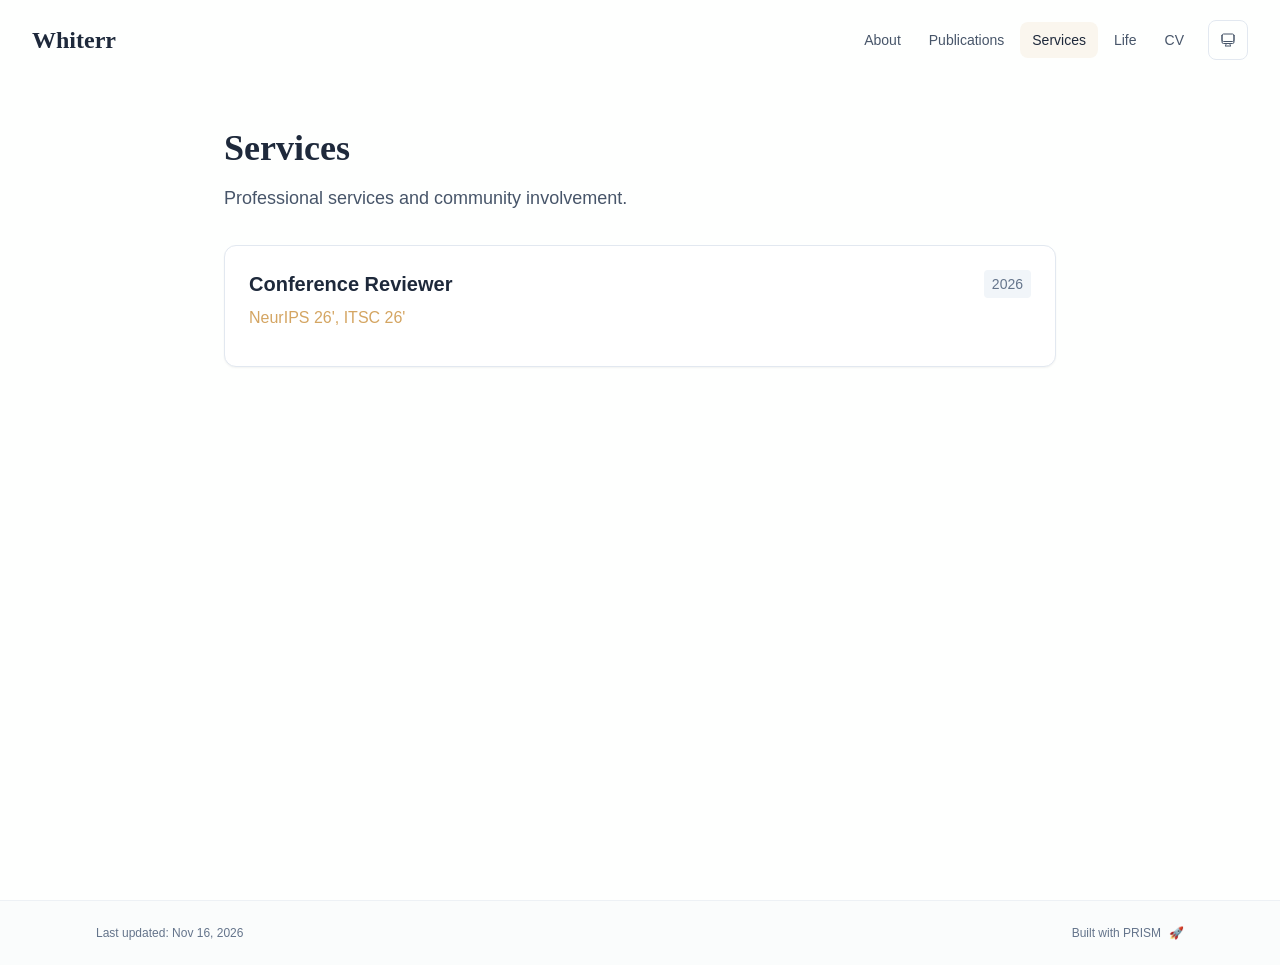
<file: services/index.html>
<!DOCTYPE html><html lang="en" class="scroll-smooth"><head><meta charSet="utf-8"/><meta name="viewport" content="width=device-width, initial-scale=1"/><link rel="stylesheet" href="/_next/static/css/f4b701fb5fc42ae4.css" data-precedence="next"/><link rel="preload" as="script" fetchPriority="low" href="/_next/static/chunks/webpack-679b75d1c4c2027c.js"/><script src="/_next/static/chunks/4bd1b696-70b6d399998de86a.js" async=""></script><script src="/_next/static/chunks/684-5aaa8290a129f299.js" async=""></script><script src="/_next/static/chunks/main-app-18725a5e8043c5b7.js" async=""></script><script src="/_next/static/chunks/461-a9a5d7b05a71d978.js" async=""></script><script src="/_next/static/chunks/874-6cc630662f3664af.js" async=""></script><script src="/_next/static/chunks/291-e39730cc9327e39b.js" async=""></script><script src="/_next/static/chunks/app/layout-f47ed4cefe265c3a.js" async=""></script><script src="/_next/static/chunks/178-595a94b9af1e67b5.js" async=""></script><script src="/_next/static/chunks/748-90fc307eb6cb0c21.js" async=""></script><script src="/_next/static/chunks/app/%5Bslug%5D/page-77c5520eb148aa8e.js" async=""></script><link rel="icon" href="/kkd.jpg" type="image/svg+xml"/><link rel="dns-prefetch" href="https://jialeliu.com"/><link rel="preconnect" href="https://jialeliu.com" crossorigin=""/><link rel="preload" as="font" type="font/woff2" href="https://jialeliu.com/fonts/georgiab.woff2" crossorigin=""/><script>
              try {
                const theme = localStorage.getItem('theme-storage');
                const parsed = theme ? JSON.parse(theme) : null;
                const setting = parsed?.state?.theme || 'system';
                const prefersDark = typeof window !== 'undefined' && window.matchMedia && window.matchMedia('(prefers-color-scheme: dark)').matches;
                const effective = setting === 'dark' ? 'dark' : (setting === 'light' ? 'light' : (prefersDark ? 'dark' : 'light'));
                var root = document.documentElement;
                root.classList.add(effective);
                root.setAttribute('data-theme', effective);
              } catch (e) {
                var root = document.documentElement;
                root.classList.add('light');
                root.setAttribute('data-theme', 'light');
              }
            </script><script>
    try {
      const cfg = {"enabled":false,"locales":["en"],"defaultLocale":"en","mode":"fixed","fixedLocale":"en","persist":false,"switcher":false,"labels":{"en":"English"}};
      const storageKey = 'locale-storage';
      const normalize = (value) => typeof value === 'string' ? value.trim().replace('_', '-').toLowerCase() : '';
      const matchLocale = (candidate) => {
        const normalized = normalize(candidate);
        if (!normalized) return null;
        if (cfg.locales.includes(normalized)) return normalized;
        const language = normalized.split('-')[0];
        if (cfg.locales.includes(language)) return language;
        return null;
      };

      let resolved = null;

      if (!cfg.enabled) {
        resolved = cfg.defaultLocale;
      } else if (cfg.persist) {
        resolved = matchLocale(localStorage.getItem(storageKey));
      }

      if (!resolved) {
        if (cfg.mode === 'fixed') {
          resolved = cfg.fixedLocale;
        } else {
          resolved = matchLocale(navigator.language);
        }
      }

      if (!resolved) {
        resolved = cfg.defaultLocale;
      }

      const root = document.documentElement;
      root.lang = resolved;
      root.setAttribute('data-locale', resolved);

      if (cfg.persist) {
        localStorage.setItem(storageKey, resolved);
      }
    } catch (e) {
      const root = document.documentElement;
      root.lang = 'en';
      root.setAttribute('data-locale', 'en');
    }
  </script><title>Services | Whiterr</title><meta name="description" content="Professional services and community involvement."/><meta name="author" content="Kexin Zheng"/><meta name="keywords" content="Kexin Zheng,PhD,Research,"/><meta name="creator" content="Kexin Zheng"/><meta name="publisher" content="Kexin Zheng"/><meta property="og:title" content="Whiterr"/><meta property="og:description" content="PhD student @ HKU."/><meta property="og:site_name" content="Kexin Zheng&#x27;s Academic Website"/><meta property="og:locale" content="en_US"/><meta property="og:type" content="website"/><meta name="twitter:card" content="summary"/><meta name="twitter:title" content="Whiterr"/><meta name="twitter:description" content="PhD student @ HKU."/><link rel="icon" href="/kkd.jpg"/><script>document.querySelectorAll('body link[rel="icon"], body link[rel="apple-touch-icon"]').forEach(el => document.head.appendChild(el))</script><script src="/_next/static/chunks/polyfills-42372ed130431b0a.js" noModule=""></script></head><body class="font-sans antialiased"><div style="visibility:hidden"><nav class="fixed top-0 left-0 right-0 z-50" data-headlessui-state=""><div class="transition-all duration-300 ease-out bg-transparent" style="transform:translateY(-100px)"><div class="max-w-7xl mx-auto px-4 sm:px-6 lg:px-8"><div class="flex justify-between items-center h-16 lg:h-20"><div class="flex-shrink-0" tabindex="0"><a class="text-xl lg:text-2xl font-serif font-semibold text-primary hover:text-accent transition-colors duration-200" href="/">Whiterr</a></div><div class="hidden lg:block"><div class="ml-10 flex items-center space-x-3"><div class="relative flex items-baseline space-x-1"><a data-nav-href="/" class="relative px-3 py-2 text-sm font-medium rounded-lg transition-colors duration-150 text-neutral-600" href="/">About</a><a data-nav-href="/publications" class="relative px-3 py-2 text-sm font-medium rounded-lg transition-colors duration-150 text-neutral-600" href="/publications/">Publications</a><a data-nav-href="/services" class="relative px-3 py-2 text-sm font-medium rounded-lg transition-colors duration-150 text-primary" href="/services/">Services</a><a data-nav-href="/life" class="relative px-3 py-2 text-sm font-medium rounded-lg transition-colors duration-150 text-neutral-600" href="/life/">Life</a><a data-nav-href="/cv" class="relative px-3 py-2 text-sm font-medium rounded-lg transition-colors duration-150 text-neutral-600" href="/cv/">CV</a></div><div class="flex items-center justify-center w-10 h-10 rounded-lg border border-neutral-200 dark:border-[rgba(148,163,184,0.24)] bg-background dark:bg-neutral-800"><div class="w-4 h-4 rounded-full bg-neutral-300 animate-pulse"></div></div></div></div><div class="lg:hidden flex items-center space-x-2"><div class="flex items-center justify-center w-10 h-10 rounded-lg border border-neutral-200 dark:border-[rgba(148,163,184,0.24)] bg-background dark:bg-neutral-800"><div class="w-4 h-4 rounded-full bg-neutral-300 animate-pulse"></div></div><button class="inline-flex items-center justify-center p-2 rounded-md text-neutral-600 hover:text-primary hover:bg-neutral-100 dark:hover:bg-neutral-800 focus:outline-none focus:ring-2 focus:ring-inset focus:ring-accent transition-colors duration-200" id="headlessui-disclosure-button-«R7pdb»" type="button" aria-expanded="false" data-headlessui-state=""><span class="sr-only">Open main menu</span><div><svg xmlns="http://www.w3.org/2000/svg" fill="none" viewBox="0 0 24 24" stroke-width="1.5" stroke="currentColor" aria-hidden="true" data-slot="icon" class="block h-6 w-6"><path stroke-linecap="round" stroke-linejoin="round" d="M3.75 6.75h16.5M3.75 12h16.5m-16.5 5.25h16.5"></path></svg></div></button></div></div></div></div></nav><main class="min-h-screen pt-16 lg:pt-20"><div class="max-w-4xl mx-auto px-4 sm:px-6 lg:px-8 py-12"><div style="opacity:0;transform:translateY(20px)"><div class="mb-8"><h1 class="text-4xl font-serif font-bold text-primary mb-4">Services</h1><div class="text-lg text-neutral-600 dark:text-neutral-500 max-w-2xl leading-relaxed"><p class="mb-3 last:mb-0">Professional services and community involvement.</p></div></div><div class="grid gap-6"><div class="bg-white dark:bg-neutral-900 p-6 rounded-xl shadow-sm border border-neutral-200 dark:border-neutral-800 hover:shadow-lg transition-all duration-200 hover:scale-[1.01]" style="opacity:0;transform:translateY(20px)"><div class="flex items-start gap-4"><div class="min-w-0 flex-1"><div class="flex justify-between items-start mb-2 gap-3"><h3 class="text-xl font-semibold text-primary">Conference Reviewer</h3><span class="text-sm text-neutral-500 font-medium bg-neutral-100 dark:bg-neutral-800 px-2 py-1 rounded shrink-0">2026</span></div><p class="text-base text-accent font-medium mb-3">NeurIPS 26&#x27;, ITSC 26&#x27;</p></div></div></div></div></div></div><!--$--><!--/$--><!--$--><!--/$--></main><footer class="border-t border-neutral-200/50 bg-neutral-50/50 dark:bg-neutral-900/50 dark:border-neutral-700/50"><div class="max-w-6xl mx-auto px-4 sm:px-6 lg:px-8 py-6"><div class="flex flex-col sm:flex-row justify-between items-center gap-2"><p class="text-xs text-neutral-500">Last updated<!-- -->: <!-- -->Nov 16, 2026</p><p class="text-xs text-neutral-500 flex items-center"><a href="https://github.com/xyjoey/PRISM" target="_blank" rel="noopener noreferrer">Built with PRISM</a><span class="ml-2">🚀</span></p></div></div></footer></div><script src="/_next/static/chunks/webpack-679b75d1c4c2027c.js" async=""></script><script>(self.__next_f=self.__next_f||[]).push([0])</script><script>self.__next_f.push([1,"1:\"$Sreact.fragment\"\n3:I[3719,[\"461\",\"static/chunks/461-a9a5d7b05a71d978.js\",\"874\",\"static/chunks/874-6cc630662f3664af.js\",\"291\",\"static/chunks/291-e39730cc9327e39b.js\",\"177\",\"static/chunks/app/layout-f47ed4cefe265c3a.js\"],\"ThemeProvider\"]\n4:I[310,[\"461\",\"static/chunks/461-a9a5d7b05a71d978.js\",\"874\",\"static/chunks/874-6cc630662f3664af.js\",\"291\",\"static/chunks/291-e39730cc9327e39b.js\",\"177\",\"static/chunks/app/layout-f47ed4cefe265c3a.js\"],\"LocaleProvider\"]\n5:I[4574,[\"461\",\"static/chunks/461-a9a5d7b05a71d978.js\",\"874\",\"static/chunks/874-6cc630662f3664af.js\",\"291\",\"static/chunks/291-e39730cc9327e39b.js\",\"177\",\"static/chunks/app/layout-f47ed4cefe265c3a.js\"],\"default\"]\n6:I[7555,[],\"\"]\n7:I[1295,[],\"\"]\n8:I[2548,[\"461\",\"static/chunks/461-a9a5d7b05a71d978.js\",\"874\",\"static/chunks/874-6cc630662f3664af.js\",\"291\",\"static/chunks/291-e39730cc9327e39b.js\",\"177\",\"static/chunks/app/layout-f47ed4cefe265c3a.js\"],\"default\"]\na:I[9665,[],\"MetadataBoundary\"]\nc:I[9665,[],\"OutletBoundary\"]\nf:I[4911,[],\"AsyncMetadataOutlet\"]\n11:I[9665,[],\"ViewportBoundary\"]\n13:I[6614,[],\"\"]\n:HL[\"/_next/static/css/f4b701fb5fc42ae4.css\",\"style\"]\n2:T5c8,\n    try {\n      const cfg = {\"enabled\":false,\"locales\":[\"en\"],\"defaultLocale\":\"en\",\"mode\":\"fixed\",\"fixedLocale\":\"en\",\"persist\":false,\"switcher\":false,\"labels\":{\"en\":\"English\"}};\n      const storageKey = 'locale-storage';\n      const normalize = (value) =\u003e typeof value === 'string' ? value.trim().replace('_', '-').toLowerCase() : '';\n      const matchLocale = (candidate) =\u003e {\n        const normalized = normalize(candidate);\n        if (!normalized) return null;\n        if (cfg.locales.includes(normalized)) return normalized;\n        const language = normalized.split('-')[0];\n        if (cfg.locales.includes(language)) return language;\n        return null;\n      };\n\n      let resolved = null;\n\n      if (!cfg.enabled) {\n        resolved = cfg.defaultLocale;\n      } else if (cfg.persist) {\n        resolved = matchLocale(localStorage.getItem(storageKey));\n      }\n\n      if (!resolved) {\n        if (cfg.mode === 'f"])</script><script>self.__next_f.push([1,"ixed') {\n          resolved = cfg.fixedLocale;\n        } else {\n          resolved = matchLocale(navigator.language);\n        }\n      }\n\n      if (!resolved) {\n        resolved = cfg.defaultLocale;\n      }\n\n      const root = document.documentElement;\n      root.lang = resolved;\n      root.setAttribute('data-locale', resolved);\n\n      if (cfg.persist) {\n        localStorage.setItem(storageKey, resolved);\n      }\n    } catch (e) {\n      const root = document.documentElement;\n      root.lang = 'en';\n      root.setAttribute('data-locale', 'en');\n    }\n  "])</script><script>self.__next_f.push([1,"0:{\"P\":null,\"b\":\"kJjWhO1VRrqjpAgzRyE3N\",\"p\":\"\",\"c\":[\"\",\"services\",\"\"],\"i\":false,\"f\":[[[\"\",{\"children\":[[\"slug\",\"services\",\"d\"],{\"children\":[\"__PAGE__\",{}]}]},\"$undefined\",\"$undefined\",true],[\"\",[\"$\",\"$1\",\"c\",{\"children\":[[[\"$\",\"link\",\"0\",{\"rel\":\"stylesheet\",\"href\":\"/_next/static/css/f4b701fb5fc42ae4.css\",\"precedence\":\"next\",\"crossOrigin\":\"$undefined\",\"nonce\":\"$undefined\"}]],[\"$\",\"html\",null,{\"lang\":\"en\",\"className\":\"scroll-smooth\",\"suppressHydrationWarning\":true,\"children\":[[\"$\",\"head\",null,{\"children\":[[\"$\",\"link\",null,{\"rel\":\"icon\",\"href\":\"/kkd.jpg\",\"type\":\"image/svg+xml\"}],[\"$\",\"link\",null,{\"rel\":\"dns-prefetch\",\"href\":\"https://jialeliu.com\"}],[\"$\",\"link\",null,{\"rel\":\"preconnect\",\"href\":\"https://jialeliu.com\",\"crossOrigin\":\"\"}],[\"$\",\"link\",null,{\"rel\":\"preload\",\"as\":\"font\",\"type\":\"font/woff2\",\"href\":\"https://jialeliu.com/fonts/georgiab.woff2\",\"crossOrigin\":\"\"}],[\"$\",\"script\",null,{\"dangerouslySetInnerHTML\":{\"__html\":\"\\n              try {\\n                const theme = localStorage.getItem('theme-storage');\\n                const parsed = theme ? JSON.parse(theme) : null;\\n                const setting = parsed?.state?.theme || 'system';\\n                const prefersDark = typeof window !== 'undefined' \u0026\u0026 window.matchMedia \u0026\u0026 window.matchMedia('(prefers-color-scheme: dark)').matches;\\n                const effective = setting === 'dark' ? 'dark' : (setting === 'light' ? 'light' : (prefersDark ? 'dark' : 'light'));\\n                var root = document.documentElement;\\n                root.classList.add(effective);\\n                root.setAttribute('data-theme', effective);\\n              } catch (e) {\\n                var root = document.documentElement;\\n                root.classList.add('light');\\n                root.setAttribute('data-theme', 'light');\\n              }\\n            \"}}],[\"$\",\"script\",null,{\"dangerouslySetInnerHTML\":{\"__html\":\"$2\"}}]]}],[\"$\",\"body\",null,{\"className\":\"font-sans antialiased\",\"children\":[\"$\",\"$L3\",null,{\"children\":[\"$\",\"$L4\",null,{\"config\":{\"enabled\":false,\"locales\":[\"en\"],\"defaultLocale\":\"en\",\"mode\":\"fixed\",\"fixedLocale\":\"en\",\"persist\":false,\"switcher\":false,\"labels\":{\"en\":\"English\"}},\"children\":[[\"$\",\"$L5\",null,{\"items\":[{\"title\":\"About\",\"type\":\"page\",\"target\":\"about\",\"href\":\"/\"},{\"title\":\"Publications\",\"type\":\"page\",\"target\":\"publications\",\"href\":\"/publications\"},{\"title\":\"Services\",\"type\":\"page\",\"target\":\"services\",\"href\":\"/services\"},{\"title\":\"Life\",\"type\":\"page\",\"target\":\"life\",\"href\":\"/life\"},{\"title\":\"CV\",\"type\":\"page\",\"target\":\"cv\",\"href\":\"/cv\"}],\"siteTitle\":\"Whiterr\",\"enableOnePageMode\":false,\"i18n\":\"$0:f:0:1:1:props:children:1:props:children:1:props:children:props:children:props:config\",\"itemsByLocale\":{\"en\":[{\"title\":\"About\",\"type\":\"page\",\"target\":\"about\",\"href\":\"/\"},{\"title\":\"Publications\",\"type\":\"page\",\"target\":\"publications\",\"href\":\"/publications\"},{\"title\":\"Services\",\"type\":\"page\",\"target\":\"services\",\"href\":\"/services\"},{\"title\":\"Life\",\"type\":\"page\",\"target\":\"life\",\"href\":\"/life\"},{\"title\":\"CV\",\"type\":\"page\",\"target\":\"cv\",\"href\":\"/cv\"}]},\"siteTitleByLocale\":{\"en\":\"Whiterr\"}}],[\"$\",\"main\",null,{\"className\":\"min-h-screen pt-16 lg:pt-20\",\"children\":[\"$\",\"$L6\",null,{\"parallelRouterKey\":\"children\",\"error\":\"$undefined\",\"errorStyles\":\"$undefined\",\"errorScripts\":\"$undefined\",\"template\":[\"$\",\"$L7\",null,{}],\"templateStyles\":\"$undefined\",\"templateScripts\":\"$undefined\",\"notFound\":[[[\"$\",\"title\",null,{\"children\":\"404: This page could not be found.\"}],[\"$\",\"div\",null,{\"style\":{\"fontFamily\":\"system-ui,\\\"Segoe UI\\\",Roboto,Helvetica,Arial,sans-serif,\\\"Apple Color Emoji\\\",\\\"Segoe UI Emoji\\\"\",\"height\":\"100vh\",\"textAlign\":\"center\",\"display\":\"flex\",\"flexDirection\":\"column\",\"alignItems\":\"center\",\"justifyContent\":\"center\"},\"children\":[\"$\",\"div\",null,{\"children\":[[\"$\",\"style\",null,{\"dangerouslySetInnerHTML\":{\"__html\":\"body{color:#000;background:#fff;margin:0}.next-error-h1{border-right:1px solid rgba(0,0,0,.3)}@media (prefers-color-scheme:dark){body{color:#fff;background:#000}.next-error-h1{border-right:1px solid rgba(255,255,255,.3)}}\"}}],[\"$\",\"h1\",null,{\"className\":\"next-error-h1\",\"style\":{\"display\":\"inline-block\",\"margin\":\"0 20px 0 0\",\"padding\":\"0 23px 0 0\",\"fontSize\":24,\"fontWeight\":500,\"verticalAlign\":\"top\",\"lineHeight\":\"49px\"},\"children\":404}],[\"$\",\"div\",null,{\"style\":{\"display\":\"inline-block\"},\"children\":[\"$\",\"h2\",null,{\"style\":{\"fontSize\":14,\"fontWeight\":400,\"lineHeight\":\"49px\",\"margin\":0},\"children\":\"This page could not be found.\"}]}]]}]}]],[]],\"forbidden\":\"$undefined\",\"unauthorized\":\"$undefined\"}]}],[\"$\",\"$L8\",null,{\"lastUpdated\":\"Nov 16, 2026\",\"lastUpdatedByLocale\":{\"en\":\"Nov 16, 2026\"},\"defaultLocale\":\"en\"}]]}]}]}]]}]]}],{\"children\":[[\"slug\",\"services\",\"d\"],[\"$\",\"$1\",\"c\",{\"children\":[null,[\"$\",\"$L6\",null,{\"parallelRouterKey\":\"children\",\"error\":\"$undefined\",\"errorStyles\":\"$undefined\",\"errorScripts\":\"$undefined\",\"template\":[\"$\",\"$L7\",null,{}],\"templateStyles\":\"$undefined\",\"templateScripts\":\"$undefined\",\"notFound\":\"$undefined\",\"forbidden\":\"$undefined\",\"unauthorized\":\"$undefined\"}]]}],{\"children\":[\"__PAGE__\",[\"$\",\"$1\",\"c\",{\"children\":[\"$L9\",[\"$\",\"$La\",null,{\"children\":\"$Lb\"}],null,[\"$\",\"$Lc\",null,{\"children\":[\"$Ld\",\"$Le\",[\"$\",\"$Lf\",null,{\"promise\":\"$@10\"}]]}]]}],{},null,false]},null,false]},null,false],[\"$\",\"$1\",\"h\",{\"children\":[null,[\"$\",\"$1\",\"4XlmML1VUcT3TSn1dx9Dh\",{\"children\":[[\"$\",\"$L11\",null,{\"children\":\"$L12\"}],null]}],null]}],false]],\"m\":\"$undefined\",\"G\":[\"$13\",\"$undefined\"],\"s\":false,\"S\":true}\n"])</script><script>self.__next_f.push([1,"14:\"$Sreact.suspense\"\n15:I[4911,[],\"AsyncMetadata\"]\n17:I[2382,[\"461\",\"static/chunks/461-a9a5d7b05a71d978.js\",\"178\",\"static/chunks/178-595a94b9af1e67b5.js\",\"748\",\"static/chunks/748-90fc307eb6cb0c21.js\",\"182\",\"static/chunks/app/%5Bslug%5D/page-77c5520eb148aa8e.js\"],\"default\"]\nb:[\"$\",\"$14\",null,{\"fallback\":null,\"children\":[\"$\",\"$L15\",null,{\"promise\":\"$@16\"}]}]\n9:[\"$\",\"$L17\",null,{\"dataByLocale\":{\"en\":{\"type\":\"card\",\"config\":{\"type\":\"card\",\"title\":\"Services\",\"description\":\"Professional services and community involvement.\",\"items\":[{\"title\":\"Conference Reviewer\",\"subtitle\":\"NeurIPS 26', ITSC 26'\",\"date\":\"2026\"}]}}},\"defaultLocale\":\"en\"}]\n"])</script><script>self.__next_f.push([1,"e:null\n"])</script><script>self.__next_f.push([1,"12:[[\"$\",\"meta\",\"0\",{\"charSet\":\"utf-8\"}],[\"$\",\"meta\",\"1\",{\"name\":\"viewport\",\"content\":\"width=device-width, initial-scale=1\"}]]\nd:null\n"])</script><script>self.__next_f.push([1,"16:{\"metadata\":[[\"$\",\"title\",\"0\",{\"children\":\"Services | Whiterr\"}],[\"$\",\"meta\",\"1\",{\"name\":\"description\",\"content\":\"Professional services and community involvement.\"}],[\"$\",\"meta\",\"2\",{\"name\":\"author\",\"content\":\"Kexin Zheng\"}],[\"$\",\"meta\",\"3\",{\"name\":\"keywords\",\"content\":\"Kexin Zheng,PhD,Research,\"}],[\"$\",\"meta\",\"4\",{\"name\":\"creator\",\"content\":\"Kexin Zheng\"}],[\"$\",\"meta\",\"5\",{\"name\":\"publisher\",\"content\":\"Kexin Zheng\"}],[\"$\",\"meta\",\"6\",{\"property\":\"og:title\",\"content\":\"Whiterr\"}],[\"$\",\"meta\",\"7\",{\"property\":\"og:description\",\"content\":\"PhD student @ HKU.\"}],[\"$\",\"meta\",\"8\",{\"property\":\"og:site_name\",\"content\":\"Kexin Zheng's Academic Website\"}],[\"$\",\"meta\",\"9\",{\"property\":\"og:locale\",\"content\":\"en_US\"}],[\"$\",\"meta\",\"10\",{\"property\":\"og:type\",\"content\":\"website\"}],[\"$\",\"meta\",\"11\",{\"name\":\"twitter:card\",\"content\":\"summary\"}],[\"$\",\"meta\",\"12\",{\"name\":\"twitter:title\",\"content\":\"Whiterr\"}],[\"$\",\"meta\",\"13\",{\"name\":\"twitter:description\",\"content\":\"PhD student @ HKU.\"}],[\"$\",\"link\",\"14\",{\"rel\":\"icon\",\"href\":\"/kkd.jpg\"}]],\"error\":null,\"digest\":\"$undefined\"}\n10:{\"metadata\":\"$16:metadata\",\"error\":null,\"digest\":\"$undefined\"}\n"])</script></body></html>
</file>
<file: _next/static/css/f4b701fb5fc42ae4.css>
/*! tailwindcss v4.1.10 | MIT License | https://tailwindcss.com */@layer properties{@supports (((-webkit-hyphens:none)) and (not (margin-trim:inline))) or ((-moz-orient:inline) and (not (color:rgb(from red r g b)))){*,::backdrop,:after,:before{--tw-translate-x:0;--tw-translate-y:0;--tw-translate-z:0;--tw-rotate-x:initial;--tw-rotate-y:initial;--tw-rotate-z:initial;--tw-skew-x:initial;--tw-skew-y:initial;--tw-space-y-reverse:0;--tw-space-x-reverse:0;--tw-border-style:solid;--tw-leading:initial;--tw-font-weight:initial;--tw-tracking:initial;--tw-shadow:0 0 #0000;--tw-shadow-color:initial;--tw-shadow-alpha:100%;--tw-inset-shadow:0 0 #0000;--tw-inset-shadow-color:initial;--tw-inset-shadow-alpha:100%;--tw-ring-color:initial;--tw-ring-shadow:0 0 #0000;--tw-inset-ring-color:initial;--tw-inset-ring-shadow:0 0 #0000;--tw-ring-inset:initial;--tw-ring-offset-width:0px;--tw-ring-offset-color:#fff;--tw-ring-offset-shadow:0 0 #0000;--tw-blur:initial;--tw-brightness:initial;--tw-contrast:initial;--tw-grayscale:initial;--tw-hue-rotate:initial;--tw-invert:initial;--tw-opacity:initial;--tw-saturate:initial;--tw-sepia:initial;--tw-drop-shadow:initial;--tw-drop-shadow-color:initial;--tw-drop-shadow-alpha:100%;--tw-drop-shadow-size:initial;--tw-backdrop-blur:initial;--tw-backdrop-brightness:initial;--tw-backdrop-contrast:initial;--tw-backdrop-grayscale:initial;--tw-backdrop-hue-rotate:initial;--tw-backdrop-invert:initial;--tw-backdrop-opacity:initial;--tw-backdrop-saturate:initial;--tw-backdrop-sepia:initial;--tw-duration:initial;--tw-ease:initial;--tw-scale-x:1;--tw-scale-y:1;--tw-scale-z:1}}}@layer theme{:host,:root{--font-sans:"Inter",-apple-system,BlinkMacSystemFont,"Segoe UI",Roboto,sans-serif;--color-red-50:oklch(97.1% .013 17.38);--color-red-400:oklch(70.4% .191 22.216);--color-red-600:oklch(57.7% .245 27.325);--color-red-900:oklch(39.6% .141 25.723);--color-white:#fff;--spacing:.25rem;--container-2xl:42rem;--container-3xl:48rem;--container-4xl:56rem;--container-6xl:72rem;--container-7xl:80rem;--text-xs:.75rem;--text-xs--line-height:calc(1/.75);--text-sm:.875rem;--text-sm--line-height:calc(1.25/.875);--text-base:1rem;--text-base--line-height:calc(1.5/1);--text-lg:1.125rem;--text-lg--line-height:calc(1.75/1.125);--text-xl:1.25rem;--text-xl--line-height:calc(1.75/1.25);--text-2xl:1.5rem;--text-2xl--line-height:calc(2/1.5);--text-3xl:1.875rem;--text-3xl--line-height:calc(2.25/1.875);--text-4xl:2.25rem;--text-4xl--line-height:calc(2.5/2.25);--font-weight-medium:500;--font-weight-semibold:600;--font-weight-bold:700;--leading-tight:1.25;--leading-relaxed:1.625;--radius-md:.375rem;--radius-lg:.5rem;--radius-xl:.75rem;--radius-2xl:1rem;--ease-out:cubic-bezier(0,0,.2,1);--animate-pulse:pulse 2s cubic-bezier(.4,0,.6,1)infinite;--blur-xl:24px;--aspect-video:16/9;--default-transition-duration:.15s;--default-transition-timing-function:cubic-bezier(.4,0,.2,1);--default-font-family:"Inter",-apple-system,BlinkMacSystemFont,"Segoe UI",Roboto,sans-serif;--default-mono-font-family:"SF Mono",Monaco,"Cascadia Code","Roboto Mono",Consolas,"Courier New",monospace;--line-height-normal:1.5;--shadow-glass:0 8px 32px 0 #1f26875e}}@layer base{*,::backdrop,:after,:before{box-sizing:border-box;border:0 solid;margin:0;padding:0}::file-selector-button{box-sizing:border-box;border:0 solid;margin:0;padding:0}:host,html{-webkit-text-size-adjust:100%;tab-size:4;line-height:1.5;font-family:var(--default-font-family,ui-sans-serif,system-ui,sans-serif,"Apple Color Emoji","Segoe UI Emoji","Segoe UI Symbol","Noto Color Emoji");font-feature-settings:var(--default-font-feature-settings,normal);font-variation-settings:var(--default-font-variation-settings,normal);-webkit-tap-highlight-color:transparent}hr{height:0;color:inherit;border-top-width:1px}abbr:where([title]){-webkit-text-decoration:underline dotted;text-decoration:underline dotted}h1,h2,h3,h4,h5,h6{font-size:inherit;font-weight:inherit}a{color:inherit;-webkit-text-decoration:inherit;text-decoration:inherit}b,strong{font-weight:bolder}code,kbd,pre,samp{font-family:var(--default-mono-font-family,ui-monospace,SFMono-Regular,Menlo,Monaco,Consolas,"Liberation Mono","Courier New",monospace);font-feature-settings:var(--default-mono-font-feature-settings,normal);font-variation-settings:var(--default-mono-font-variation-settings,normal);font-size:1em}small{font-size:80%}sub,sup{vertical-align:baseline;font-size:75%;line-height:0;position:relative}sub{bottom:-.25em}sup{top:-.5em}table{text-indent:0;border-color:inherit;border-collapse:collapse}:-moz-focusring{outline:auto}progress{vertical-align:baseline}summary{display:list-item}menu,ol,ul{list-style:none}audio,canvas,embed,iframe,img,object,svg,video{vertical-align:middle;display:block}img,video{max-width:100%;height:auto}button,input,optgroup,select,textarea{font:inherit;font-feature-settings:inherit;font-variation-settings:inherit;letter-spacing:inherit;color:inherit;opacity:1;background-color:#0000;border-radius:0}::file-selector-button{font:inherit;font-feature-settings:inherit;font-variation-settings:inherit;letter-spacing:inherit;color:inherit;opacity:1;background-color:#0000;border-radius:0}:where(select:is([multiple],[size])) optgroup{font-weight:bolder}:where(select:is([multiple],[size])) optgroup option{padding-inline-start:20px}::file-selector-button{margin-inline-end:4px}::placeholder{opacity:1}@supports (not ((-webkit-appearance:-apple-pay-button))) or (contain-intrinsic-size:1px){::placeholder{color:currentColor}@supports (color:color-mix(in lab,red,red)){::placeholder{color:color-mix(in oklab,currentcolor 50%,transparent)}}}textarea{resize:vertical}::-webkit-search-decoration{-webkit-appearance:none}::-webkit-date-and-time-value{min-height:1lh;text-align:inherit}::-webkit-datetime-edit{display:inline-flex}::-webkit-datetime-edit-fields-wrapper{padding:0}::-webkit-datetime-edit,::-webkit-datetime-edit-year-field{padding-block:0}::-webkit-datetime-edit-day-field,::-webkit-datetime-edit-month-field{padding-block:0}::-webkit-datetime-edit-hour-field,::-webkit-datetime-edit-minute-field{padding-block:0}::-webkit-datetime-edit-millisecond-field,::-webkit-datetime-edit-second-field{padding-block:0}::-webkit-datetime-edit-meridiem-field{padding-block:0}:-moz-ui-invalid{box-shadow:none}button,input:where([type=button],[type=reset],[type=submit]){appearance:button}::file-selector-button{appearance:button}::-webkit-inner-spin-button,::-webkit-outer-spin-button{height:auto}[hidden]:where(:not([hidden=until-found])){display:none!important}}@layer components;@layer utilities{.pointer-events-none{pointer-events:none}.sr-only{clip:rect(0,0,0,0);white-space:nowrap;border-width:0;width:1px;height:1px;margin:-1px;padding:0;overflow:hidden}.absolute,.sr-only{position:absolute}.fixed{position:fixed}.relative{position:relative}.static{position:static}.sticky{position:sticky}.inset-0{inset:calc(var(--spacing)*0)}.top-0{top:calc(var(--spacing)*0)}.top-1\/2{top:50%}.top-2{top:calc(var(--spacing)*2)}.top-8{top:calc(var(--spacing)*8)}.top-full{top:100%}.right-0{right:calc(var(--spacing)*0)}.right-2{right:calc(var(--spacing)*2)}.left-0{left:calc(var(--spacing)*0)}.left-1\/2{left:50%}.left-3{left:calc(var(--spacing)*3)}.z-10{z-index:10}.z-20{z-index:20}.z-40{z-index:40}.z-50{z-index:50}.container{width:100%}@media (min-width:40rem){.container{max-width:40rem}}@media (min-width:48rem){.container{max-width:48rem}}@media (min-width:64rem){.container{max-width:64rem}}@media (min-width:80rem){.container{max-width:80rem}}@media (min-width:96rem){.container{max-width:96rem}}.mx-auto{margin-inline:auto}.my-4{margin-block:calc(var(--spacing)*4)}.mt-1{margin-top:calc(var(--spacing)*1)}.mt-2{margin-top:calc(var(--spacing)*2)}.mt-4{margin-top:calc(var(--spacing)*4)}.mt-6{margin-top:calc(var(--spacing)*6)}.mt-8{margin-top:calc(var(--spacing)*8)}.mt-auto{margin-top:auto}.mr-1{margin-right:calc(var(--spacing)*1)}.mr-1\.5{margin-right:calc(var(--spacing)*1.5)}.mr-2{margin-right:calc(var(--spacing)*2)}.mb-1{margin-bottom:calc(var(--spacing)*1)}.mb-2{margin-bottom:calc(var(--spacing)*2)}.mb-3{margin-bottom:calc(var(--spacing)*3)}.mb-4{margin-bottom:calc(var(--spacing)*4)}.mb-6{margin-bottom:calc(var(--spacing)*6)}.mb-8{margin-bottom:calc(var(--spacing)*8)}.ml-0{margin-left:calc(var(--spacing)*0)}.ml-2{margin-left:calc(var(--spacing)*2)}.ml-4{margin-left:calc(var(--spacing)*4)}.ml-10{margin-left:calc(var(--spacing)*10)}.line-clamp-2{-webkit-line-clamp:2}.line-clamp-2,.line-clamp-3{-webkit-box-orient:vertical;display:-webkit-box;overflow:hidden}.line-clamp-3{-webkit-line-clamp:3}.block{display:block}.contents{display:contents}.flex{display:flex}.grid{display:grid}.hidden{display:none}.inline{display:inline}.inline-flex{display:inline-flex}.aspect-video{aspect-ratio:var(--aspect-video)}.size-20{width:calc(var(--spacing)*20);height:calc(var(--spacing)*20)}.h-0{height:calc(var(--spacing)*0)}.h-2\.5{height:calc(var(--spacing)*2.5)}.h-3{height:calc(var(--spacing)*3)}.h-3\.5{height:calc(var(--spacing)*3.5)}.h-4{height:calc(var(--spacing)*4)}.h-5{height:calc(var(--spacing)*5)}.h-6{height:calc(var(--spacing)*6)}.h-10{height:calc(var(--spacing)*10)}.h-16{height:calc(var(--spacing)*16)}.h-64{height:calc(var(--spacing)*64)}.h-full{height:100%}.min-h-screen{min-height:100vh}.w-0{width:calc(var(--spacing)*0)}.w-2\.5{width:calc(var(--spacing)*2.5)}.w-3{width:calc(var(--spacing)*3)}.w-3\.5{width:calc(var(--spacing)*3.5)}.w-4{width:calc(var(--spacing)*4)}.w-5{width:calc(var(--spacing)*5)}.w-6{width:calc(var(--spacing)*6)}.w-10{width:calc(var(--spacing)*10)}.w-14{width:calc(var(--spacing)*14)}.w-16{width:calc(var(--spacing)*16)}.w-32{width:calc(var(--spacing)*32)}.w-36{width:calc(var(--spacing)*36)}.w-64{width:calc(var(--spacing)*64)}.w-full{width:100%}.max-w-2xl{max-width:var(--container-2xl)}.max-w-3xl{max-width:var(--container-3xl)}.max-w-4xl{max-width:var(--container-4xl)}.max-w-6xl{max-width:var(--container-6xl)}.max-w-7xl{max-width:var(--container-7xl)}.max-w-\[calc\(100vw-2rem\)\]{max-width:calc(100vw - 2rem)}.min-w-0{min-width:calc(var(--spacing)*0)}.flex-1{flex:1}.flex-shrink-0,.shrink-0{flex-shrink:0}.flex-grow{flex-grow:1}.-translate-x-1\/2{--tw-translate-x:calc(calc(1/2*100%)*-1)}.-translate-x-1\/2,.-translate-y-1\/2{translate:var(--tw-translate-x)var(--tw-translate-y)}.-translate-y-1\/2{--tw-translate-y:calc(calc(1/2*100%)*-1)}.-translate-y-full{--tw-translate-y:-100%;translate:var(--tw-translate-x)var(--tw-translate-y)}.transform{transform:var(--tw-rotate-x,)var(--tw-rotate-y,)var(--tw-rotate-z,)var(--tw-skew-x,)var(--tw-skew-y,)}.animate-pulse{animation:var(--animate-pulse)}.cursor-pointer{cursor:pointer}.resize{resize:both}.scroll-mt-24{scroll-margin-top:calc(var(--spacing)*24)}.list-inside{list-style-position:inside}.list-decimal{list-style-type:decimal}.list-disc{list-style-type:disc}.grid-cols-1{grid-template-columns:repeat(1,minmax(0,1fr))}.flex-col{flex-direction:column}.flex-wrap{flex-wrap:wrap}.items-baseline{align-items:baseline}.items-center{align-items:center}.items-start{align-items:flex-start}.justify-between{justify-content:space-between}.justify-center{justify-content:center}.gap-1{gap:calc(var(--spacing)*1)}.gap-2{gap:calc(var(--spacing)*2)}.gap-3{gap:calc(var(--spacing)*3)}.gap-4{gap:calc(var(--spacing)*4)}.gap-6{gap:calc(var(--spacing)*6)}.gap-12{gap:calc(var(--spacing)*12)}:where(.space-y-1>:not(:last-child)){--tw-space-y-reverse:0;margin-block-start:calc(calc(var(--spacing)*1)*var(--tw-space-y-reverse));margin-block-end:calc(calc(var(--spacing)*1)*calc(1 - var(--tw-space-y-reverse)))}:where(.space-y-2>:not(:last-child)){--tw-space-y-reverse:0;margin-block-start:calc(calc(var(--spacing)*2)*var(--tw-space-y-reverse));margin-block-end:calc(calc(var(--spacing)*2)*calc(1 - var(--tw-space-y-reverse)))}:where(.space-y-3>:not(:last-child)){--tw-space-y-reverse:0;margin-block-start:calc(calc(var(--spacing)*3)*var(--tw-space-y-reverse));margin-block-end:calc(calc(var(--spacing)*3)*calc(1 - var(--tw-space-y-reverse)))}:where(.space-y-4>:not(:last-child)){--tw-space-y-reverse:0;margin-block-start:calc(calc(var(--spacing)*4)*var(--tw-space-y-reverse));margin-block-end:calc(calc(var(--spacing)*4)*calc(1 - var(--tw-space-y-reverse)))}:where(.space-y-6>:not(:last-child)){--tw-space-y-reverse:0;margin-block-start:calc(calc(var(--spacing)*6)*var(--tw-space-y-reverse));margin-block-end:calc(calc(var(--spacing)*6)*calc(1 - var(--tw-space-y-reverse)))}:where(.space-y-8>:not(:last-child)){--tw-space-y-reverse:0;margin-block-start:calc(calc(var(--spacing)*8)*var(--tw-space-y-reverse));margin-block-end:calc(calc(var(--spacing)*8)*calc(1 - var(--tw-space-y-reverse)))}:where(.space-x-0\.5>:not(:last-child)){--tw-space-x-reverse:0;margin-inline-start:calc(calc(var(--spacing)*.5)*var(--tw-space-x-reverse));margin-inline-end:calc(calc(var(--spacing)*.5)*calc(1 - var(--tw-space-x-reverse)))}:where(.space-x-1>:not(:last-child)){--tw-space-x-reverse:0;margin-inline-start:calc(calc(var(--spacing)*1)*var(--tw-space-x-reverse));margin-inline-end:calc(calc(var(--spacing)*1)*calc(1 - var(--tw-space-x-reverse)))}:where(.space-x-2>:not(:last-child)){--tw-space-x-reverse:0;margin-inline-start:calc(calc(var(--spacing)*2)*var(--tw-space-x-reverse));margin-inline-end:calc(calc(var(--spacing)*2)*calc(1 - var(--tw-space-x-reverse)))}:where(.space-x-3>:not(:last-child)){--tw-space-x-reverse:0;margin-inline-start:calc(calc(var(--spacing)*3)*var(--tw-space-x-reverse));margin-inline-end:calc(calc(var(--spacing)*3)*calc(1 - var(--tw-space-x-reverse)))}.overflow-hidden{overflow:hidden}.overflow-x-auto{overflow-x:auto}.scroll-smooth{scroll-behavior:smooth}.rounded{border-radius:.25rem}.rounded-2xl{border-radius:var(--radius-2xl)}.rounded-full{border-radius:3.40282e+38px}.rounded-lg{border-radius:var(--radius-lg)}.rounded-md{border-radius:var(--radius-md)}.rounded-xl{border-radius:var(--radius-xl)}.border{border-style:var(--tw-border-style);border-width:1px}.border-t{border-top-style:var(--tw-border-style);border-top-width:1px}.border-t-4{border-top-style:var(--tw-border-style);border-top-width:4px}.border-r-4{border-right-style:var(--tw-border-style);border-right-width:4px}.border-b{border-bottom-style:var(--tw-border-style);border-bottom-width:1px}.border-l-4{border-left-style:var(--tw-border-style);border-left-width:4px}.border-accent,.border-accent\/20{border-color:var(--accent)}@supports (color:color-mix(in lab,red,red)){.border-accent\/20{border-color:color-mix(in oklab,var(--accent)20%,transparent)}}.border-accent\/50{border-color:var(--accent)}@supports (color:color-mix(in lab,red,red)){.border-accent\/50{border-color:color-mix(in oklab,var(--accent)50%,transparent)}}.border-neutral-100{border-color:var(--neutral-100)}.border-neutral-200,.border-neutral-200\/50{border-color:var(--neutral-200)}@supports (color:color-mix(in lab,red,red)){.border-neutral-200\/50{border-color:color-mix(in oklab,var(--neutral-200)50%,transparent)}}.border-transparent{border-color:#0000}.border-t-accent{border-top-color:var(--accent)}.border-t-neutral-800{border-top-color:var(--neutral-800)}.bg-accent,.bg-accent\/10{background-color:var(--accent)}@supports (color:color-mix(in lab,red,red)){.bg-accent\/10{background-color:color-mix(in oklab,var(--accent)10%,transparent)}}.bg-accent\/12{background-color:var(--accent)}@supports (color:color-mix(in lab,red,red)){.bg-accent\/12{background-color:color-mix(in oklab,var(--accent)12%,transparent)}}.bg-accent\/\[0\.07\]{background-color:var(--accent)}@supports (color:color-mix(in lab,red,red)){.bg-accent\/\[0\.07\]{background-color:color-mix(in oklab,var(--accent)7%,transparent)}}.bg-background,.bg-background\/80{background-color:var(--background)}@supports (color:color-mix(in lab,red,red)){.bg-background\/80{background-color:color-mix(in oklab,var(--background)80%,transparent)}}.bg-background\/95{background-color:var(--background)}@supports (color:color-mix(in lab,red,red)){.bg-background\/95{background-color:color-mix(in oklab,var(--background)95%,transparent)}}.bg-neutral-50,.bg-neutral-50\/50{background-color:var(--neutral-50)}@supports (color:color-mix(in lab,red,red)){.bg-neutral-50\/50{background-color:color-mix(in oklab,var(--neutral-50)50%,transparent)}}.bg-neutral-100{background-color:var(--neutral-100)}.bg-neutral-300{background-color:var(--neutral-300)}.bg-neutral-800{background-color:var(--neutral-800)}.bg-red-50{background-color:var(--color-red-50)}.bg-transparent{background-color:#0000}.bg-white{background-color:var(--color-white)}.object-cover{object-fit:cover}.object-\[32\%_center\]{object-position:32% center}.p-1\.5{padding:calc(var(--spacing)*1.5)}.p-2{padding:calc(var(--spacing)*2)}.p-4{padding:calc(var(--spacing)*4)}.p-6{padding:calc(var(--spacing)*6)}.px-1\.5{padding-inline:calc(var(--spacing)*1.5)}.px-2{padding-inline:calc(var(--spacing)*2)}.px-2\.5{padding-inline:calc(var(--spacing)*2.5)}.px-3{padding-inline:calc(var(--spacing)*3)}.px-4{padding-inline:calc(var(--spacing)*4)}.py-0\.5{padding-block:calc(var(--spacing)*.5)}.py-1{padding-block:calc(var(--spacing)*1)}.py-2{padding-block:calc(var(--spacing)*2)}.py-3{padding-block:calc(var(--spacing)*3)}.py-6{padding-block:calc(var(--spacing)*6)}.py-8{padding-block:calc(var(--spacing)*8)}.py-12{padding-block:calc(var(--spacing)*12)}.pt-2{padding-top:calc(var(--spacing)*2)}.pt-16{padding-top:calc(var(--spacing)*16)}.pr-4{padding-right:calc(var(--spacing)*4)}.pb-2{padding-bottom:calc(var(--spacing)*2)}.pb-3{padding-bottom:calc(var(--spacing)*3)}.pl-4{padding-left:calc(var(--spacing)*4)}.pl-10{padding-left:calc(var(--spacing)*10)}.text-center{text-align:center}.font-mono{font-family:SF Mono,Monaco,Cascadia Code,Roboto Mono,Consolas,Courier New,monospace}.font-sans{font-family:Inter,-apple-system,BlinkMacSystemFont,Segoe UI,Roboto,sans-serif}.font-serif{font-family:Georgia CDN,Georgia,serif}.text-2xl{font-size:var(--text-2xl);line-height:var(--tw-leading,var(--text-2xl--line-height))}.text-3xl{font-size:var(--text-3xl);line-height:var(--tw-leading,var(--text-3xl--line-height))}.text-4xl{font-size:var(--text-4xl);line-height:var(--tw-leading,var(--text-4xl--line-height))}.text-base{font-size:var(--text-base);line-height:var(--tw-leading,var(--text-base--line-height))}.text-lg{font-size:var(--text-lg);line-height:var(--tw-leading,var(--text-lg--line-height))}.text-sm{font-size:var(--text-sm);line-height:var(--tw-leading,var(--text-sm--line-height))}.text-xl{font-size:var(--text-xl);line-height:var(--tw-leading,var(--text-xl--line-height))}.text-xs{font-size:var(--text-xs);line-height:var(--tw-leading,var(--text-xs--line-height))}.text-\[0\.88em\]{font-size:.88em}.text-\[0\.95em\]{font-size:.95em}.text-\[11px\]{font-size:11px}.leading-relaxed{--tw-leading:var(--leading-relaxed);line-height:var(--leading-relaxed)}.leading-tight{--tw-leading:var(--leading-tight);line-height:var(--leading-tight)}.font-bold{--tw-font-weight:var(--font-weight-bold);font-weight:var(--font-weight-bold)}.font-medium{--tw-font-weight:var(--font-weight-medium);font-weight:var(--font-weight-medium)}.font-semibold{--tw-font-weight:var(--font-weight-semibold);font-weight:var(--font-weight-semibold)}.tracking-\[0\.02em\]{--tw-tracking:.02em;letter-spacing:.02em}.tracking-\[0\.08em\]{--tw-tracking:.08em;letter-spacing:.08em}.break-words{overflow-wrap:break-word}.whitespace-nowrap{white-space:nowrap}.whitespace-pre-wrap{white-space:pre-wrap}.text-accent{color:var(--accent)}.text-neutral-400{color:var(--neutral-400)}.text-neutral-500{color:var(--neutral-500)}.text-neutral-600{color:var(--neutral-600)}.text-neutral-700{color:var(--neutral-700)}.text-neutral-800{color:var(--neutral-800)}.text-primary{color:var(--primary)}.text-red-600{color:var(--color-red-600)}.text-white{color:var(--color-white)}.capitalize{text-transform:capitalize}.uppercase{text-transform:uppercase}.italic{font-style:italic}.underline{text-decoration-line:underline}.decoration-accent{-webkit-text-decoration-color:var(--accent);text-decoration-color:var(--accent)}.decoration-neutral-400{-webkit-text-decoration-color:var(--neutral-400);text-decoration-color:var(--neutral-400)}.underline-offset-4{text-underline-offset:4px}.antialiased{-webkit-font-smoothing:antialiased;-moz-osx-font-smoothing:grayscale}.opacity-60{opacity:.6}.opacity-70{opacity:.7}.shadow-lg{--tw-shadow:0 10px 15px -3px var(--tw-shadow-color,#0000001a),0 4px 6px -2px var(--tw-shadow-color,#0000000d)}.shadow-lg,.shadow-sm{box-shadow:var(--tw-inset-shadow),var(--tw-inset-ring-shadow),var(--tw-ring-offset-shadow),var(--tw-ring-shadow),var(--tw-shadow)}.shadow-sm{--tw-shadow:0 1px 2px 0 var(--tw-shadow-color,#0000000d)}.filter{filter:var(--tw-blur,)var(--tw-brightness,)var(--tw-contrast,)var(--tw-grayscale,)var(--tw-hue-rotate,)var(--tw-invert,)var(--tw-saturate,)var(--tw-sepia,)var(--tw-drop-shadow,)}.backdrop-blur-xl{--tw-backdrop-blur:blur(var(--blur-xl));-webkit-backdrop-filter:var(--tw-backdrop-blur,)var(--tw-backdrop-brightness,)var(--tw-backdrop-contrast,)var(--tw-backdrop-grayscale,)var(--tw-backdrop-hue-rotate,)var(--tw-backdrop-invert,)var(--tw-backdrop-opacity,)var(--tw-backdrop-saturate,)var(--tw-backdrop-sepia,);backdrop-filter:var(--tw-backdrop-blur,)var(--tw-backdrop-brightness,)var(--tw-backdrop-contrast,)var(--tw-backdrop-grayscale,)var(--tw-backdrop-hue-rotate,)var(--tw-backdrop-invert,)var(--tw-backdrop-opacity,)var(--tw-backdrop-saturate,)var(--tw-backdrop-sepia,)}.transition{transition-property:color,background-color,border-color,outline-color,text-decoration-color,fill,stroke,--tw-gradient-from,--tw-gradient-via,--tw-gradient-to,opacity,box-shadow,transform,translate,scale,rotate,filter,-webkit-backdrop-filter,backdrop-filter,display,visibility,content-visibility,overlay,pointer-events;transition-timing-function:var(--tw-ease,var(--default-transition-timing-function));transition-duration:var(--tw-duration,var(--default-transition-duration))}.transition-all{transition-property:all;transition-timing-function:var(--tw-ease,var(--default-transition-timing-function));transition-duration:var(--tw-duration,var(--default-transition-duration))}.transition-colors{transition-property:color,background-color,border-color,outline-color,text-decoration-color,fill,stroke,--tw-gradient-from,--tw-gradient-via,--tw-gradient-to;transition-timing-function:var(--tw-ease,var(--default-transition-timing-function));transition-duration:var(--tw-duration,var(--default-transition-duration))}.duration-150{--tw-duration:.15s;transition-duration:.15s}.duration-200{--tw-duration:.2s;transition-duration:.2s}.duration-300{--tw-duration:.3s;transition-duration:.3s}.ease-out{--tw-ease:var(--ease-out);transition-timing-function:var(--ease-out)}.last\:mb-0:last-child{margin-bottom:calc(var(--spacing)*0)}@media (hover:hover){.hover\:scale-105:hover{--tw-scale-x:105%;--tw-scale-y:105%;--tw-scale-z:105%;scale:var(--tw-scale-x)var(--tw-scale-y)}.hover\:scale-\[1\.01\]:hover{scale:1.01}.hover\:scale-\[1\.02\]:hover{scale:1.02}.hover\:border-accent:hover{border-color:var(--accent)}.hover\:bg-accent:hover{background-color:var(--accent)}.hover\:bg-accent-dark:hover{background-color:var(--accent-dark)}.hover\:bg-accent\/10:hover{background-color:var(--accent)}@supports (color:color-mix(in lab,red,red)){.hover\:bg-accent\/10:hover{background-color:color-mix(in oklab,var(--accent)10%,transparent)}}.hover\:bg-neutral-50:hover{background-color:var(--neutral-50)}.hover\:bg-neutral-100:hover{background-color:var(--neutral-100)}.hover\:bg-red-50:hover{background-color:var(--color-red-50)}.hover\:text-accent:hover{color:var(--accent)}.hover\:text-accent-dark:hover{color:var(--accent-dark)}.hover\:text-primary:hover{color:var(--primary)}.hover\:text-red-600:hover{color:var(--color-red-600)}.hover\:text-white:hover{color:var(--color-white)}.hover\:shadow-lg:hover{--tw-shadow:0 10px 15px -3px var(--tw-shadow-color,#0000001a),0 4px 6px -2px var(--tw-shadow-color,#0000000d)}.hover\:shadow-lg:hover,.hover\:shadow-md:hover{box-shadow:var(--tw-inset-shadow),var(--tw-inset-ring-shadow),var(--tw-ring-offset-shadow),var(--tw-ring-shadow),var(--tw-shadow)}.hover\:shadow-md:hover{--tw-shadow:0 4px 6px -1px var(--tw-shadow-color,#0000001a),0 2px 4px -1px var(--tw-shadow-color,#0000000f)}.hover\:shadow-sm:hover{--tw-shadow:0 1px 2px 0 var(--tw-shadow-color,#0000000d)}.hover\:shadow-sm:hover,.hover\:shadow-xl:hover{box-shadow:var(--tw-inset-shadow),var(--tw-inset-ring-shadow),var(--tw-ring-offset-shadow),var(--tw-ring-shadow),var(--tw-shadow)}.hover\:shadow-xl:hover{--tw-shadow:0 20px 25px -5px var(--tw-shadow-color,#0000001a),0 10px 10px -5px var(--tw-shadow-color,#0000000a)}}.focus\:border-transparent:focus{border-color:#0000}.focus\:ring-2:focus{--tw-ring-shadow:var(--tw-ring-inset,)0 0 0 calc(2px + var(--tw-ring-offset-width))var(--tw-ring-color,currentcolor);box-shadow:var(--tw-inset-shadow),var(--tw-inset-ring-shadow),var(--tw-ring-offset-shadow),var(--tw-ring-shadow),var(--tw-shadow)}.focus\:ring-accent:focus{--tw-ring-color:var(--accent)}.focus\:outline-none:focus{--tw-outline-style:none;outline-style:none}.focus\:ring-inset:focus{--tw-ring-inset:inset}.focus-visible\:ring-2:focus-visible{--tw-ring-shadow:var(--tw-ring-inset,)0 0 0 calc(2px + var(--tw-ring-offset-width))var(--tw-ring-color,currentcolor);box-shadow:var(--tw-inset-shadow),var(--tw-inset-ring-shadow),var(--tw-ring-offset-shadow),var(--tw-ring-shadow),var(--tw-shadow)}.focus-visible\:ring-accent\/50:focus-visible{--tw-ring-color:var(--accent)}@supports (color:color-mix(in lab,red,red)){.focus-visible\:ring-accent\/50:focus-visible{--tw-ring-color:color-mix(in oklab,var(--accent)50%,transparent)}}@media (min-width:40rem){.sm\:hidden{display:none}.sm\:inline{display:inline}.sm\:size-24{width:calc(var(--spacing)*24);height:calc(var(--spacing)*24)}.sm\:w-auto{width:auto}.sm\:max-w-none{max-width:none}.sm\:flex-row{flex-direction:row}.sm\:gap-4{gap:calc(var(--spacing)*4)}:where(.sm\:space-y-0>:not(:last-child)){--tw-space-y-reverse:0;margin-block-start:calc(calc(var(--spacing)*0)*var(--tw-space-y-reverse));margin-block-end:calc(calc(var(--spacing)*0)*calc(1 - var(--tw-space-y-reverse)))}:where(.sm\:space-x-2>:not(:last-child)){--tw-space-x-reverse:0;margin-inline-start:calc(calc(var(--spacing)*2)*var(--tw-space-x-reverse));margin-inline-end:calc(calc(var(--spacing)*2)*calc(1 - var(--tw-space-x-reverse)))}.sm\:p-2{padding:calc(var(--spacing)*2)}.sm\:px-3{padding-inline:calc(var(--spacing)*3)}.sm\:px-6{padding-inline:calc(var(--spacing)*6)}.sm\:whitespace-nowrap{white-space:nowrap}}@media (min-width:48rem){.md\:aspect-\[4\/3\]{aspect-ratio:4/3}.md\:w-48{width:calc(var(--spacing)*48)}.md\:flex-row{flex-direction:row}}@media (min-width:64rem){.lg\:col-span-1{grid-column:span 1/span 1}.lg\:col-span-2{grid-column:span 2/span 2}.lg\:block{display:block}.lg\:hidden{display:none}.lg\:h-20{height:calc(var(--spacing)*20)}.lg\:grid-cols-3{grid-template-columns:repeat(3,minmax(0,1fr))}.lg\:px-8{padding-inline:calc(var(--spacing)*8)}.lg\:pt-20{padding-top:calc(var(--spacing)*20)}.lg\:text-2xl{font-size:var(--text-2xl);line-height:var(--tw-leading,var(--text-2xl--line-height))}}.dark\:border-\[rgba\(148\,163\,184\,0\.24\)\]:where(.dark,.dark *){border-color:#94a3b83d}.dark\:border-neutral-600:where(.dark,.dark *){border-color:var(--neutral-600)}.dark\:border-neutral-700:where(.dark,.dark *),.dark\:border-neutral-700\/50:where(.dark,.dark *){border-color:var(--neutral-700)}@supports (color:color-mix(in lab,red,red)){.dark\:border-neutral-700\/50:where(.dark,.dark *){border-color:color-mix(in oklab,var(--neutral-700)50%,transparent)}}.dark\:border-neutral-800:where(.dark,.dark *){border-color:var(--neutral-800)}.dark\:bg-neutral-700:where(.dark,.dark *){background-color:var(--neutral-700)}.dark\:bg-neutral-800:where(.dark,.dark *),.dark\:bg-neutral-800\/50:where(.dark,.dark *){background-color:var(--neutral-800)}@supports (color:color-mix(in lab,red,red)){.dark\:bg-neutral-800\/50:where(.dark,.dark *){background-color:color-mix(in oklab,var(--neutral-800)50%,transparent)}}.dark\:bg-neutral-900:where(.dark,.dark *),.dark\:bg-neutral-900\/50:where(.dark,.dark *){background-color:var(--neutral-900)}@supports (color:color-mix(in lab,red,red)){.dark\:bg-neutral-900\/50:where(.dark,.dark *){background-color:color-mix(in oklab,var(--neutral-900)50%,transparent)}}.dark\:bg-red-900\/20:where(.dark,.dark *){background-color:#82181a33}@supports (color:color-mix(in lab,red,red)){.dark\:bg-red-900\/20:where(.dark,.dark *){background-color:color-mix(in oklab,var(--color-red-900)20%,transparent)}}.dark\:text-neutral-300:where(.dark,.dark *){color:var(--neutral-300)}.dark\:text-neutral-400:where(.dark,.dark *){color:var(--neutral-400)}.dark\:text-neutral-500:where(.dark,.dark *){color:var(--neutral-500)}.dark\:text-neutral-600:where(.dark,.dark *){color:var(--neutral-600)}.dark\:text-red-400:where(.dark,.dark *){color:var(--color-red-400)}@media (hover:hover){.dark\:hover\:bg-neutral-700:where(.dark,.dark *):hover{background-color:var(--neutral-700)}.dark\:hover\:bg-neutral-800:where(.dark,.dark *):hover{background-color:var(--neutral-800)}.dark\:hover\:bg-red-900\/20:where(.dark,.dark *):hover{background-color:#82181a33}@supports (color:color-mix(in lab,red,red)){.dark\:hover\:bg-red-900\/20:where(.dark,.dark *):hover{background-color:color-mix(in oklab,var(--color-red-900)20%,transparent)}}.dark\:hover\:text-red-400:where(.dark,.dark *):hover{color:var(--color-red-400)}.dark\:hover\:text-white:where(.dark,.dark *):hover{color:var(--color-white)}}}@font-face{font-family:Georgia CDN;src:url(https://jialeliu.com/fonts/georgiab.woff2)format("woff2");font-style:normal;font-weight:700;font-display:swap}.light,:root{--background:#fefffe;--foreground:#0f172a;--primary:#1e293b;--primary-light:#334155;--primary-dark:#0f172a;--accent:#d4a562;--accent-light:#e4b976;--accent-dark:#b8914d;--neutral-50:#f8fafc;--neutral-100:#f1f5f9;--neutral-200:#e2e8f0;--neutral-300:#cbd5e1;--neutral-400:#94a3b8;--neutral-500:#64748b;--neutral-600:#475569;--neutral-700:#334155;--neutral-800:#1e293b;--neutral-900:#0f172a;--success:#10b981;--warning:#f59e0b;--error:#ef4444;--info:#3b82f6;--glass-bg:#ffffff1a;--glass-border:#fff3;--glass-shadow:#0000001a}html:lang(zh),html[data-locale^=zh]{--font-serif:"Source Han Serif SC","Source Han Serif CN","Noto Serif CJK SC","Noto Serif SC","Songti SC",STSong,SimSun,serif}.dark{--background:#0f172a;--foreground:#f8fafc;--primary:#f8fafc;--primary-light:#e2e8f0;--primary-dark:#cbd5e1;--accent:#e4b976;--accent-light:#f0c674;--accent-dark:#d4a562;--glass-bg:#0f172acc;--glass-border:#ffffff1a;--glass-shadow:#00000080;--neutral-50:#0f172a;--neutral-100:#1e293b;--neutral-200:#334155;--neutral-300:#475569;--neutral-400:#64748b;--neutral-500:#94a3b8;--neutral-600:#cbd5e1;--neutral-700:#e2e8f0;--neutral-800:#1e293b;--neutral-900:#0f172a}body{background:var(--background);color:var(--foreground);font-family:var(--font-sans);line-height:var(--line-height-normal);-webkit-font-smoothing:antialiased;-moz-osx-font-smoothing:grayscale;font-weight:400}.text-balance{text-wrap:balance}.text-pretty{text-wrap:pretty}.glass,.glass-card{background:var(--glass-bg);-webkit-backdrop-filter:blur(20px);border:1px solid var(--glass-border);box-shadow:var(--shadow-glass)}.glass-card{border-radius:1rem;padding:1.5rem}::-webkit-scrollbar{width:8px}::-webkit-scrollbar-track{background:var(--neutral-100)}::-webkit-scrollbar-thumb{background:var(--neutral-300);border-radius:4px}::-webkit-scrollbar-thumb:hover{background:var(--neutral-400)}.dark ::-webkit-scrollbar-track{background:var(--neutral-800)}.dark ::-webkit-scrollbar-thumb{background:var(--neutral-600)}.dark ::-webkit-scrollbar-thumb:hover{background:var(--neutral-500)}.card-bg{background-color:#fff}.dark .card-bg{background-color:#1e293b;border-color:#94a3b83d}@property --tw-translate-x{syntax:"*";inherits:false;initial-value:0}@property --tw-translate-y{syntax:"*";inherits:false;initial-value:0}@property --tw-translate-z{syntax:"*";inherits:false;initial-value:0}@property --tw-rotate-x{syntax:"*";inherits:false}@property --tw-rotate-y{syntax:"*";inherits:false}@property --tw-rotate-z{syntax:"*";inherits:false}@property --tw-skew-x{syntax:"*";inherits:false}@property --tw-skew-y{syntax:"*";inherits:false}@property --tw-space-y-reverse{syntax:"*";inherits:false;initial-value:0}@property --tw-space-x-reverse{syntax:"*";inherits:false;initial-value:0}@property --tw-border-style{syntax:"*";inherits:false;initial-value:solid}@property --tw-leading{syntax:"*";inherits:false}@property --tw-font-weight{syntax:"*";inherits:false}@property --tw-tracking{syntax:"*";inherits:false}@property --tw-shadow{syntax:"*";inherits:false;initial-value:0 0 #0000}@property --tw-shadow-color{syntax:"*";inherits:false}@property --tw-shadow-alpha{syntax:"<percentage>";inherits:false;initial-value:100%}@property --tw-inset-shadow{syntax:"*";inherits:false;initial-value:0 0 #0000}@property --tw-inset-shadow-color{syntax:"*";inherits:false}@property --tw-inset-shadow-alpha{syntax:"<percentage>";inherits:false;initial-value:100%}@property --tw-ring-color{syntax:"*";inherits:false}@property --tw-ring-shadow{syntax:"*";inherits:false;initial-value:0 0 #0000}@property --tw-inset-ring-color{syntax:"*";inherits:false}@property --tw-inset-ring-shadow{syntax:"*";inherits:false;initial-value:0 0 #0000}@property --tw-ring-inset{syntax:"*";inherits:false}@property --tw-ring-offset-width{syntax:"<length>";inherits:false;initial-value:0}@property --tw-ring-offset-color{syntax:"*";inherits:false;initial-value:#fff}@property --tw-ring-offset-shadow{syntax:"*";inherits:false;initial-value:0 0 #0000}@property --tw-blur{syntax:"*";inherits:false}@property --tw-brightness{syntax:"*";inherits:false}@property --tw-contrast{syntax:"*";inherits:false}@property --tw-grayscale{syntax:"*";inherits:false}@property --tw-hue-rotate{syntax:"*";inherits:false}@property --tw-invert{syntax:"*";inherits:false}@property --tw-opacity{syntax:"*";inherits:false}@property --tw-saturate{syntax:"*";inherits:false}@property --tw-sepia{syntax:"*";inherits:false}@property --tw-drop-shadow{syntax:"*";inherits:false}@property --tw-drop-shadow-color{syntax:"*";inherits:false}@property --tw-drop-shadow-alpha{syntax:"<percentage>";inherits:false;initial-value:100%}@property --tw-drop-shadow-size{syntax:"*";inherits:false}@property --tw-backdrop-blur{syntax:"*";inherits:false}@property --tw-backdrop-brightness{syntax:"*";inherits:false}@property --tw-backdrop-contrast{syntax:"*";inherits:false}@property --tw-backdrop-grayscale{syntax:"*";inherits:false}@property --tw-backdrop-hue-rotate{syntax:"*";inherits:false}@property --tw-backdrop-invert{syntax:"*";inherits:false}@property --tw-backdrop-opacity{syntax:"*";inherits:false}@property --tw-backdrop-saturate{syntax:"*";inherits:false}@property --tw-backdrop-sepia{syntax:"*";inherits:false}@property --tw-duration{syntax:"*";inherits:false}@property --tw-ease{syntax:"*";inherits:false}@property --tw-scale-x{syntax:"*";inherits:false;initial-value:1}@property --tw-scale-y{syntax:"*";inherits:false;initial-value:1}@property --tw-scale-z{syntax:"*";inherits:false;initial-value:1}@keyframes pulse{50%{opacity:.5}}
</file>
